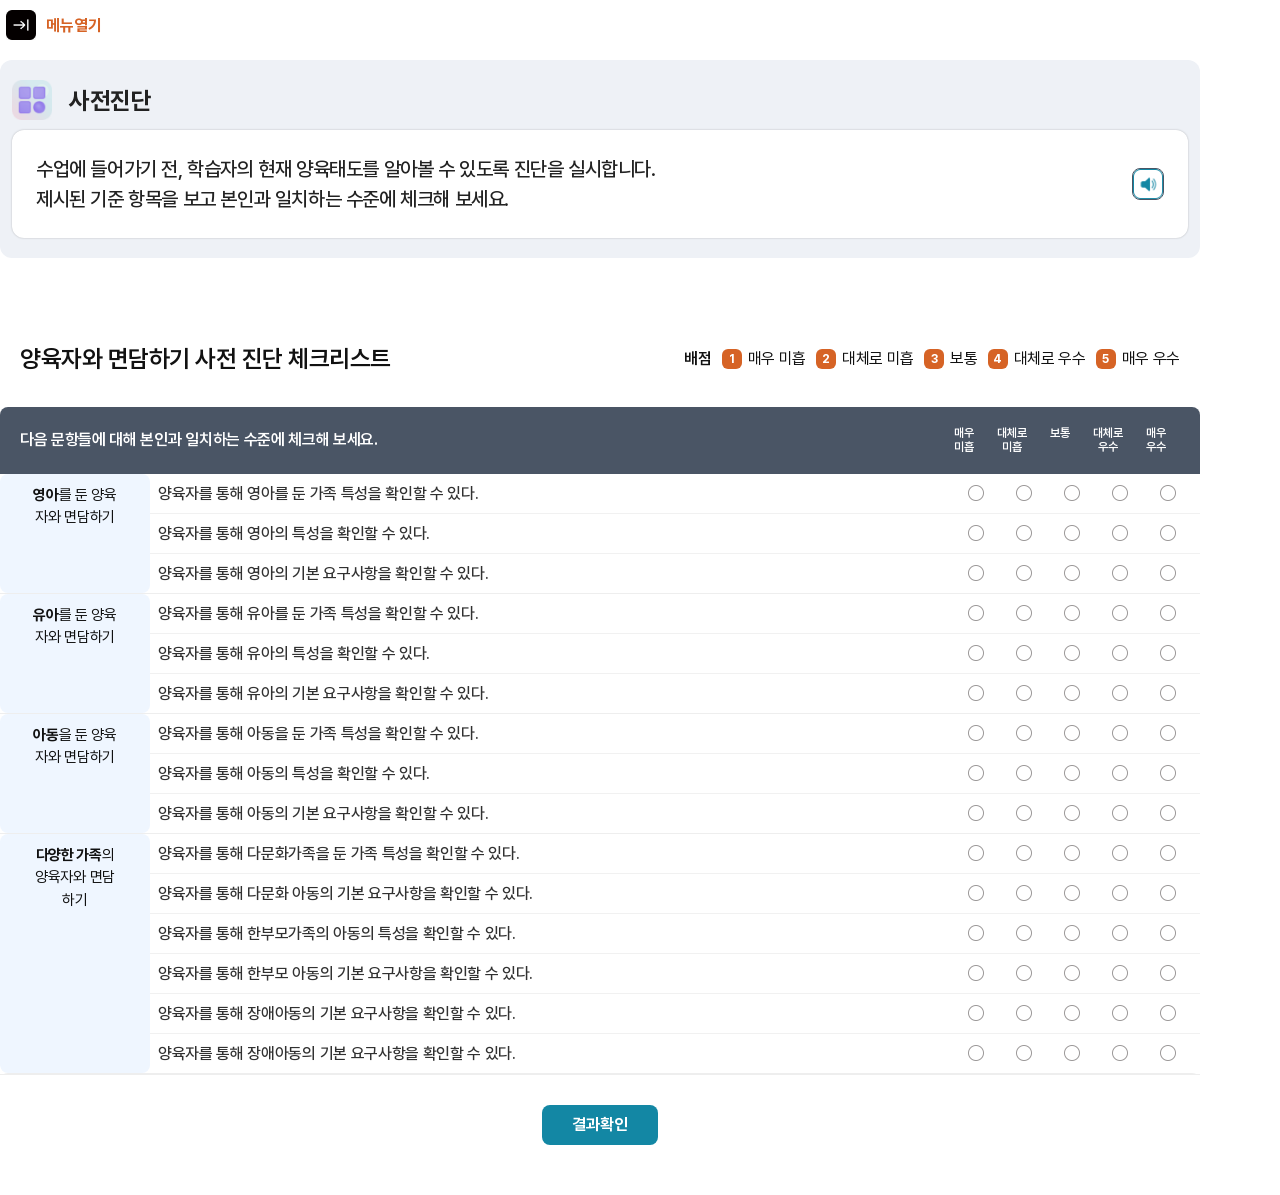
<file: html/index.html>
﻿<!DOCTYPE html>
<html lang="ko">

<head>
	<meta charset="UTF-8" />
	<meta name="viewport" content="width=device-width, initial-scale=1.0" />
	<title>사전진단 - 양육자와 면담하기</title>
	<link rel="stylesheet" href="../css/app.css" />
</head>

<body class="page-0001">

	<div class="bdu-container">
		<div class="bdu-content-head">
			<button type="button" class="bdu-button bdu-button--lnb-open" aria-controls="lnb" aria-expanded="false"
				aria-label="학습 메뉴 열기">
				<span class="bdu-icon bdu-icon--btn-lnb-off" aria-hidden="true"></span>
				<span class="bdu-button__label">메뉴열기</span>
			</button>
		</div>

		<div class="bdu-lnb-overlay" hidden></div>

		<nav id="lnb" class="bdu-lnb bdu-lnb--panel" aria-label="학습 메뉴">
			<div class="bdu-lnb-header">
				<button type="button" class="bdu-button bdu-button--lnb-close" aria-controls="lnb" aria-expanded="false"
					aria-label="학습 메뉴 닫기">
					<span class="bdu-icon bdu-icon--btn-lnb-on" aria-hidden="true"></span>
				</button>
			</div>
			<ul class="bdu-menu-list bdu-menu-list--panel">
				<li class="bdu-menu-item bdu-menu-item--panel bdu-is-active">
					<a href="#page-0001" data-bdu-page="page-0001">
						<span class="bdu-icon bdu-icon--menu1 bdu-icon--menu" aria-hidden="true"></span>
						<span class="bdu-menu-item__label">사전진단</span>
						<span class="bdu-menu-item__arrow" aria-hidden="true"></span>
					</a>
				</li>
				<li class="bdu-menu-item bdu-menu-item--panel">
					<a href="#page-0002" data-bdu-page="page-0002">
						<span class="bdu-icon bdu-icon--menu2 bdu-icon--menu" aria-hidden="true"></span>
						<span class="bdu-menu-item__label">마음열기</span>
						<span class="bdu-menu-item__arrow" aria-hidden="true"></span>
					</a>
				</li>
				<li class="bdu-menu-item bdu-menu-item--panel">
					<a href="#page-0003" data-bdu-page="page-0003">
						<span class="bdu-icon bdu-icon--menu3 bdu-icon--menu" aria-hidden="true"></span>
						<span class="bdu-menu-item__label">학습내용 및 목표</span>
						<span class="bdu-menu-item__arrow" aria-hidden="true"></span>
					</a>
				</li>
				<li class="bdu-menu-item bdu-menu-item--panel">
					<a href="#page-0004" data-bdu-page="page-0004">
						<span class="bdu-icon bdu-icon--menu4 bdu-icon--menu" aria-hidden="true"></span>
						<span class="bdu-menu-item__label">보조영상</span>
						<span class="bdu-menu-item__arrow" aria-hidden="true"></span>
					</a>
				</li>
				<li class="bdu-menu-item bdu-menu-item--panel">
					<a href="#page-0005" data-bdu-page="page-0005">
						<span class="bdu-icon bdu-icon--menu5 bdu-icon--menu" aria-hidden="true"></span>
						<span class="bdu-menu-item__label">기타자료</span>
						<span class="bdu-menu-item__arrow" aria-hidden="true"></span>
					</a>
				</li>
				<li class="bdu-menu-item bdu-menu-item--panel">
					<a href="#page-0006" data-bdu-page="page-0006">
						<span class="bdu-icon bdu-icon--menu6 bdu-icon--menu" aria-hidden="true"></span>
						<span class="bdu-menu-item__label">본학습</span>
					</a>
				</li>
				<li class="bdu-menu-item bdu-menu-item--panel">
					<a href="#page-0007" data-bdu-page="page-0007">
						<span class="bdu-icon bdu-icon--menu7 bdu-icon--menu" aria-hidden="true"></span>
						<span class="bdu-menu-item__label">생각해보기 · 적용하기</span>
					</a>
				</li>
				<li class="bdu-menu-item bdu-menu-item--panel">
					<a href="#page-0008" data-bdu-page="page-0008">
						<span class="bdu-icon bdu-icon--menu8 bdu-icon--menu" aria-hidden="true"></span>
						<span class="bdu-menu-item__label">평가하기</span>
					</a>
				</li>
				<li class="bdu-menu-item bdu-menu-item--panel">
					<a href="#page-0009" data-bdu-page="page-0009">
						<span class="bdu-icon bdu-icon--menu9 bdu-icon--menu" aria-hidden="true"></span>
						<span class="bdu-menu-item__label">학습정리</span>
					</a>
				</li>
				<li class="bdu-menu-item bdu-menu-item--panel">
					<a href="#page-0010" data-bdu-page="page-0010">
						<span class="bdu-icon bdu-icon--menu10 bdu-icon--menu" aria-hidden="true"></span>
						<span class="bdu-menu-item__label">용어사전</span>
					</a>
				</li>
				<li class="bdu-menu-item bdu-menu-item--panel">
					<a href="#page-0011" data-bdu-page="page-0011">
						<span class="bdu-icon bdu-icon--menu11 bdu-icon--menu" aria-hidden="true"></span>
						<span class="bdu-menu-item__label">연관학위논문</span>
					</a>
				</li>
			</ul>
		</nav>

		<main class="bdu-page">
			<!-- 사전진단 -->
			<section class="bdu-section page-0001 bdu-is-active" aria-labelledby="page0001-title">
				<header class="bdu-page-head">
					<div class="bdu-page-head__title-row">
						<span class="bdu-icon bdu-icon--pre-assessment bdu-icon--page-head" aria-hidden="true"></span>
						<h1 id="page0001-title" class="bdu-page-head__title">사전진단</h1>
					</div>
					<div class="bdu-page-head__intro-card">
						<p class="bdu-page-head__intro">
							수업에 들어가기 전, 학습자의 현재 양육태도를 알아볼 수 있도록 진단을 실시합니다.<br>
							제시된 기준 항목을 보고 본인과 일치하는 수준에 체크해 보세요.
						</p>
						<button type="button" class="bdu-button bdu-button--sound-boxed"
							data-bdu-sound="../media/mp3/page-01-06.mp3" aria-pressed="false" aria-label="본문 내용 음성으로 듣기"></button>
					</div>
				</header>

				<div class="bdu-diagnosis">
					<div class="bdu-diagnosis__head">
						<h2 class="bdu-diagnosis__title">양육자와 면담하기 사전 진단 체크리스트</h2>
						<div class="bdu-diagnosis__legend" aria-label="배점 안내">
							<span class="bdu-diagnosis__legend-label">배점</span>
							<ul class="bdu-diagnosis__legend-list">
								<li class="bdu-diagnosis__legend-item"><span class="bdu-diagnosis__legend-num">1</span> 매우 미흡</li>
								<li class="bdu-diagnosis__legend-item"><span class="bdu-diagnosis__legend-num">2</span> 대체로 미흡</li>
								<li class="bdu-diagnosis__legend-item"><span class="bdu-diagnosis__legend-num">3</span> 보통</li>
								<li class="bdu-diagnosis__legend-item"><span class="bdu-diagnosis__legend-num">4</span> 대체로 우수</li>
								<li class="bdu-diagnosis__legend-item"><span class="bdu-diagnosis__legend-num">5</span> 매우 우수</li>
							</ul>
						</div>
					</div>

					<form class="bdu-diagnosis__form" action="#" method="post">
						<div class="bdu-diagnosis__list" aria-describedby="page0001-diagnosis-desc">
							<div class="bdu-diagnosis__head" aria-hidden="true">
								<div>
									<p id="page0001-diagnosis-desc" class="bdu-diagnosis__list-lead">다음 문항들에 대해 본인과 일치하는 수준에 체크해 보세요.</p>
								</div>
								<div>
									<span class="bdu-diagnosis__cols-item"><em>1</em>매우<br>미흡</span>
									<span class="bdu-diagnosis__cols-item"><em>2</em>대체로<br>미흡</span>
									<span class="bdu-diagnosis__cols-item"><em>3</em>보통</span>
									<span class="bdu-diagnosis__cols-item"><em>4</em>대체로<br>우수</span>
									<span class="bdu-diagnosis__cols-item"><em>5</em>매우<br>우수</span>
								</div>
							</div>
							<div class="bdu-diagnosis__group">
								<h3 class="bdu-diagnosis__group-title"><strong>영아</strong>를 둔 양육자와 면담하기</h3>
								<div class="bdu-diagnosis__group-body">
									<fieldset class="bdu-diagnosis__row">
										<div class="bdu-diagnosis__row-text">양육자를 통해 영아를 둔 가족 특성을 확인할 수 있다.</div>
										<div class="bdu-diagnosis__row-options">
											<label class="bdu-diagnosis__option">
												<input type="radio" name="diagnosis-q01" value="1" class="bdu-diagnosis__option-input" aria-label="1점, 매우 미흡" />
												<span class="bdu-diagnosis__option-text" aria-hidden="true"><em>1</em>매우<br>미흡</span>
											</label>
											<label class="bdu-diagnosis__option">
												<input type="radio" name="diagnosis-q01" value="2" class="bdu-diagnosis__option-input" aria-label="2점, 대체로 미흡" />
												<span class="bdu-diagnosis__option-text" aria-hidden="true"><em>2</em>대체로<br>미흡</span>
											</label>
											<label class="bdu-diagnosis__option">
												<input type="radio" name="diagnosis-q01" value="3" class="bdu-diagnosis__option-input" aria-label="3점, 보통" />
												<span class="bdu-diagnosis__option-text" aria-hidden="true"><em>3</em>보통</span>
											</label>
											<label class="bdu-diagnosis__option">
												<input type="radio" name="diagnosis-q01" value="4" class="bdu-diagnosis__option-input" aria-label="4점, 대체로 우수" />
												<span class="bdu-diagnosis__option-text" aria-hidden="true"><em>4</em>대체로<br>우수</span>
											</label>
											<label class="bdu-diagnosis__option">
												<input type="radio" name="diagnosis-q01" value="5" class="bdu-diagnosis__option-input" aria-label="5점, 매우 우수" />
												<span class="bdu-diagnosis__option-text" aria-hidden="true"><em>5</em>매우<br>우수</span>
											</label>
										</div>
									</fieldset>
									<fieldset class="bdu-diagnosis__row">
										<div class="bdu-diagnosis__row-text">양육자를 통해 영아의 특성을 확인할 수 있다.</div>
										<div class="bdu-diagnosis__row-options">
											<label class="bdu-diagnosis__option">
												<input type="radio" name="diagnosis-q02" value="1" class="bdu-diagnosis__option-input" aria-label="1점, 매우 미흡" />
												<span class="bdu-diagnosis__option-text" aria-hidden="true"><em>1</em>매우<br>미흡</span>
											</label>
											<label class="bdu-diagnosis__option">
												<input type="radio" name="diagnosis-q02" value="2" class="bdu-diagnosis__option-input" aria-label="2점, 대체로 미흡" />
												<span class="bdu-diagnosis__option-text" aria-hidden="true"><em>2</em>대체로<br>미흡</span>
											</label>
											<label class="bdu-diagnosis__option">
												<input type="radio" name="diagnosis-q02" value="3" class="bdu-diagnosis__option-input" aria-label="3점, 보통" />
												<span class="bdu-diagnosis__option-text" aria-hidden="true"><em>3</em>보통</span>
											</label>
											<label class="bdu-diagnosis__option">
												<input type="radio" name="diagnosis-q02" value="4" class="bdu-diagnosis__option-input" aria-label="4점, 대체로 우수" />
												<span class="bdu-diagnosis__option-text" aria-hidden="true"><em>4</em>대체로<br>우수</span>
											</label>
											<label class="bdu-diagnosis__option">
												<input type="radio" name="diagnosis-q02" value="5" class="bdu-diagnosis__option-input" aria-label="5점, 매우 우수" />
												<span class="bdu-diagnosis__option-text" aria-hidden="true"><em>5</em>매우<br>우수</span>
											</label>
										</div>
									</fieldset>
									<fieldset class="bdu-diagnosis__row">
										<div class="bdu-diagnosis__row-text">양육자를 통해 영아의 기본 요구사항을 확인할 수 있다.</div>
										<div class="bdu-diagnosis__row-options">
											<label class="bdu-diagnosis__option">
												<input type="radio" name="diagnosis-q03" value="1" class="bdu-diagnosis__option-input" aria-label="1점, 매우 미흡" />
												<span class="bdu-diagnosis__option-text" aria-hidden="true"><em>1</em>매우<br>미흡</span>
											</label>
											<label class="bdu-diagnosis__option">
												<input type="radio" name="diagnosis-q03" value="2" class="bdu-diagnosis__option-input" aria-label="2점, 대체로 미흡" />
												<span class="bdu-diagnosis__option-text" aria-hidden="true"><em>2</em>대체로<br>미흡</span>
											</label>
											<label class="bdu-diagnosis__option">
												<input type="radio" name="diagnosis-q03" value="3" class="bdu-diagnosis__option-input" aria-label="3점, 보통" />
												<span class="bdu-diagnosis__option-text" aria-hidden="true"><em>3</em>보통</span>
											</label>
											<label class="bdu-diagnosis__option">
												<input type="radio" name="diagnosis-q03" value="4" class="bdu-diagnosis__option-input" aria-label="4점, 대체로 우수" />
												<span class="bdu-diagnosis__option-text" aria-hidden="true"><em>4</em>대체로<br>우수</span>
											</label>
											<label class="bdu-diagnosis__option">
												<input type="radio" name="diagnosis-q03" value="5" class="bdu-diagnosis__option-input" aria-label="5점, 매우 우수" />
												<span class="bdu-diagnosis__option-text" aria-hidden="true"><em>5</em>매우<br>우수</span>
											</label>
										</div>
									</fieldset>
								</div>
							</div>
							<div class="bdu-diagnosis__group">
								<h3 class="bdu-diagnosis__group-title"><strong>유아</strong>를 둔 양육자와 면담하기</h3>
								<div class="bdu-diagnosis__group-body">
									<fieldset class="bdu-diagnosis__row">
										<div class="bdu-diagnosis__row-text">양육자를 통해 유아를 둔 가족 특성을 확인할 수 있다.</div>
										<div class="bdu-diagnosis__row-options">
											<label class="bdu-diagnosis__option">
												<input type="radio" name="diagnosis-q04" value="1" class="bdu-diagnosis__option-input" aria-label="1점, 매우 미흡" />
												<span class="bdu-diagnosis__option-text" aria-hidden="true"><em>1</em>매우<br>미흡</span>
											</label>
											<label class="bdu-diagnosis__option">
												<input type="radio" name="diagnosis-q04" value="2" class="bdu-diagnosis__option-input" aria-label="2점, 대체로 미흡" />
												<span class="bdu-diagnosis__option-text" aria-hidden="true"><em>2</em>대체로<br>미흡</span>
											</label>
											<label class="bdu-diagnosis__option">
												<input type="radio" name="diagnosis-q04" value="3" class="bdu-diagnosis__option-input" aria-label="3점, 보통" />
												<span class="bdu-diagnosis__option-text" aria-hidden="true"><em>3</em>보통</span>
											</label>
											<label class="bdu-diagnosis__option">
												<input type="radio" name="diagnosis-q04" value="4" class="bdu-diagnosis__option-input" aria-label="4점, 대체로 우수" />
												<span class="bdu-diagnosis__option-text" aria-hidden="true"><em>4</em>대체로<br>우수</span>
											</label>
											<label class="bdu-diagnosis__option">
												<input type="radio" name="diagnosis-q04" value="5" class="bdu-diagnosis__option-input" aria-label="5점, 매우 우수" />
												<span class="bdu-diagnosis__option-text" aria-hidden="true"><em>5</em>매우<br>우수</span>
											</label>
										</div>
									</fieldset>
									<fieldset class="bdu-diagnosis__row">
										<div class="bdu-diagnosis__row-text">양육자를 통해 유아의 특성을 확인할 수 있다.</div>
										<div class="bdu-diagnosis__row-options">
											<label class="bdu-diagnosis__option">
												<input type="radio" name="diagnosis-q05" value="1" class="bdu-diagnosis__option-input" aria-label="1점, 매우 미흡" />
												<span class="bdu-diagnosis__option-text" aria-hidden="true"><em>1</em>매우<br>미흡</span>
											</label>
											<label class="bdu-diagnosis__option">
												<input type="radio" name="diagnosis-q05" value="2" class="bdu-diagnosis__option-input" aria-label="2점, 대체로 미흡" />
												<span class="bdu-diagnosis__option-text" aria-hidden="true"><em>2</em>대체로<br>미흡</span>
											</label>
											<label class="bdu-diagnosis__option">
												<input type="radio" name="diagnosis-q05" value="3" class="bdu-diagnosis__option-input" aria-label="3점, 보통" />
												<span class="bdu-diagnosis__option-text" aria-hidden="true"><em>3</em>보통</span>
											</label>
											<label class="bdu-diagnosis__option">
												<input type="radio" name="diagnosis-q05" value="4" class="bdu-diagnosis__option-input" aria-label="4점, 대체로 우수" />
												<span class="bdu-diagnosis__option-text" aria-hidden="true"><em>4</em>대체로<br>우수</span>
											</label>
											<label class="bdu-diagnosis__option">
												<input type="radio" name="diagnosis-q05" value="5" class="bdu-diagnosis__option-input" aria-label="5점, 매우 우수" />
												<span class="bdu-diagnosis__option-text" aria-hidden="true"><em>5</em>매우<br>우수</span>
											</label>
										</div>
									</fieldset>
									<fieldset class="bdu-diagnosis__row">
										<div class="bdu-diagnosis__row-text">양육자를 통해 유아의 기본 요구사항을 확인할 수 있다.</div>
										<div class="bdu-diagnosis__row-options">
											<label class="bdu-diagnosis__option">
												<input type="radio" name="diagnosis-q06" value="1" class="bdu-diagnosis__option-input" aria-label="1점, 매우 미흡" />
												<span class="bdu-diagnosis__option-text" aria-hidden="true"><em>1</em>매우<br>미흡</span>
											</label>
											<label class="bdu-diagnosis__option">
												<input type="radio" name="diagnosis-q06" value="2" class="bdu-diagnosis__option-input" aria-label="2점, 대체로 미흡" />
												<span class="bdu-diagnosis__option-text" aria-hidden="true"><em>2</em>대체로<br>미흡</span>
											</label>
											<label class="bdu-diagnosis__option">
												<input type="radio" name="diagnosis-q06" value="3" class="bdu-diagnosis__option-input" aria-label="3점, 보통" />
												<span class="bdu-diagnosis__option-text" aria-hidden="true"><em>3</em>보통</span>
											</label>
											<label class="bdu-diagnosis__option">
												<input type="radio" name="diagnosis-q06" value="4" class="bdu-diagnosis__option-input" aria-label="4점, 대체로 우수" />
												<span class="bdu-diagnosis__option-text" aria-hidden="true"><em>4</em>대체로<br>우수</span>
											</label>
											<label class="bdu-diagnosis__option">
												<input type="radio" name="diagnosis-q06" value="5" class="bdu-diagnosis__option-input" aria-label="5점, 매우 우수" />
												<span class="bdu-diagnosis__option-text" aria-hidden="true"><em>5</em>매우<br>우수</span>
											</label>
										</div>
									</fieldset>
								</div>
							</div>
							<div class="bdu-diagnosis__group">
								<h3 class="bdu-diagnosis__group-title"><strong>아동</strong>을 둔 양육자와 면담하기</h3>
								<div class="bdu-diagnosis__group-body">
									<fieldset class="bdu-diagnosis__row">
										<div class="bdu-diagnosis__row-text">양육자를 통해 아동을 둔 가족 특성을 확인할 수 있다.</div>
										<div class="bdu-diagnosis__row-options">
											<label class="bdu-diagnosis__option">
												<input type="radio" name="diagnosis-q07" value="1" class="bdu-diagnosis__option-input" aria-label="1점, 매우 미흡" />
												<span class="bdu-diagnosis__option-text" aria-hidden="true"><em>1</em>매우<br>미흡</span>
											</label>
											<label class="bdu-diagnosis__option">
												<input type="radio" name="diagnosis-q07" value="2" class="bdu-diagnosis__option-input" aria-label="2점, 대체로 미흡" />
												<span class="bdu-diagnosis__option-text" aria-hidden="true"><em>2</em>대체로<br>미흡</span>
											</label>
											<label class="bdu-diagnosis__option">
												<input type="radio" name="diagnosis-q07" value="3" class="bdu-diagnosis__option-input" aria-label="3점, 보통" />
												<span class="bdu-diagnosis__option-text" aria-hidden="true"><em>3</em>보통</span>
											</label>
											<label class="bdu-diagnosis__option">
												<input type="radio" name="diagnosis-q07" value="4" class="bdu-diagnosis__option-input" aria-label="4점, 대체로 우수" />
												<span class="bdu-diagnosis__option-text" aria-hidden="true"><em>4</em>대체로<br>우수</span>
											</label>
											<label class="bdu-diagnosis__option">
												<input type="radio" name="diagnosis-q07" value="5" class="bdu-diagnosis__option-input" aria-label="5점, 매우 우수" />
												<span class="bdu-diagnosis__option-text" aria-hidden="true"><em>5</em>매우<br>우수</span>
											</label>
										</div>
									</fieldset>
									<fieldset class="bdu-diagnosis__row">
										<div class="bdu-diagnosis__row-text">양육자를 통해 아동의 특성을 확인할 수 있다.</div>
										<div class="bdu-diagnosis__row-options">
											<label class="bdu-diagnosis__option">
												<input type="radio" name="diagnosis-q08" value="1" class="bdu-diagnosis__option-input" aria-label="1점, 매우 미흡" />
												<span class="bdu-diagnosis__option-text" aria-hidden="true"><em>1</em>매우<br>미흡</span>
											</label>
											<label class="bdu-diagnosis__option">
												<input type="radio" name="diagnosis-q08" value="2" class="bdu-diagnosis__option-input" aria-label="2점, 대체로 미흡" />
												<span class="bdu-diagnosis__option-text" aria-hidden="true"><em>2</em>대체로<br>미흡</span>
											</label>
											<label class="bdu-diagnosis__option">
												<input type="radio" name="diagnosis-q08" value="3" class="bdu-diagnosis__option-input" aria-label="3점, 보통" />
												<span class="bdu-diagnosis__option-text" aria-hidden="true"><em>3</em>보통</span>
											</label>
											<label class="bdu-diagnosis__option">
												<input type="radio" name="diagnosis-q08" value="4" class="bdu-diagnosis__option-input" aria-label="4점, 대체로 우수" />
												<span class="bdu-diagnosis__option-text" aria-hidden="true"><em>4</em>대체로<br>우수</span>
											</label>
											<label class="bdu-diagnosis__option">
												<input type="radio" name="diagnosis-q08" value="5" class="bdu-diagnosis__option-input" aria-label="5점, 매우 우수" />
												<span class="bdu-diagnosis__option-text" aria-hidden="true"><em>5</em>매우<br>우수</span>
											</label>
										</div>
									</fieldset>
									<fieldset class="bdu-diagnosis__row">
										<div class="bdu-diagnosis__row-text">양육자를 통해 아동의 기본 요구사항을 확인할 수 있다.</div>
										<div class="bdu-diagnosis__row-options">
											<label class="bdu-diagnosis__option">
												<input type="radio" name="diagnosis-q09" value="1" class="bdu-diagnosis__option-input" aria-label="1점, 매우 미흡" />
												<span class="bdu-diagnosis__option-text" aria-hidden="true"><em>1</em>매우<br>미흡</span>
											</label>
											<label class="bdu-diagnosis__option">
												<input type="radio" name="diagnosis-q09" value="2" class="bdu-diagnosis__option-input" aria-label="2점, 대체로 미흡" />
												<span class="bdu-diagnosis__option-text" aria-hidden="true"><em>2</em>대체로<br>미흡</span>
											</label>
											<label class="bdu-diagnosis__option">
												<input type="radio" name="diagnosis-q09" value="3" class="bdu-diagnosis__option-input" aria-label="3점, 보통" />
												<span class="bdu-diagnosis__option-text" aria-hidden="true"><em>3</em>보통</span>
											</label>
											<label class="bdu-diagnosis__option">
												<input type="radio" name="diagnosis-q09" value="4" class="bdu-diagnosis__option-input" aria-label="4점, 대체로 우수" />
												<span class="bdu-diagnosis__option-text" aria-hidden="true"><em>4</em>대체로<br>우수</span>
											</label>
											<label class="bdu-diagnosis__option">
												<input type="radio" name="diagnosis-q09" value="5" class="bdu-diagnosis__option-input" aria-label="5점, 매우 우수" />
												<span class="bdu-diagnosis__option-text" aria-hidden="true"><em>5</em>매우<br>우수</span>
											</label>
										</div>
									</fieldset>
								</div>
							</div>
							<div class="bdu-diagnosis__group">
								<h3 class="bdu-diagnosis__group-title"><strong>다양한 가족</strong>의 양육자와 면담하기</h3>
								<div class="bdu-diagnosis__group-body">
									<fieldset class="bdu-diagnosis__row">
										<div class="bdu-diagnosis__row-text">양육자를 통해 다문화가족을 둔 가족 특성을 확인할 수 있다.</div>
										<div class="bdu-diagnosis__row-options">
											<label class="bdu-diagnosis__option">
												<input type="radio" name="diagnosis-q10" value="1" class="bdu-diagnosis__option-input" aria-label="1점, 매우 미흡" />
												<span class="bdu-diagnosis__option-text" aria-hidden="true"><em>1</em>매우<br>미흡</span>
											</label>
											<label class="bdu-diagnosis__option">
												<input type="radio" name="diagnosis-q10" value="2" class="bdu-diagnosis__option-input" aria-label="2점, 대체로 미흡" />
												<span class="bdu-diagnosis__option-text" aria-hidden="true"><em>2</em>대체로<br>미흡</span>
											</label>
											<label class="bdu-diagnosis__option">
												<input type="radio" name="diagnosis-q10" value="3" class="bdu-diagnosis__option-input" aria-label="3점, 보통" />
												<span class="bdu-diagnosis__option-text" aria-hidden="true"><em>3</em>보통</span>
											</label>
											<label class="bdu-diagnosis__option">
												<input type="radio" name="diagnosis-q10" value="4" class="bdu-diagnosis__option-input" aria-label="4점, 대체로 우수" />
												<span class="bdu-diagnosis__option-text" aria-hidden="true"><em>4</em>대체로<br>우수</span>
											</label>
											<label class="bdu-diagnosis__option">
												<input type="radio" name="diagnosis-q10" value="5" class="bdu-diagnosis__option-input" aria-label="5점, 매우 우수" />
												<span class="bdu-diagnosis__option-text" aria-hidden="true"><em>5</em>매우<br>우수</span>
											</label>
										</div>
									</fieldset>
									<fieldset class="bdu-diagnosis__row">
										<div class="bdu-diagnosis__row-text">양육자를 통해 다문화 아동의 기본 요구사항을 확인할 수 있다.</div>
										<div class="bdu-diagnosis__row-options">
											<label class="bdu-diagnosis__option">
												<input type="radio" name="diagnosis-q11" value="1" class="bdu-diagnosis__option-input" aria-label="1점, 매우 미흡" />
												<span class="bdu-diagnosis__option-text" aria-hidden="true"><em>1</em>매우<br>미흡</span>
											</label>
											<label class="bdu-diagnosis__option">
												<input type="radio" name="diagnosis-q11" value="2" class="bdu-diagnosis__option-input" aria-label="2점, 대체로 미흡" />
												<span class="bdu-diagnosis__option-text" aria-hidden="true"><em>2</em>대체로<br>미흡</span>
											</label>
											<label class="bdu-diagnosis__option">
												<input type="radio" name="diagnosis-q11" value="3" class="bdu-diagnosis__option-input" aria-label="3점, 보통" />
												<span class="bdu-diagnosis__option-text" aria-hidden="true"><em>3</em>보통</span>
											</label>
											<label class="bdu-diagnosis__option">
												<input type="radio" name="diagnosis-q11" value="4" class="bdu-diagnosis__option-input" aria-label="4점, 대체로 우수" />
												<span class="bdu-diagnosis__option-text" aria-hidden="true"><em>4</em>대체로<br>우수</span>
											</label>
											<label class="bdu-diagnosis__option">
												<input type="radio" name="diagnosis-q11" value="5" class="bdu-diagnosis__option-input" aria-label="5점, 매우 우수" />
												<span class="bdu-diagnosis__option-text" aria-hidden="true"><em>5</em>매우<br>우수</span>
											</label>
										</div>
									</fieldset>
									<fieldset class="bdu-diagnosis__row">
										<div class="bdu-diagnosis__row-text">양육자를 통해 한부모가족의 아동의 특성을 확인할 수 있다.</div>
										<div class="bdu-diagnosis__row-options">
											<label class="bdu-diagnosis__option">
												<input type="radio" name="diagnosis-q12" value="1" class="bdu-diagnosis__option-input" aria-label="1점, 매우 미흡" />
												<span class="bdu-diagnosis__option-text" aria-hidden="true"><em>1</em>매우<br>미흡</span>
											</label>
											<label class="bdu-diagnosis__option">
												<input type="radio" name="diagnosis-q12" value="2" class="bdu-diagnosis__option-input" aria-label="2점, 대체로 미흡" />
												<span class="bdu-diagnosis__option-text" aria-hidden="true"><em>2</em>대체로<br>미흡</span>
											</label>
											<label class="bdu-diagnosis__option">
												<input type="radio" name="diagnosis-q12" value="3" class="bdu-diagnosis__option-input" aria-label="3점, 보통" />
												<span class="bdu-diagnosis__option-text" aria-hidden="true"><em>3</em>보통</span>
											</label>
											<label class="bdu-diagnosis__option">
												<input type="radio" name="diagnosis-q12" value="4" class="bdu-diagnosis__option-input" aria-label="4점, 대체로 우수" />
												<span class="bdu-diagnosis__option-text" aria-hidden="true"><em>4</em>대체로<br>우수</span>
											</label>
											<label class="bdu-diagnosis__option">
												<input type="radio" name="diagnosis-q12" value="5" class="bdu-diagnosis__option-input" aria-label="5점, 매우 우수" />
												<span class="bdu-diagnosis__option-text" aria-hidden="true"><em>5</em>매우<br>우수</span>
											</label>
										</div>
									</fieldset>
									<fieldset class="bdu-diagnosis__row">
										<div class="bdu-diagnosis__row-text">양육자를 통해 한부모 아동의 기본 요구사항을 확인할 수 있다.</div>
										<div class="bdu-diagnosis__row-options">
											<label class="bdu-diagnosis__option">
												<input type="radio" name="diagnosis-q13" value="1" class="bdu-diagnosis__option-input" aria-label="1점, 매우 미흡" />
												<span class="bdu-diagnosis__option-text" aria-hidden="true"><em>1</em>매우<br>미흡</span>
											</label>
											<label class="bdu-diagnosis__option">
												<input type="radio" name="diagnosis-q13" value="2" class="bdu-diagnosis__option-input" aria-label="2점, 대체로 미흡" />
												<span class="bdu-diagnosis__option-text" aria-hidden="true"><em>2</em>대체로<br>미흡</span>
											</label>
											<label class="bdu-diagnosis__option">
												<input type="radio" name="diagnosis-q13" value="3" class="bdu-diagnosis__option-input" aria-label="3점, 보통" />
												<span class="bdu-diagnosis__option-text" aria-hidden="true"><em>3</em>보통</span>
											</label>
											<label class="bdu-diagnosis__option">
												<input type="radio" name="diagnosis-q13" value="4" class="bdu-diagnosis__option-input" aria-label="4점, 대체로 우수" />
												<span class="bdu-diagnosis__option-text" aria-hidden="true"><em>4</em>대체로<br>우수</span>
											</label>
											<label class="bdu-diagnosis__option">
												<input type="radio" name="diagnosis-q13" value="5" class="bdu-diagnosis__option-input" aria-label="5점, 매우 우수" />
												<span class="bdu-diagnosis__option-text" aria-hidden="true"><em>5</em>매우<br>우수</span>
											</label>
										</div>
									</fieldset>
									<fieldset class="bdu-diagnosis__row">
										<div class="bdu-diagnosis__row-text">양육자를 통해 장애아동의 기본 요구사항을 확인할 수 있다.</div>
										<div class="bdu-diagnosis__row-options">
											<label class="bdu-diagnosis__option">
												<input type="radio" name="diagnosis-q14" value="1" class="bdu-diagnosis__option-input" aria-label="1점, 매우 미흡" />
												<span class="bdu-diagnosis__option-text" aria-hidden="true"><em>1</em>매우<br>미흡</span>
											</label>
											<label class="bdu-diagnosis__option">
												<input type="radio" name="diagnosis-q14" value="2" class="bdu-diagnosis__option-input" aria-label="2점, 대체로 미흡" />
												<span class="bdu-diagnosis__option-text" aria-hidden="true"><em>2</em>대체로<br>미흡</span>
											</label>
											<label class="bdu-diagnosis__option">
												<input type="radio" name="diagnosis-q14" value="3" class="bdu-diagnosis__option-input" aria-label="3점, 보통" />
												<span class="bdu-diagnosis__option-text" aria-hidden="true"><em>3</em>보통</span>
											</label>
											<label class="bdu-diagnosis__option">
												<input type="radio" name="diagnosis-q14" value="4" class="bdu-diagnosis__option-input" aria-label="4점, 대체로 우수" />
												<span class="bdu-diagnosis__option-text" aria-hidden="true"><em>4</em>대체로<br>우수</span>
											</label>
											<label class="bdu-diagnosis__option">
												<input type="radio" name="diagnosis-q14" value="5" class="bdu-diagnosis__option-input" aria-label="5점, 매우 우수" />
												<span class="bdu-diagnosis__option-text" aria-hidden="true"><em>5</em>매우<br>우수</span>
											</label>
										</div>
									</fieldset>
									<fieldset class="bdu-diagnosis__row">
										<div class="bdu-diagnosis__row-text">양육자를 통해 장애아동의 기본 요구사항을 확인할 수 있다.</div>
										<div class="bdu-diagnosis__row-options">
											<label class="bdu-diagnosis__option">
												<input type="radio" name="diagnosis-q15" value="1" class="bdu-diagnosis__option-input" aria-label="1점, 매우 미흡" />
												<span class="bdu-diagnosis__option-text" aria-hidden="true"><em>1</em>매우<br>미흡</span>
											</label>
											<label class="bdu-diagnosis__option">
												<input type="radio" name="diagnosis-q15" value="2" class="bdu-diagnosis__option-input" aria-label="2점, 대체로 미흡" />
												<span class="bdu-diagnosis__option-text" aria-hidden="true"><em>2</em>대체로<br>미흡</span>
											</label>
											<label class="bdu-diagnosis__option">
												<input type="radio" name="diagnosis-q15" value="3" class="bdu-diagnosis__option-input" aria-label="3점, 보통" />
												<span class="bdu-diagnosis__option-text" aria-hidden="true"><em>3</em>보통</span>
											</label>
											<label class="bdu-diagnosis__option">
												<input type="radio" name="diagnosis-q15" value="4" class="bdu-diagnosis__option-input" aria-label="4점, 대체로 우수" />
												<span class="bdu-diagnosis__option-text" aria-hidden="true"><em>4</em>대체로<br>우수</span>
											</label>
											<label class="bdu-diagnosis__option">
												<input type="radio" name="diagnosis-q15" value="5" class="bdu-diagnosis__option-input" aria-label="5점, 매우 우수" />
												<span class="bdu-diagnosis__option-text" aria-hidden="true"><em>5</em>매우<br>우수</span>
											</label>
										</div>
									</fieldset>
								</div>
							</div>
						</div>

						<div class="bdu-diagnosis__actions">
							<button type="button" class="bdu-button bdu-button--result">결과확인</button>
						</div>
					</form>

					<div class="bdu-diagnosis-result" hidden aria-live="polite">
						<h2 class="bdu-diagnosis-result__header">사전 진단 결과</h2>
						<div class="bdu-diagnosis-result__body">
							<p class="bdu-diagnosis-result__score-line">
								<strong class="bdu-diagnosis-mark">양육태도</strong>에 대한 진단 결과 점수는
								<strong class="bdu-diagnosis-result__score">0</strong>점 입니다.
							</p>
							<p class="bdu-diagnosis-result__desc">
								애정점수가 높으면 애정적인 양육태도를 가졌음을 의미합니다. 점수가 낮은 항목에 대해서는 더 노력하실 필요가 있습니다.<br>
								8주 1강에서 사후 점검이 있을 예정입니다. 사전 진단과 사후 점검을 나중에 비교해 보세요.
							</p>
						</div>
					</div>
				</div>
			</section>

			<!-- 마음열기 -->
			<section class="bdu-section page-0002 bdu-is-active" aria-labelledby="page0002-title">
				<header class="bdu-page-head">
					<div class="bdu-page-head__title-row">
						<span class="bdu-icon bdu-icon--warm-up bdu-icon--page-head" aria-hidden="true"></span>
						<h1 id="page0002-title" class="bdu-page-head__title">마음열기</h1>
					</div>
					<div class="bdu-page-head__intro-card">
						<p class="bdu-page-head__intro">
							학습에 들어가기 전, 다음 내용에 대해 생각해 봅시다.
						</p>
						<button type="button" class="bdu-button bdu-button--sound-boxed"
							data-bdu-sound="../media/mp3/page-01-01.mp3" aria-pressed="false" aria-label="본문 내용 음성으로 듣기"></button>
					</div>
				</header>

				<div class="bdu-warmup">
					<ul class="bdu-warmup__list">
						<li class="bdu-warmup__item">
							<span class="bdu-warmup__icon bdu-icon bdu-icon--container" aria-hidden="true"></span>
							<p class="bdu-warmup__text"><strong class="bdu-warmup__num">Q1.</strong> 여러분이 생각하는 건강한 상태란?</p>
						</li>
						<li class="bdu-warmup__item">
							<span class="bdu-warmup__icon bdu-icon bdu-icon--container-1" aria-hidden="true"></span>
							<p class="bdu-warmup__text"><strong class="bdu-warmup__num">Q2.</strong> 신체 및 정신적으로 편안하고 문제가 없는 상태인지 한번 체크를 해보시기 바랍니다.</p>
						</li>
						<li class="bdu-warmup__item">
							<span class="bdu-warmup__icon bdu-icon bdu-icon--container-2" aria-hidden="true"></span>
							<p class="bdu-warmup__text"><strong class="bdu-warmup__num">Q3.</strong> 학습자분들이 생각하는 우리아이의 건강상태는?</p>
						</li>
					</ul>
				</div>
			</section>
			
			<!-- 학습내용 및 목표 -->
			<section class="bdu-section page-0003 bdu-is-active" aria-labelledby="page0003-title">
				<header class="bdu-page-head">
					<div class="bdu-page-head__title-row">
						<span class="bdu-icon bdu-icon--learning-objectives bdu-icon--page-head" aria-hidden="true"></span>
						<h1 id="page0003-title" class="bdu-page-head__title">학습내용 및 목표</h1>
					</div>
					<div class="bdu-page-head__intro-card">
						<p class="bdu-page-head__intro">
							이번 시간의 학습내용과 목표를 살펴본 후, 학습을 시작하시기 바랍니다.
						</p>
						<button type="button" class="bdu-button bdu-button--sound-boxed"
							data-bdu-sound="../media/mp3/page-01-02.mp3" aria-pressed="false" aria-label="본문 내용 음성으로 듣기"></button>
					</div>
				</header>

				<div class="bdu-overview">
					<article class="bdu-overview__card">
						<div class="bdu-overview__head">
							<span class="bdu-overview__icon bdu-icon bdu-icon--tit-note" aria-hidden="true"></span>
							<p class="bdu-overview__head-label">학습내용</p>
						</div>
						<ul class="bdu-overview__list" aria-label="학습내용 목록">
							<li class="bdu-overview__item">
								<span class="bdu-overview__item-icon bdu-overview__item-icon--video bdu-icon bdu-icon--list-video"
									aria-hidden="true"></span>
								<p class="bdu-overview__text">건강의 개념</p>
							</li>
							<li class="bdu-overview__item">
								<span class="bdu-overview__item-icon bdu-overview__item-icon--video bdu-icon bdu-icon--list-video"
									aria-hidden="true"></span>
								<p class="bdu-overview__text">유아건강의 중요성</p>
							</li>
							<li class="bdu-overview__item">
								<span class="bdu-overview__item-icon bdu-overview__item-icon--video bdu-icon bdu-icon--list-video"
									aria-hidden="true"></span>
								<p class="bdu-overview__text">유아건강 교육에 대한 교사의 역할</p>
							</li>
						</ul>
					</article>

					<article class="bdu-overview__card">
						<div class="bdu-overview__head">
							<span class="bdu-overview__icon bdu-icon bdu-icon--tit-goal" aria-hidden="true"></span>
							<p class="bdu-overview__head-label">학습목표</p>
						</div>
						<ul class="bdu-overview__list" aria-label="학습목표 목록">
							<li class="bdu-overview__item">
								<span class="bdu-overview__item-icon bdu-overview__item-icon--goal bdu-icon bdu-icon--square-check"
									aria-hidden="true"></span>
								<p class="bdu-overview__text">건강의 개념 및 유아기 건강의 중요성에 대해 설명할 수 있다.</p>
							</li>
							<li class="bdu-overview__item">
								<span class="bdu-overview__item-icon bdu-overview__item-icon--goal bdu-icon bdu-icon--square-check"
									aria-hidden="true"></span>
								<p class="bdu-overview__text">유아건강교육에 대한 교사자의 역할에 대해 작성할 수 있다.</p>
							</li>
						</ul>
					</article>
				</div>
			</section>

			<!-- 보조영상 -->
			<section class="bdu-section page-0004 bdu-is-active" aria-labelledby="page0004-title">
				<header class="bdu-page-head">
					<div class="bdu-page-head__title-row">
						<span class="bdu-icon bdu-icon--supplementary-video bdu-icon--page-head" aria-hidden="true"></span>
						<h1 id="page0004-title" class="bdu-page-head__title">보조영상</h1>
					</div>
					<div class="bdu-page-head__intro-card">
						<p class="bdu-page-head__intro">
							수업에 들어가기 전, 학습자의 현재 양육태도를 알아볼 수 있도록 진단을 실시합니다.<br>
							제시된 기준 항목을 보고 본인과 일치하는 수준에 체크해 보세요.
						</p>
						<button type="button" class="bdu-button bdu-button--sound-boxed"
							data-bdu-sound="../media/mp3/page-01-06.mp3" aria-pressed="false" aria-label="본문 내용 음성으로 듣기"></button>
					</div>
				</header>

				<div class="bdu-sup-video">
					<h2 class="bdu-sup-video__heading">
						<span class="bdu-sup-video__heading-icon bdu-icon bdu-icon--tit-video" aria-hidden="true"></span>
						신중년의 품격, 세상을 더 풍요롭고 가치있게
					</h2>

					<figure class="bdu-sup-video__player">
						<div class="bdu-sup-video__embed">
							<iframe
								src="https://www.youtube.com/embed/fIcAEQGrVQk?si=3g-mFxghEGip4G0X"
								title="신중년의 품격, 세상을 더 풍요롭고 가치있게"
								allow="accelerometer; autoplay; clipboard-write; encrypted-media; gyroscope; picture-in-picture; web-share"
								referrerpolicy="strict-origin-when-cross-origin"
								allowfullscreen></iframe>
						</div>
						<figcaption class="bdu-sup-video__source">
							<span class="bdu-sup-video__source-badge">출처</span>
							<span class="bdu-sup-video__source-text">학술연구정보서비스</span>
						</figcaption>
					</figure>
				</div>
			</section>
			
			<!-- 기타자료 -->
			<section class="bdu-section page-0005 bdu-is-active" aria-labelledby="page0005-title">
				<header class="bdu-page-head">
					<div class="bdu-page-head__title-row">
						<span class="bdu-icon bdu-icon--additional-resources bdu-icon--page-head" aria-hidden="true"></span>
						<h1 id="page0005-title" class="bdu-page-head__title">기타자료</h1>
					</div>
					<div class="bdu-page-head__intro-card">
						<p class="bdu-page-head__intro">
							학습과 관련된 기타 자료를 확인해 봅시다.
						</p>
						<button type="button" class="bdu-button bdu-button--sound-boxed"
							data-bdu-sound="../media/mp3/page-01-06.mp3" aria-pressed="false" aria-label="본문 내용 음성으로 듣기"></button>
					</div>
				</header>

				<article class="bdu-board">
					<header class="bdu-board__head">
						<h2 class="bdu-board__title">
							&ldquo;유보통합 과정서 어린이집 현실·전문성 훼손돼선 안 된다&rdquo;
						</h2>
						<p class="bdu-board__source">
							<span class="bdu-board__source-badge">출처</span>
							<span class="bdu-board__source-text">베이비 뉴스 기자</span>
						</p>
					</header>

					<div class="bdu-board__body">
						<p>
							텍스트 기사내용 텍스트 기사내용 텍스트 기사내용 텍스트 기사내용 텍스트 기사내용 텍스트 기사내용 텍스트 기사내용 텍스트
							기사내용 텍스트 기사내용 텍스트 기사내용 텍스트 기사내용 텍스트 기사내용 텍스트 기사내용 텍스트 기사내용 텍스트
						</p>
						<p>
							기사내용 텍스트 기사내용 텍스트 기사내용 텍스트 기사내용 텍스트 기사내용 텍스트 기사내용 텍스트 기사내용 텍스트
							기사내용 텍스트 기사내용 텍스트 기사내용 텍스트 기사내용 텍스트 기사내용 텍스트 기사내용 텍스트
						</p>
					</div>
				</article>
			</section>

			<!-- 본학습 -->
			<section class="bdu-section page-0006 bdu-is-active" aria-labelledby="page0006-title">

				<header class="bdu-page-head">
					<div class="bdu-page-head__title-row">
						<span class="bdu-icon bdu-icon--additional-resources bdu-icon--page-head" aria-hidden="true"></span>
						<h1 id="page0005-title" class="bdu-page-head__title">본학습</h1>
					</div>
				</header>

				<figure class="bdu-lecture">
					<div class="bdu-lecture__frame">
						<video id="bdu-lecture-video" class="video-js vjs-big-play-centered" controls preload="metadata"
							playsinline
							title="본학습 강의 영상: 서울디지털대학교 부동산학과 최숙경"
							poster="">
							<source
								src="../media/mp4/Saturn_rings_rotate_shooting_stars_349e018d13%20(1).mp4"
								type="video/mp4" />
							<p class="vjs-no-js">
								동영상을 재생하려면 JavaScript를 활성화하고
								<a href="https://videojs.com/html5-video-support/" target="_blank" rel="noopener noreferrer">HTML5
									동영상을 지원하는 브라우저</a>를 사용해 주세요.
							</p>
						</video>
					</div>
					<figcaption class="bdu-lecture__caption">
						서울디지털대학교 부동산학과 최숙경 입니다. 신중년의 품격, 세상을 더 풍요롭고
					</figcaption>
				</figure>
			</section>

			<!-- 적용하기 -->
			<section class="bdu-section page-0007 bdu-is-active" aria-labelledby="page0007-title">
				<header class="bdu-page-head">
					<div class="bdu-page-head__title-row">
						<span class="bdu-icon bdu-icon--apply bdu-icon--page-head" aria-hidden="true"></span>
						<h1 id="page0006-title" class="bdu-page-head__title">적용하기</h1>
					</div>
					<div class="bdu-page-head__intro-card">
						<p class="bdu-page-head__intro">
							학습한 내용을 바탕으로 생활에 적용해 봅시다.
						</p>
						<button type="button" class="bdu-button bdu-button--sound-boxed"
							data-bdu-sound="../media/mp3/page-01-06.mp3" aria-pressed="false" aria-label="본문 내용 음성으로 듣기"></button>
					</div>
				</header>

				<div class="bdu-apply">
					<p class="bdu-apply__prompt">
						영아기의 여러 가지 행동이 운동능력의 세부항목 중<br>
						어디에 속하는지 작성해 봅시다.
					</p>

					<form class="bdu-apply__form" action="#" method="post">
						<label for="page0006-answer" class="bdu-visually-hidden">답변 작성</label>
						<textarea id="page0006-answer" class="bdu-apply__textarea" name="answer" rows="8"
							placeholder="글을 작성해 보세요"></textarea>

						<div class="bdu-apply__actions">
							<button type="submit" class="bdu-button bdu-apply__submit">저장하기</button>
						</div>
					</form>
				</div>
			</section>

			<!-- 평가하기 -->
			<section class="bdu-section page-0008 bdu-is-active" aria-labelledby="page0008-title">
				<header class="bdu-page-head">
					<div class="bdu-page-head__title-row">
						<span class="bdu-icon bdu-icon--evaluation bdu-icon--page-head" aria-hidden="true"></span>
						<h1 id="page0008-title" class="bdu-page-head__title">평가하기</h1>
					</div>
					<div class="bdu-page-head__intro-card">
						<p class="bdu-page-head__intro">
							학습한 내용을 바탕으로 생활에 적용해 봅시다.
						</p>
						<button type="button" class="bdu-button bdu-button--sound-boxed"
							data-bdu-sound="../media/mp3/page-01-06.mp3" aria-pressed="false" aria-label="본문 내용 음성으로 듣기"></button>
					</div>
				</header>

				<div class="bdu-quiz-tabs" role="tablist" aria-label="문제 번호">
					<button type="button" class="bdu-quiz-tabs__btn bdu-is-active" role="tab" id="quiz-tab-1"
						aria-selected="true" aria-controls="quiz-panel-1" tabindex="0">1</button>
					<button type="button" class="bdu-quiz-tabs__btn" role="tab" id="quiz-tab-2"
						aria-selected="false" aria-controls="quiz-panel-2" tabindex="-1">2</button>
					<button type="button" class="bdu-quiz-tabs__btn" role="tab" id="quiz-tab-3"
						aria-selected="false" aria-controls="quiz-panel-3" tabindex="-1">3</button>
					<button type="button" class="bdu-quiz-tabs__btn" role="tab" id="quiz-tab-4"
						aria-selected="false" aria-controls="quiz-panel-4" tabindex="-1">4</button>
					<button type="button" class="bdu-quiz-tabs__btn" role="tab" id="quiz-tab-5"
						aria-selected="false" aria-controls="quiz-panel-5" tabindex="-1">5</button>
				</div>

				<div class="bdu-quiz">
					<div id="quiz-panel-1" class="bdu-quiz-panel bdu-is-active" role="tabpanel"
						aria-labelledby="quiz-tab-1"
						data-quiz-answer="x"
						data-quiz-explain="영아교사는 양육자로서 역할이 강조되며 유아교사는 영아교사에 비해 더 전문적인 역할을 필요로 합니다.">
						<p class="bdu-quiz-panel__question">
							대체로 영아교사는 유아교사에 비해 더 전문적인 역할을 필요로 한다.
						</p>
						<fieldset class="bdu-quiz-ox">
							<legend class="bdu-visually-hidden">Q1 정답 선택</legend>
							<ul class="bdu-quiz-ox__list">
								<li>
									<label class="bdu-quiz-ox__label">
										<input type="radio" name="quiz-q1" value="o" />
										<span class="bdu-visually-hidden">O (맞음)</span>
										<img src="../images/common/img_o_off.svg" alt="" class="bdu-quiz-ox__img bdu-quiz-ox__img--off" />
										<img src="../images/common/img_o_on.svg" alt="" class="bdu-quiz-ox__img bdu-quiz-ox__img--on" />
									</label>
								</li>
								<li>
									<label class="bdu-quiz-ox__label">
										<input type="radio" name="quiz-q1" value="x" />
										<span class="bdu-visually-hidden">X (틀림)</span>
										<img src="../images/common/img_x_off.svg" alt="" class="bdu-quiz-ox__img bdu-quiz-ox__img--off" />
										<img src="../images/common/img_x_on.svg" alt="" class="bdu-quiz-ox__img bdu-quiz-ox__img--on" />
									</label>
								</li>
							</ul>
						</fieldset>
						<div class="bdu-quiz-panel__actions">
							<button type="button" class="bdu-button bdu-button--check">정답확인</button>
						</div>
						<div class="bdu-quiz-modal" hidden>
							<div class="bdu-quiz-modal__overlay" data-quiz-modal-close></div>
							<div class="bdu-quiz-modal__box" role="dialog" aria-modal="true"
								aria-labelledby="quiz-modal-title-1">
								<div class="bdu-quiz-modal__header">
									<h2 id="quiz-modal-title-1" class="bdu-quiz-modal__title">정답 확인</h2>
									<button type="button" class="bdu-quiz-modal__close" data-quiz-modal-close
										aria-label="정답 확인 닫기">×</button>
								</div>
								<div class="bdu-quiz-modal__body">
									<p class="bdu-quiz-modal__answer">
										<span class="bdu-quiz-modal__label">정답</span>
										<span class="bdu-quiz-modal__answer-value"></span>
									</p>
									<div class="bdu-quiz-modal__explain">
										<p class="bdu-quiz-modal__explain-title">해설</p>
										<p class="bdu-quiz-modal__explain-text"></p>
									</div>
								</div>
								<div class="bdu-quiz-modal__footer">
									<button type="button" class="bdu-button bdu-button--modal-close" data-quiz-modal-close>닫기</button>
								</div>
							</div>
						</div>
					</div>

					<div id="quiz-panel-2" class="bdu-quiz-panel bdu-quiz-panel--choice" role="tabpanel"
						aria-labelledby="quiz-tab-2" hidden
						data-quiz-answer="4"
						data-quiz-explain="아이돌보미는 보호자의 육아방침과 영양 기준에 따라 식사·간식을 제공해야 합니다. 아이의 입맛만 맞추어 조리·제공하는 것은 공식 역할에 맞지 않습니다.">
						<p class="bdu-quiz-panel__question">
							아이돌보미의 역할은 공식적으로 규정한 것입니다. 다음 중 올바르지 않은 것은 무엇일까요?
						</p>
						<fieldset class="bdu-quiz-choice">
							<legend class="bdu-visually-hidden">Q2 정답 선택</legend>

							<ul class="bdu-quiz-choice__list">
								<li class="bdu-quiz-choice__item">
									<label class="bdu-quiz-choice__label">
										<input type="radio" name="quiz-q2" value="1" class="bdu-quiz-choice__radio" />
										<span class="bdu-quiz-choice__badge">1</span>
										<span class="bdu-quiz-choice__text">아동의 안전한 보호 및 돌봄 업무를 수행한다.</span>
									</label>
								</li>
								<li class="bdu-quiz-choice__item">
									<label class="bdu-quiz-choice__label">
										<input type="radio" name="quiz-q2" value="2" class="bdu-quiz-choice__radio" />
										<span class="bdu-quiz-choice__badge">2</span>
										<span class="bdu-quiz-choice__text">아동의 건강관리 및 응급조치 등 안전배려를 한다.</span>
									</label>
								</li>
								<li class="bdu-quiz-choice__item">
									<label class="bdu-quiz-choice__label">
										<input type="radio" name="quiz-q2" value="3" class="bdu-quiz-choice__radio" />
										<span class="bdu-quiz-choice__badge">3</span>
										<span class="bdu-quiz-choice__text">서비스 대상 보호자의 육아방침을 존중한다.</span>
									</label>
								</li>
								<li class="bdu-quiz-choice__item">
									<label class="bdu-quiz-choice__label">
										<input type="radio" name="quiz-q2" value="4" class="bdu-quiz-choice__radio" />
										<span class="bdu-quiz-choice__badge">4</span>
										<span class="bdu-quiz-choice__text">식사와 간식은 아이의 입맛에 맞게 조리하여 제공한다.</span>
									</label>
								</li>
							</ul>
						</fieldset>
						<div class="bdu-quiz-panel__actions">
							<button type="button" class="bdu-button bdu-button--check">정답확인</button>
						</div>
						<div class="bdu-quiz-modal" hidden>
							<div class="bdu-quiz-modal__overlay" data-quiz-modal-close></div>
							<div class="bdu-quiz-modal__box" role="dialog" aria-modal="true"
								aria-labelledby="quiz-modal-title-2">
								<div class="bdu-quiz-modal__header">
									<h2 id="quiz-modal-title-2" class="bdu-quiz-modal__title">정답 확인</h2>
									<button type="button" class="bdu-quiz-modal__close" data-quiz-modal-close
										aria-label="정답 확인 닫기">×</button>
								</div>
								<div class="bdu-quiz-modal__body">
									<p class="bdu-quiz-modal__answer">
										<span class="bdu-quiz-modal__label">정답</span>
										<span class="bdu-quiz-modal__answer-value"></span>
									</p>
									<div class="bdu-quiz-modal__explain">
										<p class="bdu-quiz-modal__explain-title">해설</p>
										<p class="bdu-quiz-modal__explain-text"></p>
									</div>
								</div>
								<div class="bdu-quiz-modal__footer">
									<button type="button" class="bdu-button bdu-button--modal-close" data-quiz-modal-close>닫기</button>
								</div>
							</div>
						</div>
					</div>

					<div id="quiz-panel-3" class="bdu-quiz-panel bdu-quiz-panel--blank" role="tabpanel"
						aria-labelledby="quiz-tab-3" hidden
						data-quiz-answer="놀이"
						data-quiz-explain="듀이(Dewey)는 놀이를 유아의 신체·정서·인지·사회 발달을 도모하는 중요한 수단으로 보았습니다. 놀이를 통해 유아는 경험하고 탐색하며 전인적으로 성장합니다.">
						<p class="bdu-quiz-panel__question">
							다음의 빈칸에 들어갈 알맞은 단어를 작성해보세요.
						</p>
						<div class="bdu-quiz-blank__sentence">
							<p>
								Dewey는 (
								<span class="bdu-quiz-blank__gap" aria-hidden="true">?</span>
								)를 유아의 신체, 정서, 인지, 사회 발달을 도모하는 수단으로 간주하였다.
							</p>
						</div>
						<div class="bdu-quiz-blank__input-wrap">
							<label for="quiz-q3-input" class="bdu-visually-hidden">Q3 정답 입력</label>
							<input type="text" id="quiz-q3-input" class="bdu-quiz-blank__input" name="quiz-q3"
								placeholder="정답을 입력하세요." autocomplete="off" />
						</div>
						<div class="bdu-quiz-panel__actions">
							<button type="button" class="bdu-button bdu-button--check">정답확인</button>
						</div>
						<div class="bdu-quiz-modal" hidden>
							<div class="bdu-quiz-modal__overlay" data-quiz-modal-close></div>
							<div class="bdu-quiz-modal__box" role="dialog" aria-modal="true"
								aria-labelledby="quiz-modal-title-3">
								<div class="bdu-quiz-modal__header">
									<h2 id="quiz-modal-title-3" class="bdu-quiz-modal__title">정답 확인</h2>
									<button type="button" class="bdu-quiz-modal__close" data-quiz-modal-close
										aria-label="정답 확인 닫기">×</button>
								</div>
								<div class="bdu-quiz-modal__body">
									<p class="bdu-quiz-modal__answer">
										<span class="bdu-quiz-modal__label">정답</span>
										<span class="bdu-quiz-modal__answer-value"></span>
									</p>
									<div class="bdu-quiz-modal__explain">
										<p class="bdu-quiz-modal__explain-title">해설</p>
										<p class="bdu-quiz-modal__explain-text"></p>
									</div>
								</div>
								<div class="bdu-quiz-modal__footer">
									<button type="button" class="bdu-button bdu-button--modal-close" data-quiz-modal-close>닫기</button>
								</div>
							</div>
						</div>
					</div>

					<div id="quiz-panel-4" class="bdu-quiz-panel bdu-quiz-panel--subjective" role="tabpanel"
						aria-labelledby="quiz-tab-4" hidden
						data-quiz-answer="모범 답안"
						data-quiz-explain="① 가스 밸브를 즉시 잠근다. ② 감전·폭발 위험이 있으므로 전기 스위치는 누르지 않고 화재 확산을 막는다. ③ 초기 소화가 가능하면 습한 담요 등으로 불을 끈다. ④ 119에 신고하고, 연기를 피해 낮은 자세로 안전하게 대피한다. ⑤ 유아를 포함한 가족의 안전을 최우선으로 보호한다.">
						<p class="bdu-quiz-panel__question">
							가정에서 가스로 인한 “화재가 발생하였을 때 대처방안”에 대해 기술해보세요.
						</p>
						<div class="bdu-quiz-subjective">
							<label for="quiz-q4-input" class="bdu-visually-hidden">Q4 서술형 답안 입력</label>
							<textarea id="quiz-q4-input" class="bdu-quiz-subjective__textarea" name="quiz-q4"
								rows="12" placeholder="정답을 입력하세요."></textarea>
						</div>
						<div class="bdu-quiz-panel__actions">
							<button type="button" class="bdu-button bdu-button--check">정답확인</button>
						</div>
						<div class="bdu-quiz-modal" hidden>
							<div class="bdu-quiz-modal__overlay" data-quiz-modal-close></div>
							<div class="bdu-quiz-modal__box" role="dialog" aria-modal="true"
								aria-labelledby="quiz-modal-title-4">
								<div class="bdu-quiz-modal__header">
									<h2 id="quiz-modal-title-4" class="bdu-quiz-modal__title">정답 확인</h2>
									<button type="button" class="bdu-quiz-modal__close" data-quiz-modal-close
										aria-label="정답 확인 닫기">×</button>
								</div>
								<div class="bdu-quiz-modal__body">
									<p class="bdu-quiz-modal__answer">
										<span class="bdu-quiz-modal__label">정답</span>
										<span class="bdu-quiz-modal__answer-value"></span>
									</p>
									<div class="bdu-quiz-modal__explain">
										<p class="bdu-quiz-modal__explain-title">해설</p>
										<p class="bdu-quiz-modal__explain-text"></p>
									</div>
								</div>
								<div class="bdu-quiz-modal__footer">
									<button type="button" class="bdu-button bdu-button--modal-close" data-quiz-modal-close>닫기</button>
								</div>
							</div>
						</div>
					</div>

					<div id="quiz-panel-5" class="bdu-quiz-panel bdu-quiz-panel--match" role="tabpanel"
						aria-labelledby="quiz-tab-5" hidden
						data-quiz-explain="1. 전화 — C. 알렉산더 그레이엄 벨 / 2. 전구 — B. 토머스 에디슨 / 3. 비행기 — A. 라이트 형제">
						<div class="bdu-quiz-panel__question">
							<p class="bdu-quiz-panel__question-text">
								다음 보기에서 서로 연관된 항목끼리 올바르게 짝지어 보세요.
							</p>
							<p class="bdu-quiz-match__hint">왼쪽 연결점에서 드래그하여 오른쪽 연결점까지 선을 그어 주세요.</p>
						</div>
						<div class="bdu-quiz-match">
							<div class="bdu-quiz-match__board">
								<ul class="bdu-quiz-match__col bdu-quiz-match__col--left">
									<li class="bdu-quiz-match__row">
										<span class="bdu-quiz-match__badge">
											<span class="bdu-quiz-match__num">1.</span>
											<span class="bdu-quiz-match__text">전화</span>
										</span>
										<button type="button" class="bdu-quiz-match__node" data-match-side="left"
											data-match-id="1" aria-label="1번 항목 연결점"></button>
									</li>
									<li class="bdu-quiz-match__row">
										<span class="bdu-quiz-match__badge">
											<span class="bdu-quiz-match__num">2.</span>
											<span class="bdu-quiz-match__text">전구</span>
										</span>
										<button type="button" class="bdu-quiz-match__node" data-match-side="left"
											data-match-id="2" aria-label="2번 항목 연결점"></button>
									</li>
									<li class="bdu-quiz-match__row">
										<span class="bdu-quiz-match__badge">
											<span class="bdu-quiz-match__num">3.</span>
											<span class="bdu-quiz-match__text">비행기</span>
										</span>
										<button type="button" class="bdu-quiz-match__node" data-match-side="left"
											data-match-id="3" aria-label="3번 항목 연결점"></button>
									</li>
								</ul>
								<canvas class="bdu-quiz-match__canvas" aria-hidden="true"></canvas>
								<ul class="bdu-quiz-match__col bdu-quiz-match__col--right">
									<li class="bdu-quiz-match__row">
										<button type="button" class="bdu-quiz-match__node" data-match-side="right"
											data-match-id="a" aria-label="A 항목 연결점"></button>
										<span class="bdu-quiz-match__badge">
											<span class="bdu-quiz-match__num">A.</span>
											<span class="bdu-quiz-match__text">라이트 형제</span>
										</span>
									</li>
									<li class="bdu-quiz-match__row">
										<button type="button" class="bdu-quiz-match__node" data-match-side="right"
											data-match-id="b" aria-label="B 항목 연결점"></button>
										<span class="bdu-quiz-match__badge">
											<span class="bdu-quiz-match__num">B.</span>
											<span class="bdu-quiz-match__text">토머스 에디슨</span>
										</span>
									</li>
									<li class="bdu-quiz-match__row">
										<button type="button" class="bdu-quiz-match__node" data-match-side="right"
											data-match-id="c" aria-label="C 항목 연결점"></button>
										<span class="bdu-quiz-match__badge">
											<span class="bdu-quiz-match__num">C.</span>
											<span class="bdu-quiz-match__text">알렉산더 그레이엄 벨</span>
										</span>
									</li>
								</ul>
							</div>
						</div>
						<div class="bdu-quiz-panel__actions">
							<button type="button" class="bdu-button bdu-button--reset" data-quiz-match-reset>다시선택</button>
							<button type="button" class="bdu-button bdu-button--check">정답확인</button>
						</div>
						<div class="bdu-quiz-modal" hidden>
							<div class="bdu-quiz-modal__overlay" data-quiz-modal-close></div>
							<div class="bdu-quiz-modal__box" role="dialog" aria-modal="true"
								aria-labelledby="quiz-modal-title-5">
								<div class="bdu-quiz-modal__header">
									<h2 id="quiz-modal-title-5" class="bdu-quiz-modal__title">정답 확인</h2>
									<button type="button" class="bdu-quiz-modal__close" data-quiz-modal-close
										aria-label="정답 확인 닫기">×</button>
								</div>
								<div class="bdu-quiz-modal__body">
									<p class="bdu-quiz-modal__answer">
										<span class="bdu-quiz-modal__label">정답</span>
										<span class="bdu-quiz-modal__answer-value"></span>
									</p>
									<div class="bdu-quiz-modal__explain">
										<p class="bdu-quiz-modal__explain-title">해설</p>
										<p class="bdu-quiz-modal__explain-text"></p>
									</div>
								</div>
								<div class="bdu-quiz-modal__footer">
									<button type="button" class="bdu-button bdu-button--modal-close" data-quiz-modal-close>닫기</button>
								</div>
							</div>
						</div>
					</div>
				</div>

				<div class="bdu-notice-modal" hidden>
					<div class="bdu-notice-modal__overlay" data-notice-modal-close></div>
					<div class="bdu-notice-modal__box" role="alertdialog" aria-modal="true"
						aria-labelledby="quiz-notice-title">
						<div class="bdu-notice-modal__header">
							<h2 id="quiz-notice-title" class="bdu-notice-modal__title">안내</h2>
							<button type="button" class="bdu-notice-modal__close" data-notice-modal-close
								aria-label="안내 닫기">×</button>
						</div>
						<div class="bdu-notice-modal__body">
							<p class="bdu-notice-modal__message"></p>
						</div>
						<div class="bdu-notice-modal__footer">
							<button type="button" class="bdu-button bdu-button--modal-close" data-notice-modal-close>확인</button>
						</div>
					</div>
				</div>
			</section>

			<!-- 학습정리 -->
			<section class="bdu-section page-0009 bdu-is-active" aria-labelledby="page0009-title">
				<header class="bdu-page-head">
					<div class="bdu-page-head__title-row">
						<span class="bdu-icon bdu-icon--learning-summary bdu-icon--page-head" aria-hidden="true"></span>
						<h1 id="page0009-title" class="bdu-page-head__title">학습정리</h1>
					</div>
					<div class="bdu-page-head__intro-card">
						<p class="bdu-page-head__intro">
							학습한 내용을 키워드로 정리해 봅시다.
						</p>
						<button type="button" class="bdu-button bdu-button--sound-boxed"
							data-bdu-sound="../media/mp3/page-01-06.mp3" aria-pressed="false" aria-label="본문 내용 음성으로 듣기"></button>
					</div>
				</header>

				<div class="bdu-summary">
					<section class="bdu-summary__section" aria-labelledby="summary-heading-1">
						<h2 id="summary-heading-1" class="bdu-summary__heading">
							<span class="bdu-summary__badge" aria-hidden="true">1</span>
							아이돌보미, 나는 누구인가?
						</h2>
						<ul class="bdu-summary__list">
							<li class="bdu-summary__item">부모의 빈자리를 채우는 따뜻한 부모역할</li>
							<li class="bdu-summary__item">육아경험의 노하우 전수와 새로운 양육방식을 실천하는 육아 전문가</li>
						</ul>
					</section>
					<section class="bdu-summary__section" aria-labelledby="summary-heading-2">
						<h2 id="summary-heading-2" class="bdu-summary__heading">
							<span class="bdu-summary__badge" aria-hidden="true">2</span>
							아이돌보미, 나는 어떤 역할을 수행하는가?
						</h2>
						<ul class="bdu-summary__list">
							<li class="bdu-summary__item">아동의 안전한 보호 및 돌봄 업무 수행</li>
							<li class="bdu-summary__item">아동의 건강관리 및 응급조치 등 안전배려</li>
						</ul>
					</section>
				</div>

				<div class="bdu-summary-actions">
					<button type="button" class="bdu-button bdu-button--summary-actions">다음 강의 주제는?</button>
				</div> 

				<div id="next-topic-modal" class="bdu-modal" hidden>
					<div class="bdu-modal__overlay" data-notice-modal-close></div>
					<div class="bdu-modal__box" role="alertdialog" aria-modal="true"
						aria-labelledby="next-topic-title">
						<div class="bdu-modal__header">
							<h2 id="next-topic-title" class="bdu-modal__title">다음강의 주제는?</h2>
							<button type="button" class="bdu-modal__close" data-modal-close
								aria-label="안내 닫기">×</button>
						</div>
						<div class="bdu-modal__body">
							<p class="bdu-modal__message">
								<strong>$1-2 아이 부모들의 이야기$</strong>
								<span>입니다.</span>
							</p>
						</div>
						<div class="bdu-modal__footer">
							<button type="button" class="bdu-button bdu-button--modal-close" data-modal-close>확인</button>
						</div>
					</div>
				</div>
			</section>

			<!-- 용어사전 -->
			<section class="bdu-section page-0010 bdu-is-active" aria-labelledby="page0010-title">
				<header class="bdu-page-head">
					<div class="bdu-page-head__title-row">
						<span class="bdu-icon bdu-icon--glossary bdu-icon--page-head" aria-hidden="true"></span>
						<h1 id="page0010-title" class="bdu-page-head__title">용어사전</h1>
					</div>
					<div class="bdu-page-head__intro-card">
						<p class="bdu-page-head__intro">
							학술 관련 용어를 초성별로 확인할 수 있어요.
						</p>
						<button type="button" class="bdu-button bdu-button--sound-boxed"
							data-bdu-sound="../media/mp3/page-01-06.mp3" aria-pressed="false" aria-label="본문 내용 음성으로 듣기"></button>
					</div>
				</header>

				<div class="bdu-glossary">
					<div class="bdu-glossary__keywords">
						<div class="bdu-glossary__key-row" role="group" aria-label="한글 초성 검색">
							<button type="button" class="bdu-glossary__key bdu-is-active" aria-pressed="true">ㄱ</button>
							<button type="button" class="bdu-glossary__key" aria-pressed="false">ㄴ</button>
							<button type="button" class="bdu-glossary__key" aria-pressed="false">ㄷ</button>
							<button type="button" class="bdu-glossary__key" aria-pressed="false">ㄹ</button>
							<button type="button" class="bdu-glossary__key" aria-pressed="false">ㅁ</button>
							<button type="button" class="bdu-glossary__key" aria-pressed="false">ㅂ</button>
							<button type="button" class="bdu-glossary__key" aria-pressed="false">ㅅ</button>
							<button type="button" class="bdu-glossary__key" aria-pressed="false">ㅇ</button>
							<button type="button" class="bdu-glossary__key" aria-pressed="false">ㅈ</button>
							<button type="button" class="bdu-glossary__key" aria-pressed="false">ㅊ</button>
							<button type="button" class="bdu-glossary__key" aria-pressed="false">ㅋ</button>
							<button type="button" class="bdu-glossary__key" aria-pressed="false">ㅌ</button>
							<button type="button" class="bdu-glossary__key" aria-pressed="false">ㅍ</button>
							<button type="button" class="bdu-glossary__key" aria-pressed="false">ㅎ</button>
						</div>
						<div class="bdu-glossary__key-row" role="group" aria-label="영문 검색">
							<button type="button" class="bdu-glossary__key" aria-pressed="false">A</button>
							<button type="button" class="bdu-glossary__key" aria-pressed="false">B</button>
							<button type="button" class="bdu-glossary__key" aria-pressed="false">C</button>
							<button type="button" class="bdu-glossary__key" aria-pressed="false">D</button>
							<button type="button" class="bdu-glossary__key" aria-pressed="false">E</button>
							<button type="button" class="bdu-glossary__key" aria-pressed="false">F</button>
							<button type="button" class="bdu-glossary__key" aria-pressed="false">G</button>
							<button type="button" class="bdu-glossary__key" aria-pressed="false">H</button>
							<button type="button" class="bdu-glossary__key" aria-pressed="false">I</button>
							<button type="button" class="bdu-glossary__key" aria-pressed="false">J</button>
							<button type="button" class="bdu-glossary__key" aria-pressed="false">K</button>
							<button type="button" class="bdu-glossary__key" aria-pressed="false">L</button>
							<button type="button" class="bdu-glossary__key" aria-pressed="false">M</button>
							<button type="button" class="bdu-glossary__key" aria-pressed="false">N</button>
							<button type="button" class="bdu-glossary__key" aria-pressed="false">O</button>
							<button type="button" class="bdu-glossary__key" aria-pressed="false">P</button>
							<button type="button" class="bdu-glossary__key" aria-pressed="false">Q</button>
							<button type="button" class="bdu-glossary__key" aria-pressed="false">R</button>
							<button type="button" class="bdu-glossary__key" aria-pressed="false">S</button>
							<button type="button" class="bdu-glossary__key" aria-pressed="false">T</button>
							<button type="button" class="bdu-glossary__key" aria-pressed="false">U</button>
							<button type="button" class="bdu-glossary__key" aria-pressed="false">V</button>
							<button type="button" class="bdu-glossary__key" aria-pressed="false">W</button>
							<button type="button" class="bdu-glossary__key" aria-pressed="false">X</button>
							<button type="button" class="bdu-glossary__key" aria-pressed="false">Y</button>
							<button type="button" class="bdu-glossary__key" aria-pressed="false">Z</button>
						</div>
					</div>

					<dl class="bdu-glossary__list">
						<div class="bdu-glossary__item">
							<dt class="bdu-glossary__term">가격가변제[variable pricing]</dt>
							<dd class="bdu-glossary__desc">동일 상품을 고객별 상활별로 각기 다른 가격에 판매하는 마케팅 전략</dd>
						</div>
						<div class="bdu-glossary__item">
							<dt class="bdu-glossary__term">가격가변제[variable pricing]</dt>
							<dd class="bdu-glossary__desc">동일 상품을 고객별 상활별로 각기 다른 가격에 판매하는 마케팅 전략 동일 상품을 고객별 상활별로 각기 다른 가격에 판매하는 마케팅 전략 동일 상품을 고객별 상활별로 각기 다른 가격에 판매하는 마케팅 전략 동일 상품을 고객별 상활별로 각기 다른 가격에 판매하는 마케팅 전략동일 상품을 고객별 상활별로 각기 다른 가격에 판매하는 마케팅 전략 동일 상품을 고객별 상활별로 각기 다른 가격에 판매하는 마케팅 전략동일 상품을 고객별 상활별로 각기 다른 가격에 판매하는 마케팅 전략 동일 상품을 고객별 상활별로 각기 다른 가격에 판매하는 마케팅 전략</dd>
						</div>
						<div class="bdu-glossary__item">
							<dt class="bdu-glossary__term">가격가변제[variable pricing]</dt>
							<dd class="bdu-glossary__desc">동일 상품을 고객별 상활별로 각기 다른 가격에 판매하는 마케팅 전략 동일 상품을 고객별 상활별로 각기 다른 가격에 판매하는 마케팅 전략 동일 상품을 고객별 상활별로 각기 다른 가격에 판매하는 마케팅 전략 동일 상품을 고객별 상활별로 각기 다른 가격에 판매하는 마케팅 전략동일 상품을 고객별 상활별로 각기 다른 가격에 판매하는 마케팅 전략 동일 상품을 고객별 상활별로 각기 다른 가격에 판매하는 마케팅 전략동일 상품을 고객별 상활별로 각기 다른 가격에 판매하는 마케팅 전략 동일 상품을 고객별 상활별로 각기 다른 가격에 판매하는 마케팅 전략</dd>
						</div>
					</dl>
				</div>
			</section>

			<!-- 연관학위논문 -->
			<section class="bdu-section page-0011 bdu-is-active" aria-labelledby="page0011-title">
				<header class="bdu-page-head">
					<div class="bdu-page-head__title-row">
						<span class="bdu-icon bdu-icon--related-thesis bdu-icon--page-head" aria-hidden="true"></span>
						<h1 id="page0011-title" class="bdu-page-head__title">연관학위논문</h1>
					</div>
					<div class="bdu-page-head__intro-card">
						<p class="bdu-page-head__intro">
							학습과 관련된 논문을 살펴봅시다.
						</p>
						<button type="button" class="bdu-button bdu-button--sound-boxed"
							data-bdu-sound="../media/mp3/page-01-06.mp3" aria-pressed="false" aria-label="본문 내용 음성으로 듣기"></button>
					</div>
				</header>

				<ul class="bdu-thesis-list">
					<li class="bdu-thesis-list__item">
						<p class="bdu-thesis-list__title">
							어린이집 종사자의 자아존중감과 책임감에 영향을 미치는 요인 연구어린이집 종사자의 자아존중감과 책임감에 영향을 미치는 요인 연구요인 연구 어린이집 종사자의 자아존중감과 책임감에 영향을 미치는 요인 연구어린이집 종사자의 자아존중감과 책임감에 영향을 미치는 요인 연구요인 연구
						</p>
						<a class="bdu-thesis-list__link" href="#" target="_blank" rel="noopener noreferrer"
							aria-label="새 창에서 논문 바로가기: 어린이집 종사자의 자아존중감과 책임감에 영향을 미치는 요인 연구">
							<span class="bdu-thesis-list__link-text">논문 바로가기</span>
							<span class="bdu-icon bdu-icon--link-outer-sm" aria-hidden="true"></span>
						</a>
					</li>
					<li class="bdu-thesis-list__item">
						<p class="bdu-thesis-list__title">
							어린이집 종사자의 자아존중감과 책임감에 영향을 미치는 요인 연구
						</p>
						<a class="bdu-thesis-list__link" href="#" target="_blank" rel="noopener noreferrer"
							aria-label="새 창에서 논문 바로가기: 어린이집 종사자의 자아존중감과 책임감에 영향을 미치는 요인 연구">
							<span class="bdu-thesis-list__link-text">논문 바로가기</span>
							<span class="bdu-icon bdu-icon--link-outer-sm" aria-hidden="true"></span>
						</a>
					</li>
					<li class="bdu-thesis-list__item">
						<p class="bdu-thesis-list__title">
							어린이집 종사자의 자아존중감과 책임감에 영향
						</p>
						<a class="bdu-thesis-list__link" href="#" target="_blank" rel="noopener noreferrer"
							aria-label="새 창에서 논문 바로가기: 어린이집 종사자의 자아존중감과 책임감에 영향">
							<span class="bdu-thesis-list__link-text">논문 바로가기</span>
							<span class="bdu-icon bdu-icon--link-outer-sm" aria-hidden="true"></span>
						</a>
					</li>
				</ul>
			</section>
		</main>
	</div>

	<script src="../js/main.js"></script>
	<script src="../libs/videojs/video.min.js"></script>
	<script>
		videojs('bdu-lecture-video', {
			fluid: false,
			fill: true,
			responsive: true,
			playbackRates: [0.5, 0.75, 1, 1.25, 1.5],
		});
	</script>
</body>

</html>
</file>
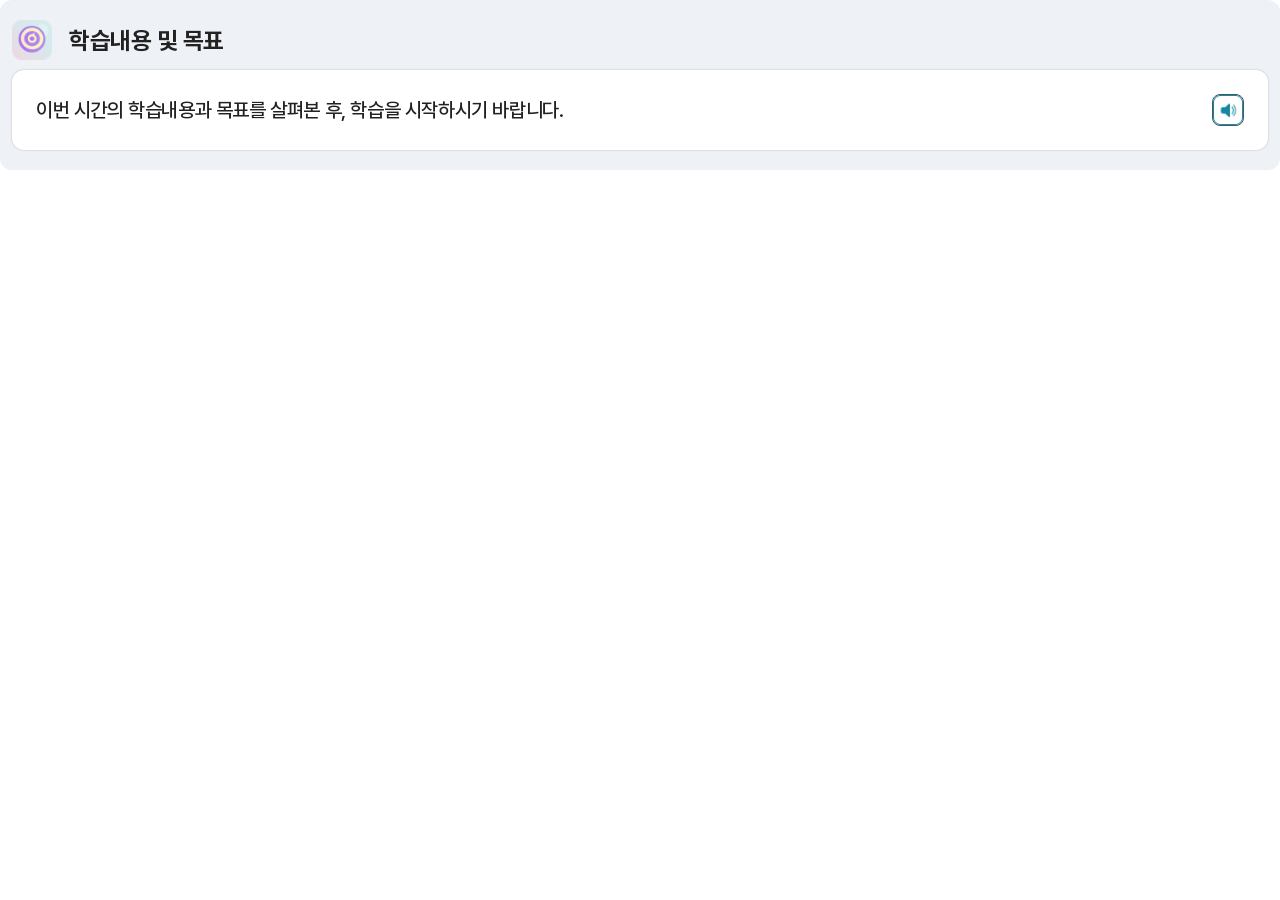
<file: html/components.html>
﻿<!DOCTYPE html>
<html lang="ko">

<head>
	<meta charset="UTF-8" />
	<meta name="viewport" content="width=device-width, initial-scale=1.0" />
	<title>컴포넌트 리스트</title>
	<link rel="stylesheet" href="../css/app.css" />
</head>

<body>
	<div class="bdu-container">
        <section class="bdu-component">
            <header class="bdu-page-head">
                <div class="bdu-page-head__title-row">
                    <span class="bdu-icon bdu-icon--learning-objectives bdu-icon--page-head" aria-hidden="true"></span>
                    <h1 class="bdu-page-head__title">학습내용 및 목표</h1>
                </div>
                <div class="bdu-page-head__intro-card">
                    <p class="bdu-page-head__intro">
                        이번 시간의 학습내용과 목표를 살펴본 후, 학습을 시작하시기 바랍니다.
                    </p>
                    <button type="button" class="bdu-button bdu-button--sound-boxed"
                        data-bdu-sound="../media/mp3/page-01-06.mp3" aria-pressed="false" aria-label="본문 내용 음성으로 듣기"></button>
                </div>
            </header>
        </section>
	</div>

    <script src="../js/main.js"></script>
</body>
</html>
</file>
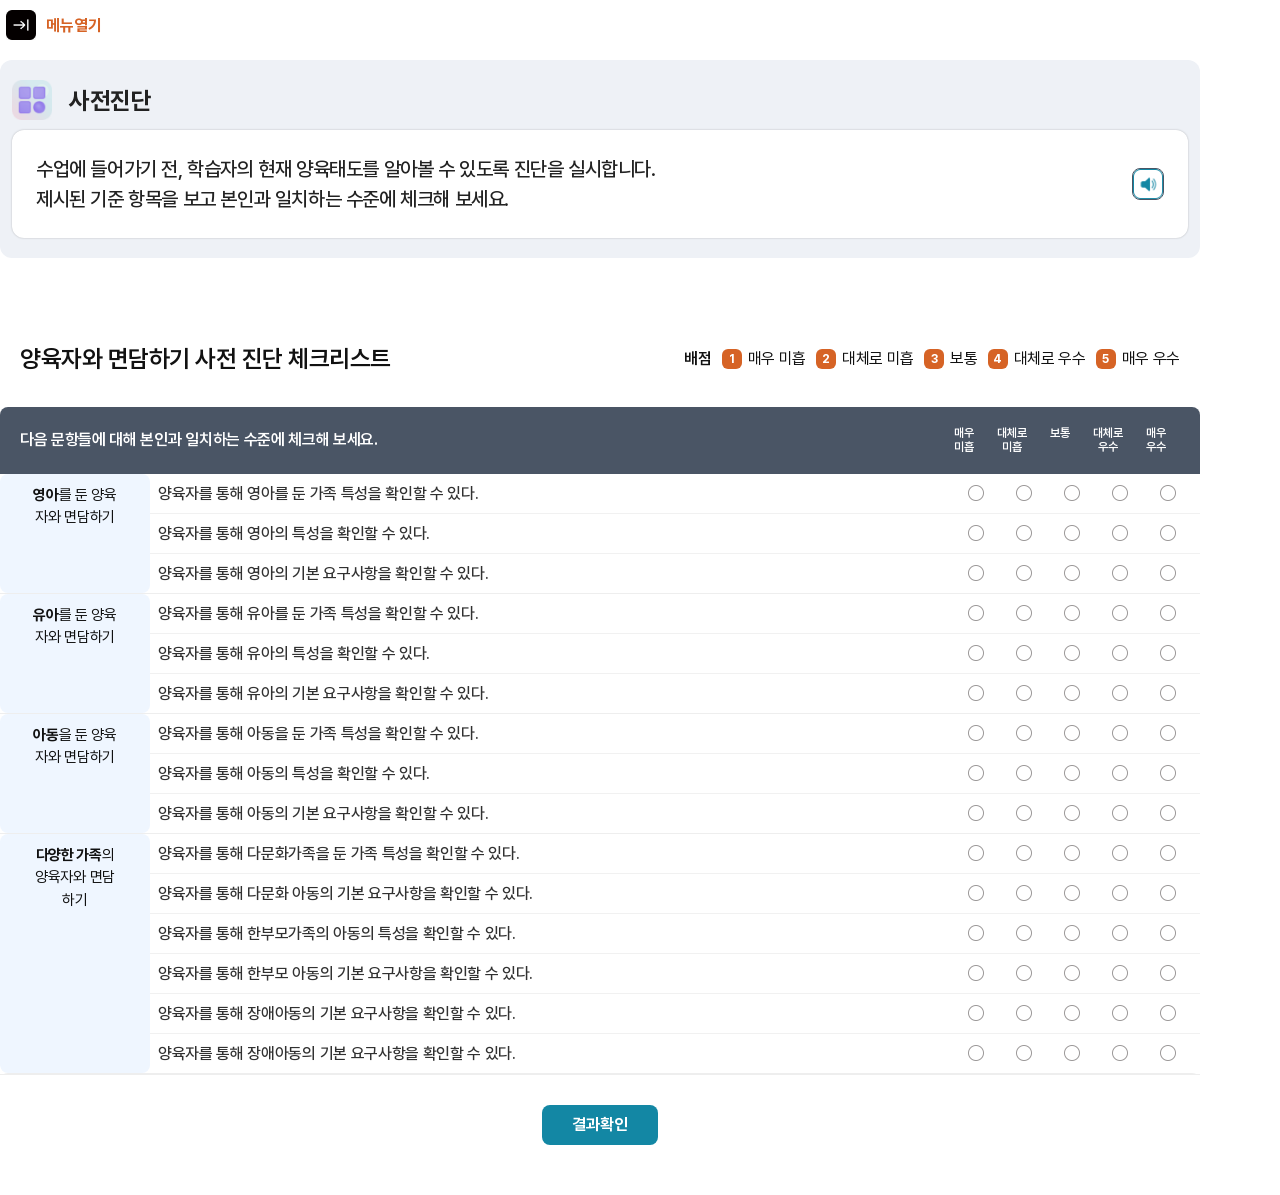
<file: html/page0001.html>
﻿<!DOCTYPE html>
<html lang="ko">

<head>
	<meta charset="UTF-8" />
	<meta name="viewport" content="width=device-width, initial-scale=1.0" />
	<title>사전진단 - 양육자와 면담하기</title>
	<link rel="stylesheet" href="../css/app.css" />
</head>

<body class="page-0001">

	<div class="bdu-container">
		<div class="bdu-content-head">
			<button type="button" class="bdu-button bdu-button--lnb-open" aria-controls="lnb" aria-expanded="false"
				aria-label="학습 메뉴 열기">
				<span class="bdu-icon bdu-icon--btn-lnb-off" aria-hidden="true"></span>
				<span class="bdu-button__label">메뉴열기</span>
			</button>
		</div>

		<div class="bdu-lnb-overlay" hidden></div>

		<nav id="lnb" class="bdu-lnb bdu-lnb--panel" aria-label="학습 메뉴">
			<div class="bdu-lnb-header">
				<button type="button" class="bdu-button bdu-button--lnb-close" aria-controls="lnb" aria-expanded="false"
					aria-label="학습 메뉴 닫기">
					<span class="bdu-icon bdu-icon--btn-lnb-on" aria-hidden="true"></span>
				</button>
			</div>
			<ul class="bdu-menu-list bdu-menu-list--panel">
				<li class="bdu-menu-item bdu-menu-item--panel bdu-is-active">
					<a href="page0001.html">
						<span class="bdu-icon bdu-icon--menu1 bdu-icon--menu" aria-hidden="true"></span>
						<span class="bdu-menu-item__label">사전진단</span>
						<span class="bdu-menu-item__arrow" aria-hidden="true"></span>
					</a>
				</li>
				<li class="bdu-menu-item bdu-menu-item--panel">
					<a href="page0002.html">
						<span class="bdu-icon bdu-icon--menu2 bdu-icon--menu" aria-hidden="true"></span>
						<span class="bdu-menu-item__label">마음열기</span>
						<span class="bdu-menu-item__arrow" aria-hidden="true"></span>
					</a>
				</li>
				<li class="bdu-menu-item bdu-menu-item--panel">
					<a href="page0004.html">
						<span class="bdu-icon bdu-icon--menu3 bdu-icon--menu" aria-hidden="true"></span>
						<span class="bdu-menu-item__label">학습내용 및 목표</span>
						<span class="bdu-menu-item__arrow" aria-hidden="true"></span>
					</a>
				</li>
				<li class="bdu-menu-item bdu-menu-item--panel bdu-menu-item--highlight">
					<a href="index.html">
						<span class="bdu-icon bdu-icon--menu4 bdu-icon--menu" aria-hidden="true"></span>
						<span class="bdu-menu-item__label">본학습</span>
						<span class="bdu-menu-item__arrow" aria-hidden="true"></span>
					</a>
				</li>
				<li class="bdu-menu-item bdu-menu-item--panel">
					<a href="index.html">
						<span class="bdu-icon bdu-icon--menu5 bdu-icon--menu" aria-hidden="true"></span>
						<span class="bdu-menu-item__label">생각해보기 · 적용하기</span>
						<span class="bdu-menu-item__arrow" aria-hidden="true"></span>
					</a>
				</li>
				<li class="bdu-menu-item bdu-menu-item--panel">
					<a href="index.html">
						<span class="bdu-icon bdu-icon--menu6 bdu-icon--menu" aria-hidden="true"></span>
						<span class="bdu-menu-item__label">평가하기</span>
					</a>
				</li>
				<li class="bdu-menu-item bdu-menu-item--panel">
					<a href="index.html">
						<span class="bdu-icon bdu-icon--menu7 bdu-icon--menu" aria-hidden="true"></span>
						<span class="bdu-menu-item__label">학습정리</span>
					</a>
				</li>
				<li class="bdu-menu-item bdu-menu-item--panel">
					<a href="#">
						<span class="bdu-icon bdu-icon--menu8 bdu-icon--menu" aria-hidden="true"></span>
						<span class="bdu-menu-item__label">다음강의 주체</span>
					</a>
				</li>
			</ul>
		</nav>

		<main class="bdu-page">
			<section class="bdu-section page-0001 bdu-is-active" aria-labelledby="page0001-title">
				<header class="bdu-page-head">
					<div class="bdu-page-head__title-row">
						<span class="bdu-icon bdu-icon--pre-assessment bdu-icon--page-head" aria-hidden="true"></span>
						<h1 id="page0001-title" class="bdu-page-head__title">사전진단</h1>
					</div>
					<div class="bdu-page-head__intro-card">
						<p class="bdu-page-head__intro">
							수업에 들어가기 전, 학습자의 현재 양육태도를 알아볼 수 있도록 진단을 실시합니다.<br>
							제시된 기준 항목을 보고 본인과 일치하는 수준에 체크해 보세요.
						</p>
						<button type="button" class="bdu-button bdu-button--sound-boxed"
							data-bdu-sound="../media/mp3/page-01-06.mp3" aria-pressed="false" aria-label="본문 내용 음성으로 듣기"></button>
					</div>
				</header>

				<div class="bdu-diagnosis">
					<div class="bdu-diagnosis__head">
						<h2 class="bdu-diagnosis__title">양육자와 면담하기 사전 진단 체크리스트</h2>
						<div class="bdu-diagnosis__legend" aria-label="배점 안내">
							<span class="bdu-diagnosis__legend-label">배점</span>
							<ul class="bdu-diagnosis__legend-list">
								<li class="bdu-diagnosis__legend-item"><span class="bdu-diagnosis__legend-num">1</span> 매우 미흡</li>
								<li class="bdu-diagnosis__legend-item"><span class="bdu-diagnosis__legend-num">2</span> 대체로 미흡</li>
								<li class="bdu-diagnosis__legend-item"><span class="bdu-diagnosis__legend-num">3</span> 보통</li>
								<li class="bdu-diagnosis__legend-item"><span class="bdu-diagnosis__legend-num">4</span> 대체로 우수</li>
								<li class="bdu-diagnosis__legend-item"><span class="bdu-diagnosis__legend-num">5</span> 매우 우수</li>
							</ul>
						</div>
					</div>

					<form class="bdu-diagnosis__form" action="#" method="post">
						<div class="bdu-diagnosis__list" aria-describedby="page0001-diagnosis-desc">
							<div class="bdu-diagnosis__head" aria-hidden="true">
								<div>
									<p id="page0001-diagnosis-desc" class="bdu-diagnosis__list-lead">다음 문항들에 대해 본인과 일치하는 수준에 체크해 보세요.</p>
								</div>
								<div>
									<span class="bdu-diagnosis__cols-item"><em>1</em>매우<br>미흡</span>
									<span class="bdu-diagnosis__cols-item"><em>2</em>대체로<br>미흡</span>
									<span class="bdu-diagnosis__cols-item"><em>3</em>보통</span>
									<span class="bdu-diagnosis__cols-item"><em>4</em>대체로<br>우수</span>
									<span class="bdu-diagnosis__cols-item"><em>5</em>매우<br>우수</span>
								</div>
							</div>
							<div class="bdu-diagnosis__group">
								<h3 class="bdu-diagnosis__group-title"><strong>영아</strong>를 둔 양육자와 면담하기</h3>
								<div class="bdu-diagnosis__group-body">
									<fieldset class="bdu-diagnosis__row">
										<div class="bdu-diagnosis__row-text">양육자를 통해 영아를 둔 가족 특성을 확인할 수 있다.</div>
										<div class="bdu-diagnosis__row-options">
											<label class="bdu-diagnosis__option">
												<input type="radio" name="diagnosis-q01" value="1" class="bdu-diagnosis__option-input" aria-label="1점, 매우 미흡" />
												<span class="bdu-diagnosis__option-text" aria-hidden="true"><em>1</em>매우<br>미흡</span>
											</label>
											<label class="bdu-diagnosis__option">
												<input type="radio" name="diagnosis-q01" value="2" class="bdu-diagnosis__option-input" aria-label="2점, 대체로 미흡" />
												<span class="bdu-diagnosis__option-text" aria-hidden="true"><em>2</em>대체로<br>미흡</span>
											</label>
											<label class="bdu-diagnosis__option">
												<input type="radio" name="diagnosis-q01" value="3" class="bdu-diagnosis__option-input" aria-label="3점, 보통" />
												<span class="bdu-diagnosis__option-text" aria-hidden="true"><em>3</em>보통</span>
											</label>
											<label class="bdu-diagnosis__option">
												<input type="radio" name="diagnosis-q01" value="4" class="bdu-diagnosis__option-input" aria-label="4점, 대체로 우수" />
												<span class="bdu-diagnosis__option-text" aria-hidden="true"><em>4</em>대체로<br>우수</span>
											</label>
											<label class="bdu-diagnosis__option">
												<input type="radio" name="diagnosis-q01" value="5" class="bdu-diagnosis__option-input" aria-label="5점, 매우 우수" />
												<span class="bdu-diagnosis__option-text" aria-hidden="true"><em>5</em>매우<br>우수</span>
											</label>
										</div>
									</fieldset>
									<fieldset class="bdu-diagnosis__row">
										<div class="bdu-diagnosis__row-text">양육자를 통해 영아의 특성을 확인할 수 있다.</div>
										<div class="bdu-diagnosis__row-options">
											<label class="bdu-diagnosis__option">
												<input type="radio" name="diagnosis-q02" value="1" class="bdu-diagnosis__option-input" aria-label="1점, 매우 미흡" />
												<span class="bdu-diagnosis__option-text" aria-hidden="true"><em>1</em>매우<br>미흡</span>
											</label>
											<label class="bdu-diagnosis__option">
												<input type="radio" name="diagnosis-q02" value="2" class="bdu-diagnosis__option-input" aria-label="2점, 대체로 미흡" />
												<span class="bdu-diagnosis__option-text" aria-hidden="true"><em>2</em>대체로<br>미흡</span>
											</label>
											<label class="bdu-diagnosis__option">
												<input type="radio" name="diagnosis-q02" value="3" class="bdu-diagnosis__option-input" aria-label="3점, 보통" />
												<span class="bdu-diagnosis__option-text" aria-hidden="true"><em>3</em>보통</span>
											</label>
											<label class="bdu-diagnosis__option">
												<input type="radio" name="diagnosis-q02" value="4" class="bdu-diagnosis__option-input" aria-label="4점, 대체로 우수" />
												<span class="bdu-diagnosis__option-text" aria-hidden="true"><em>4</em>대체로<br>우수</span>
											</label>
											<label class="bdu-diagnosis__option">
												<input type="radio" name="diagnosis-q02" value="5" class="bdu-diagnosis__option-input" aria-label="5점, 매우 우수" />
												<span class="bdu-diagnosis__option-text" aria-hidden="true"><em>5</em>매우<br>우수</span>
											</label>
										</div>
									</fieldset>
									<fieldset class="bdu-diagnosis__row">
										<div class="bdu-diagnosis__row-text">양육자를 통해 영아의 기본 요구사항을 확인할 수 있다.</div>
										<div class="bdu-diagnosis__row-options">
											<label class="bdu-diagnosis__option">
												<input type="radio" name="diagnosis-q03" value="1" class="bdu-diagnosis__option-input" aria-label="1점, 매우 미흡" />
												<span class="bdu-diagnosis__option-text" aria-hidden="true"><em>1</em>매우<br>미흡</span>
											</label>
											<label class="bdu-diagnosis__option">
												<input type="radio" name="diagnosis-q03" value="2" class="bdu-diagnosis__option-input" aria-label="2점, 대체로 미흡" />
												<span class="bdu-diagnosis__option-text" aria-hidden="true"><em>2</em>대체로<br>미흡</span>
											</label>
											<label class="bdu-diagnosis__option">
												<input type="radio" name="diagnosis-q03" value="3" class="bdu-diagnosis__option-input" aria-label="3점, 보통" />
												<span class="bdu-diagnosis__option-text" aria-hidden="true"><em>3</em>보통</span>
											</label>
											<label class="bdu-diagnosis__option">
												<input type="radio" name="diagnosis-q03" value="4" class="bdu-diagnosis__option-input" aria-label="4점, 대체로 우수" />
												<span class="bdu-diagnosis__option-text" aria-hidden="true"><em>4</em>대체로<br>우수</span>
											</label>
											<label class="bdu-diagnosis__option">
												<input type="radio" name="diagnosis-q03" value="5" class="bdu-diagnosis__option-input" aria-label="5점, 매우 우수" />
												<span class="bdu-diagnosis__option-text" aria-hidden="true"><em>5</em>매우<br>우수</span>
											</label>
										</div>
									</fieldset>
								</div>
							</div>
							<div class="bdu-diagnosis__group">
								<h3 class="bdu-diagnosis__group-title"><strong>유아</strong>를 둔 양육자와 면담하기</h3>
								<div class="bdu-diagnosis__group-body">
									<fieldset class="bdu-diagnosis__row">
										<div class="bdu-diagnosis__row-text">양육자를 통해 유아를 둔 가족 특성을 확인할 수 있다.</div>
										<div class="bdu-diagnosis__row-options">
											<label class="bdu-diagnosis__option">
												<input type="radio" name="diagnosis-q04" value="1" class="bdu-diagnosis__option-input" aria-label="1점, 매우 미흡" />
												<span class="bdu-diagnosis__option-text" aria-hidden="true"><em>1</em>매우<br>미흡</span>
											</label>
											<label class="bdu-diagnosis__option">
												<input type="radio" name="diagnosis-q04" value="2" class="bdu-diagnosis__option-input" aria-label="2점, 대체로 미흡" />
												<span class="bdu-diagnosis__option-text" aria-hidden="true"><em>2</em>대체로<br>미흡</span>
											</label>
											<label class="bdu-diagnosis__option">
												<input type="radio" name="diagnosis-q04" value="3" class="bdu-diagnosis__option-input" aria-label="3점, 보통" />
												<span class="bdu-diagnosis__option-text" aria-hidden="true"><em>3</em>보통</span>
											</label>
											<label class="bdu-diagnosis__option">
												<input type="radio" name="diagnosis-q04" value="4" class="bdu-diagnosis__option-input" aria-label="4점, 대체로 우수" />
												<span class="bdu-diagnosis__option-text" aria-hidden="true"><em>4</em>대체로<br>우수</span>
											</label>
											<label class="bdu-diagnosis__option">
												<input type="radio" name="diagnosis-q04" value="5" class="bdu-diagnosis__option-input" aria-label="5점, 매우 우수" />
												<span class="bdu-diagnosis__option-text" aria-hidden="true"><em>5</em>매우<br>우수</span>
											</label>
										</div>
									</fieldset>
									<fieldset class="bdu-diagnosis__row">
										<div class="bdu-diagnosis__row-text">양육자를 통해 유아의 특성을 확인할 수 있다.</div>
										<div class="bdu-diagnosis__row-options">
											<label class="bdu-diagnosis__option">
												<input type="radio" name="diagnosis-q05" value="1" class="bdu-diagnosis__option-input" aria-label="1점, 매우 미흡" />
												<span class="bdu-diagnosis__option-text" aria-hidden="true"><em>1</em>매우<br>미흡</span>
											</label>
											<label class="bdu-diagnosis__option">
												<input type="radio" name="diagnosis-q05" value="2" class="bdu-diagnosis__option-input" aria-label="2점, 대체로 미흡" />
												<span class="bdu-diagnosis__option-text" aria-hidden="true"><em>2</em>대체로<br>미흡</span>
											</label>
											<label class="bdu-diagnosis__option">
												<input type="radio" name="diagnosis-q05" value="3" class="bdu-diagnosis__option-input" aria-label="3점, 보통" />
												<span class="bdu-diagnosis__option-text" aria-hidden="true"><em>3</em>보통</span>
											</label>
											<label class="bdu-diagnosis__option">
												<input type="radio" name="diagnosis-q05" value="4" class="bdu-diagnosis__option-input" aria-label="4점, 대체로 우수" />
												<span class="bdu-diagnosis__option-text" aria-hidden="true"><em>4</em>대체로<br>우수</span>
											</label>
											<label class="bdu-diagnosis__option">
												<input type="radio" name="diagnosis-q05" value="5" class="bdu-diagnosis__option-input" aria-label="5점, 매우 우수" />
												<span class="bdu-diagnosis__option-text" aria-hidden="true"><em>5</em>매우<br>우수</span>
											</label>
										</div>
									</fieldset>
									<fieldset class="bdu-diagnosis__row">
										<div class="bdu-diagnosis__row-text">양육자를 통해 유아의 기본 요구사항을 확인할 수 있다.</div>
										<div class="bdu-diagnosis__row-options">
											<label class="bdu-diagnosis__option">
												<input type="radio" name="diagnosis-q06" value="1" class="bdu-diagnosis__option-input" aria-label="1점, 매우 미흡" />
												<span class="bdu-diagnosis__option-text" aria-hidden="true"><em>1</em>매우<br>미흡</span>
											</label>
											<label class="bdu-diagnosis__option">
												<input type="radio" name="diagnosis-q06" value="2" class="bdu-diagnosis__option-input" aria-label="2점, 대체로 미흡" />
												<span class="bdu-diagnosis__option-text" aria-hidden="true"><em>2</em>대체로<br>미흡</span>
											</label>
											<label class="bdu-diagnosis__option">
												<input type="radio" name="diagnosis-q06" value="3" class="bdu-diagnosis__option-input" aria-label="3점, 보통" />
												<span class="bdu-diagnosis__option-text" aria-hidden="true"><em>3</em>보통</span>
											</label>
											<label class="bdu-diagnosis__option">
												<input type="radio" name="diagnosis-q06" value="4" class="bdu-diagnosis__option-input" aria-label="4점, 대체로 우수" />
												<span class="bdu-diagnosis__option-text" aria-hidden="true"><em>4</em>대체로<br>우수</span>
											</label>
											<label class="bdu-diagnosis__option">
												<input type="radio" name="diagnosis-q06" value="5" class="bdu-diagnosis__option-input" aria-label="5점, 매우 우수" />
												<span class="bdu-diagnosis__option-text" aria-hidden="true"><em>5</em>매우<br>우수</span>
											</label>
										</div>
									</fieldset>
								</div>
							</div>
							<div class="bdu-diagnosis__group">
								<h3 class="bdu-diagnosis__group-title"><strong>아동</strong>을 둔 양육자와 면담하기</h3>
								<div class="bdu-diagnosis__group-body">
									<fieldset class="bdu-diagnosis__row">
										<div class="bdu-diagnosis__row-text">양육자를 통해 아동을 둔 가족 특성을 확인할 수 있다.</div>
										<div class="bdu-diagnosis__row-options">
											<label class="bdu-diagnosis__option">
												<input type="radio" name="diagnosis-q07" value="1" class="bdu-diagnosis__option-input" aria-label="1점, 매우 미흡" />
												<span class="bdu-diagnosis__option-text" aria-hidden="true"><em>1</em>매우<br>미흡</span>
											</label>
											<label class="bdu-diagnosis__option">
												<input type="radio" name="diagnosis-q07" value="2" class="bdu-diagnosis__option-input" aria-label="2점, 대체로 미흡" />
												<span class="bdu-diagnosis__option-text" aria-hidden="true"><em>2</em>대체로<br>미흡</span>
											</label>
											<label class="bdu-diagnosis__option">
												<input type="radio" name="diagnosis-q07" value="3" class="bdu-diagnosis__option-input" aria-label="3점, 보통" />
												<span class="bdu-diagnosis__option-text" aria-hidden="true"><em>3</em>보통</span>
											</label>
											<label class="bdu-diagnosis__option">
												<input type="radio" name="diagnosis-q07" value="4" class="bdu-diagnosis__option-input" aria-label="4점, 대체로 우수" />
												<span class="bdu-diagnosis__option-text" aria-hidden="true"><em>4</em>대체로<br>우수</span>
											</label>
											<label class="bdu-diagnosis__option">
												<input type="radio" name="diagnosis-q07" value="5" class="bdu-diagnosis__option-input" aria-label="5점, 매우 우수" />
												<span class="bdu-diagnosis__option-text" aria-hidden="true"><em>5</em>매우<br>우수</span>
											</label>
										</div>
									</fieldset>
									<fieldset class="bdu-diagnosis__row">
										<div class="bdu-diagnosis__row-text">양육자를 통해 아동의 특성을 확인할 수 있다.</div>
										<div class="bdu-diagnosis__row-options">
											<label class="bdu-diagnosis__option">
												<input type="radio" name="diagnosis-q08" value="1" class="bdu-diagnosis__option-input" aria-label="1점, 매우 미흡" />
												<span class="bdu-diagnosis__option-text" aria-hidden="true"><em>1</em>매우<br>미흡</span>
											</label>
											<label class="bdu-diagnosis__option">
												<input type="radio" name="diagnosis-q08" value="2" class="bdu-diagnosis__option-input" aria-label="2점, 대체로 미흡" />
												<span class="bdu-diagnosis__option-text" aria-hidden="true"><em>2</em>대체로<br>미흡</span>
											</label>
											<label class="bdu-diagnosis__option">
												<input type="radio" name="diagnosis-q08" value="3" class="bdu-diagnosis__option-input" aria-label="3점, 보통" />
												<span class="bdu-diagnosis__option-text" aria-hidden="true"><em>3</em>보통</span>
											</label>
											<label class="bdu-diagnosis__option">
												<input type="radio" name="diagnosis-q08" value="4" class="bdu-diagnosis__option-input" aria-label="4점, 대체로 우수" />
												<span class="bdu-diagnosis__option-text" aria-hidden="true"><em>4</em>대체로<br>우수</span>
											</label>
											<label class="bdu-diagnosis__option">
												<input type="radio" name="diagnosis-q08" value="5" class="bdu-diagnosis__option-input" aria-label="5점, 매우 우수" />
												<span class="bdu-diagnosis__option-text" aria-hidden="true"><em>5</em>매우<br>우수</span>
											</label>
										</div>
									</fieldset>
									<fieldset class="bdu-diagnosis__row">
										<div class="bdu-diagnosis__row-text">양육자를 통해 아동의 기본 요구사항을 확인할 수 있다.</div>
										<div class="bdu-diagnosis__row-options">
											<label class="bdu-diagnosis__option">
												<input type="radio" name="diagnosis-q09" value="1" class="bdu-diagnosis__option-input" aria-label="1점, 매우 미흡" />
												<span class="bdu-diagnosis__option-text" aria-hidden="true"><em>1</em>매우<br>미흡</span>
											</label>
											<label class="bdu-diagnosis__option">
												<input type="radio" name="diagnosis-q09" value="2" class="bdu-diagnosis__option-input" aria-label="2점, 대체로 미흡" />
												<span class="bdu-diagnosis__option-text" aria-hidden="true"><em>2</em>대체로<br>미흡</span>
											</label>
											<label class="bdu-diagnosis__option">
												<input type="radio" name="diagnosis-q09" value="3" class="bdu-diagnosis__option-input" aria-label="3점, 보통" />
												<span class="bdu-diagnosis__option-text" aria-hidden="true"><em>3</em>보통</span>
											</label>
											<label class="bdu-diagnosis__option">
												<input type="radio" name="diagnosis-q09" value="4" class="bdu-diagnosis__option-input" aria-label="4점, 대체로 우수" />
												<span class="bdu-diagnosis__option-text" aria-hidden="true"><em>4</em>대체로<br>우수</span>
											</label>
											<label class="bdu-diagnosis__option">
												<input type="radio" name="diagnosis-q09" value="5" class="bdu-diagnosis__option-input" aria-label="5점, 매우 우수" />
												<span class="bdu-diagnosis__option-text" aria-hidden="true"><em>5</em>매우<br>우수</span>
											</label>
										</div>
									</fieldset>
								</div>
							</div>
							<div class="bdu-diagnosis__group">
								<h3 class="bdu-diagnosis__group-title"><strong>다양한 가족</strong>의 양육자와 면담하기</h3>
								<div class="bdu-diagnosis__group-body">
									<fieldset class="bdu-diagnosis__row">
										<div class="bdu-diagnosis__row-text">양육자를 통해 다문화가족을 둔 가족 특성을 확인할 수 있다.</div>
										<div class="bdu-diagnosis__row-options">
											<label class="bdu-diagnosis__option">
												<input type="radio" name="diagnosis-q10" value="1" class="bdu-diagnosis__option-input" aria-label="1점, 매우 미흡" />
												<span class="bdu-diagnosis__option-text" aria-hidden="true"><em>1</em>매우<br>미흡</span>
											</label>
											<label class="bdu-diagnosis__option">
												<input type="radio" name="diagnosis-q10" value="2" class="bdu-diagnosis__option-input" aria-label="2점, 대체로 미흡" />
												<span class="bdu-diagnosis__option-text" aria-hidden="true"><em>2</em>대체로<br>미흡</span>
											</label>
											<label class="bdu-diagnosis__option">
												<input type="radio" name="diagnosis-q10" value="3" class="bdu-diagnosis__option-input" aria-label="3점, 보통" />
												<span class="bdu-diagnosis__option-text" aria-hidden="true"><em>3</em>보통</span>
											</label>
											<label class="bdu-diagnosis__option">
												<input type="radio" name="diagnosis-q10" value="4" class="bdu-diagnosis__option-input" aria-label="4점, 대체로 우수" />
												<span class="bdu-diagnosis__option-text" aria-hidden="true"><em>4</em>대체로<br>우수</span>
											</label>
											<label class="bdu-diagnosis__option">
												<input type="radio" name="diagnosis-q10" value="5" class="bdu-diagnosis__option-input" aria-label="5점, 매우 우수" />
												<span class="bdu-diagnosis__option-text" aria-hidden="true"><em>5</em>매우<br>우수</span>
											</label>
										</div>
									</fieldset>
									<fieldset class="bdu-diagnosis__row">
										<div class="bdu-diagnosis__row-text">양육자를 통해 다문화 아동의 기본 요구사항을 확인할 수 있다.</div>
										<div class="bdu-diagnosis__row-options">
											<label class="bdu-diagnosis__option">
												<input type="radio" name="diagnosis-q11" value="1" class="bdu-diagnosis__option-input" aria-label="1점, 매우 미흡" />
												<span class="bdu-diagnosis__option-text" aria-hidden="true"><em>1</em>매우<br>미흡</span>
											</label>
											<label class="bdu-diagnosis__option">
												<input type="radio" name="diagnosis-q11" value="2" class="bdu-diagnosis__option-input" aria-label="2점, 대체로 미흡" />
												<span class="bdu-diagnosis__option-text" aria-hidden="true"><em>2</em>대체로<br>미흡</span>
											</label>
											<label class="bdu-diagnosis__option">
												<input type="radio" name="diagnosis-q11" value="3" class="bdu-diagnosis__option-input" aria-label="3점, 보통" />
												<span class="bdu-diagnosis__option-text" aria-hidden="true"><em>3</em>보통</span>
											</label>
											<label class="bdu-diagnosis__option">
												<input type="radio" name="diagnosis-q11" value="4" class="bdu-diagnosis__option-input" aria-label="4점, 대체로 우수" />
												<span class="bdu-diagnosis__option-text" aria-hidden="true"><em>4</em>대체로<br>우수</span>
											</label>
											<label class="bdu-diagnosis__option">
												<input type="radio" name="diagnosis-q11" value="5" class="bdu-diagnosis__option-input" aria-label="5점, 매우 우수" />
												<span class="bdu-diagnosis__option-text" aria-hidden="true"><em>5</em>매우<br>우수</span>
											</label>
										</div>
									</fieldset>
									<fieldset class="bdu-diagnosis__row">
										<div class="bdu-diagnosis__row-text">양육자를 통해 한부모가족의 아동의 특성을 확인할 수 있다.</div>
										<div class="bdu-diagnosis__row-options">
											<label class="bdu-diagnosis__option">
												<input type="radio" name="diagnosis-q12" value="1" class="bdu-diagnosis__option-input" aria-label="1점, 매우 미흡" />
												<span class="bdu-diagnosis__option-text" aria-hidden="true"><em>1</em>매우<br>미흡</span>
											</label>
											<label class="bdu-diagnosis__option">
												<input type="radio" name="diagnosis-q12" value="2" class="bdu-diagnosis__option-input" aria-label="2점, 대체로 미흡" />
												<span class="bdu-diagnosis__option-text" aria-hidden="true"><em>2</em>대체로<br>미흡</span>
											</label>
											<label class="bdu-diagnosis__option">
												<input type="radio" name="diagnosis-q12" value="3" class="bdu-diagnosis__option-input" aria-label="3점, 보통" />
												<span class="bdu-diagnosis__option-text" aria-hidden="true"><em>3</em>보통</span>
											</label>
											<label class="bdu-diagnosis__option">
												<input type="radio" name="diagnosis-q12" value="4" class="bdu-diagnosis__option-input" aria-label="4점, 대체로 우수" />
												<span class="bdu-diagnosis__option-text" aria-hidden="true"><em>4</em>대체로<br>우수</span>
											</label>
											<label class="bdu-diagnosis__option">
												<input type="radio" name="diagnosis-q12" value="5" class="bdu-diagnosis__option-input" aria-label="5점, 매우 우수" />
												<span class="bdu-diagnosis__option-text" aria-hidden="true"><em>5</em>매우<br>우수</span>
											</label>
										</div>
									</fieldset>
									<fieldset class="bdu-diagnosis__row">
										<div class="bdu-diagnosis__row-text">양육자를 통해 한부모 아동의 기본 요구사항을 확인할 수 있다.</div>
										<div class="bdu-diagnosis__row-options">
											<label class="bdu-diagnosis__option">
												<input type="radio" name="diagnosis-q13" value="1" class="bdu-diagnosis__option-input" aria-label="1점, 매우 미흡" />
												<span class="bdu-diagnosis__option-text" aria-hidden="true"><em>1</em>매우<br>미흡</span>
											</label>
											<label class="bdu-diagnosis__option">
												<input type="radio" name="diagnosis-q13" value="2" class="bdu-diagnosis__option-input" aria-label="2점, 대체로 미흡" />
												<span class="bdu-diagnosis__option-text" aria-hidden="true"><em>2</em>대체로<br>미흡</span>
											</label>
											<label class="bdu-diagnosis__option">
												<input type="radio" name="diagnosis-q13" value="3" class="bdu-diagnosis__option-input" aria-label="3점, 보통" />
												<span class="bdu-diagnosis__option-text" aria-hidden="true"><em>3</em>보통</span>
											</label>
											<label class="bdu-diagnosis__option">
												<input type="radio" name="diagnosis-q13" value="4" class="bdu-diagnosis__option-input" aria-label="4점, 대체로 우수" />
												<span class="bdu-diagnosis__option-text" aria-hidden="true"><em>4</em>대체로<br>우수</span>
											</label>
											<label class="bdu-diagnosis__option">
												<input type="radio" name="diagnosis-q13" value="5" class="bdu-diagnosis__option-input" aria-label="5점, 매우 우수" />
												<span class="bdu-diagnosis__option-text" aria-hidden="true"><em>5</em>매우<br>우수</span>
											</label>
										</div>
									</fieldset>
									<fieldset class="bdu-diagnosis__row">
										<div class="bdu-diagnosis__row-text">양육자를 통해 장애아동의 기본 요구사항을 확인할 수 있다.</div>
										<div class="bdu-diagnosis__row-options">
											<label class="bdu-diagnosis__option">
												<input type="radio" name="diagnosis-q14" value="1" class="bdu-diagnosis__option-input" aria-label="1점, 매우 미흡" />
												<span class="bdu-diagnosis__option-text" aria-hidden="true"><em>1</em>매우<br>미흡</span>
											</label>
											<label class="bdu-diagnosis__option">
												<input type="radio" name="diagnosis-q14" value="2" class="bdu-diagnosis__option-input" aria-label="2점, 대체로 미흡" />
												<span class="bdu-diagnosis__option-text" aria-hidden="true"><em>2</em>대체로<br>미흡</span>
											</label>
											<label class="bdu-diagnosis__option">
												<input type="radio" name="diagnosis-q14" value="3" class="bdu-diagnosis__option-input" aria-label="3점, 보통" />
												<span class="bdu-diagnosis__option-text" aria-hidden="true"><em>3</em>보통</span>
											</label>
											<label class="bdu-diagnosis__option">
												<input type="radio" name="diagnosis-q14" value="4" class="bdu-diagnosis__option-input" aria-label="4점, 대체로 우수" />
												<span class="bdu-diagnosis__option-text" aria-hidden="true"><em>4</em>대체로<br>우수</span>
											</label>
											<label class="bdu-diagnosis__option">
												<input type="radio" name="diagnosis-q14" value="5" class="bdu-diagnosis__option-input" aria-label="5점, 매우 우수" />
												<span class="bdu-diagnosis__option-text" aria-hidden="true"><em>5</em>매우<br>우수</span>
											</label>
										</div>
									</fieldset>
									<fieldset class="bdu-diagnosis__row">
										<div class="bdu-diagnosis__row-text">양육자를 통해 장애아동의 기본 요구사항을 확인할 수 있다.</div>
										<div class="bdu-diagnosis__row-options">
											<label class="bdu-diagnosis__option">
												<input type="radio" name="diagnosis-q15" value="1" class="bdu-diagnosis__option-input" aria-label="1점, 매우 미흡" />
												<span class="bdu-diagnosis__option-text" aria-hidden="true"><em>1</em>매우<br>미흡</span>
											</label>
											<label class="bdu-diagnosis__option">
												<input type="radio" name="diagnosis-q15" value="2" class="bdu-diagnosis__option-input" aria-label="2점, 대체로 미흡" />
												<span class="bdu-diagnosis__option-text" aria-hidden="true"><em>2</em>대체로<br>미흡</span>
											</label>
											<label class="bdu-diagnosis__option">
												<input type="radio" name="diagnosis-q15" value="3" class="bdu-diagnosis__option-input" aria-label="3점, 보통" />
												<span class="bdu-diagnosis__option-text" aria-hidden="true"><em>3</em>보통</span>
											</label>
											<label class="bdu-diagnosis__option">
												<input type="radio" name="diagnosis-q15" value="4" class="bdu-diagnosis__option-input" aria-label="4점, 대체로 우수" />
												<span class="bdu-diagnosis__option-text" aria-hidden="true"><em>4</em>대체로<br>우수</span>
											</label>
											<label class="bdu-diagnosis__option">
												<input type="radio" name="diagnosis-q15" value="5" class="bdu-diagnosis__option-input" aria-label="5점, 매우 우수" />
												<span class="bdu-diagnosis__option-text" aria-hidden="true"><em>5</em>매우<br>우수</span>
											</label>
										</div>
									</fieldset>
								</div>
							</div>
						</div>

						<div class="bdu-diagnosis__actions">
							<button type="button" class="bdu-button bdu-button--result">결과확인</button>
						</div>
					</form>

					<div class="bdu-diagnosis-result" hidden aria-live="polite">
						<h2 class="bdu-diagnosis-result__header">사전 진단 결과</h2>
						<div class="bdu-diagnosis-result__body">
							<p class="bdu-diagnosis-result__score-line">
								<strong class="bdu-diagnosis-mark">양육태도</strong>에 대한 진단 결과 점수는
								<strong class="bdu-diagnosis-result__score">0</strong>점 입니다.
							</p>
							<p class="bdu-diagnosis-result__desc">
								애정점수가 높으면 애정적인 양육태도를 가졌음을 의미합니다. 점수가 낮은 항목에 대해서는 더 노력하실 필요가 있습니다.<br>
								8주 1강에서 사후 점검이 있을 예정입니다. 사전 진단과 사후 점검을 나중에 비교해 보세요.
							</p>
						</div>
					</div>
				</div>
			</section>
		</main>
	</div>

	<script src="../js/main.js"></script>
</body>

</html>
</file>
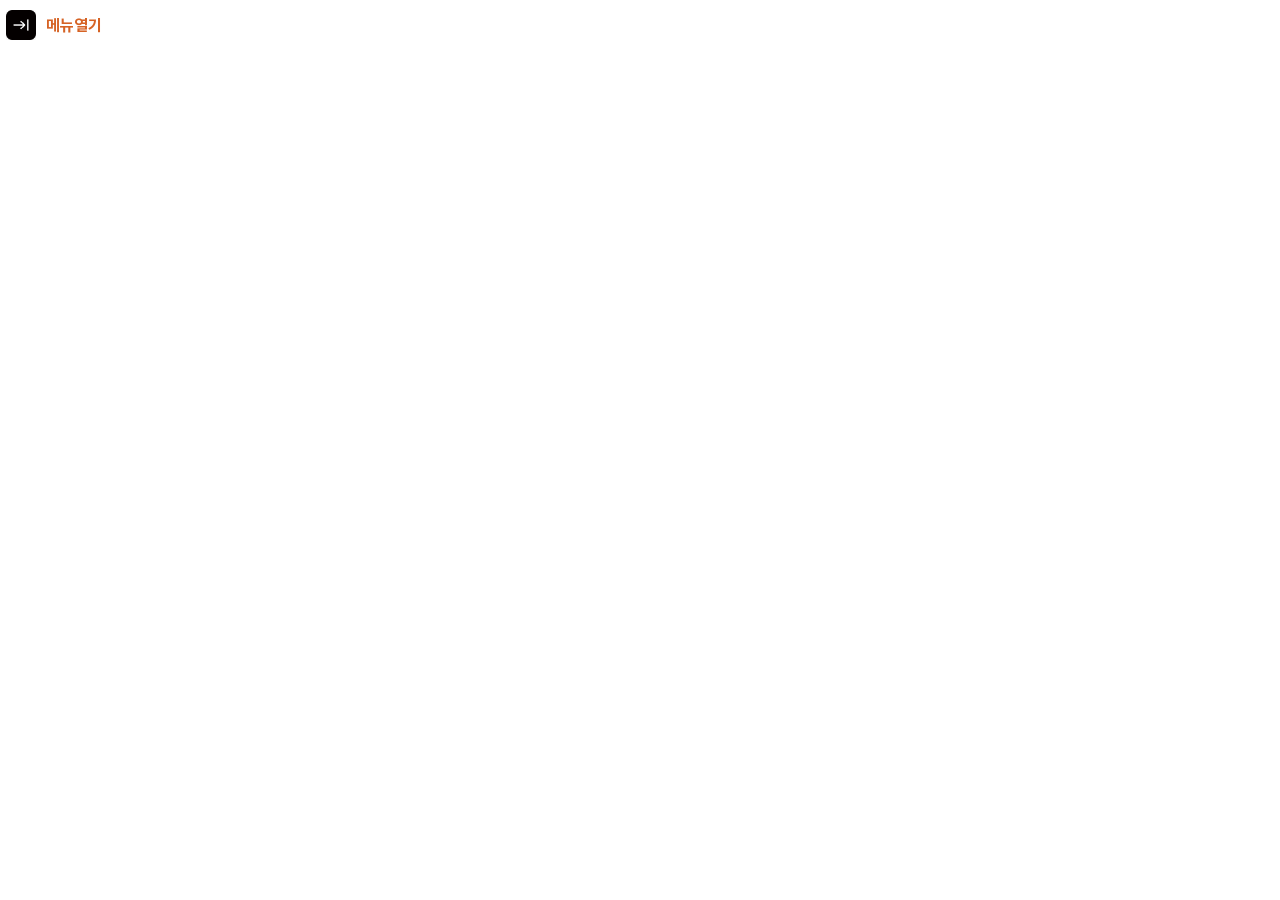
<file: html/page0002.html>
﻿<!DOCTYPE html>
<html lang="ko">

<head>
	<meta charset="UTF-8" />
	<meta name="viewport" content="width=device-width, initial-scale=1.0" />
	<title>마음열기 - 양육자와 면담하기</title>
	<link rel="stylesheet" href="../css/app.css" />
</head>

<body class="page-0002">

	<div class="bdu-container">
		<div class="bdu-content-head">
			<button type="button" class="bdu-button bdu-button--lnb-open" aria-controls="lnb" aria-expanded="false"
				aria-label="학습 메뉴 열기">
				<span class="bdu-icon bdu-icon--btn-lnb-off" aria-hidden="true"></span>
				<span class="bdu-button__label">메뉴열기</span>
			</button>
		</div>

		<div class="bdu-lnb-overlay" hidden></div>

		<nav id="lnb" class="bdu-lnb bdu-lnb--panel" aria-label="학습 메뉴">
			<div class="bdu-lnb-header">
				<button type="button" class="bdu-button bdu-button--lnb-close" aria-controls="lnb" aria-expanded="false"
					aria-label="학습 메뉴 닫기">
					<span class="bdu-icon bdu-icon--btn-lnb-on" aria-hidden="true"></span>
				</button>
			</div>
			<ul class="bdu-menu-list bdu-menu-list--panel">
				<li class="bdu-menu-item bdu-menu-item--panel">
					<a href="page0001.html">
						<span class="bdu-icon bdu-icon--menu1 bdu-icon--menu" aria-hidden="true"></span>
						<span class="bdu-menu-item__label">사전진단</span>
						<span class="bdu-menu-item__arrow" aria-hidden="true"></span>
					</a>
				</li>
				<li class="bdu-menu-item bdu-menu-item--panel bdu-is-active">
					<a href="page0002.html">
						<span class="bdu-icon bdu-icon--menu2 bdu-icon--menu" aria-hidden="true"></span>
						<span class="bdu-menu-item__label">마음열기</span>
						<span class="bdu-menu-item__arrow" aria-hidden="true"></span>
					</a>
				</li>
				<li class="bdu-menu-item bdu-menu-item--panel">
					<a href="page0004.html">
						<span class="bdu-icon bdu-icon--menu3 bdu-icon--menu" aria-hidden="true"></span>
						<span class="bdu-menu-item__label">학습내용 및 목표</span>
						<span class="bdu-menu-item__arrow" aria-hidden="true"></span>
					</a>
				</li>
				<li class="bdu-menu-item bdu-menu-item--panel bdu-menu-item--highlight">
					<a href="index.html">
						<span class="bdu-icon bdu-icon--menu4 bdu-icon--menu" aria-hidden="true"></span>
						<span class="bdu-menu-item__label">본학습</span>
						<span class="bdu-menu-item__arrow" aria-hidden="true"></span>
					</a>
				</li>
				<li class="bdu-menu-item bdu-menu-item--panel">
					<a href="index.html">
						<span class="bdu-icon bdu-icon--menu5 bdu-icon--menu" aria-hidden="true"></span>
						<span class="bdu-menu-item__label">생각해보기 · 적용하기</span>
						<span class="bdu-menu-item__arrow" aria-hidden="true"></span>
					</a>
				</li>
				<li class="bdu-menu-item bdu-menu-item--panel">
					<a href="index.html">
						<span class="bdu-icon bdu-icon--menu6 bdu-icon--menu" aria-hidden="true"></span>
						<span class="bdu-menu-item__label">평가하기</span>
					</a>
				</li>
				<li class="bdu-menu-item bdu-menu-item--panel">
					<a href="index.html">
						<span class="bdu-icon bdu-icon--menu7 bdu-icon--menu" aria-hidden="true"></span>
						<span class="bdu-menu-item__label">학습정리</span>
					</a>
				</li>
				<li class="bdu-menu-item bdu-menu-item--panel">
					<a href="#">
						<span class="bdu-icon bdu-icon--menu8 bdu-icon--menu" aria-hidden="true"></span>
						<span class="bdu-menu-item__label">다음강의 주체</span>
					</a>
				</li>
			</ul>
		</nav>

		<main class="bdu-page">
			<section class="bdu-section page-0002 bdu-is-active" aria-labelledby="page0002-title">
				<header class="bdu-page-head">
					<div class="bdu-page-head__title-row">
						<span class="bdu-icon bdu-icon--warm-up bdu-icon--page-head" aria-hidden="true"></span>
						<h1 id="page0002-title" class="bdu-page-head__title">마음열기</h1>
					</div>
					<div class="bdu-page-head__intro-card">
						<p class="bdu-page-head__intro">
							학습에 들어가기 전, 다음 내용에 대해 생각해 봅시다.
						</p>
						<button type="button" class="bdu-button bdu-button--sound-boxed"
							data-bdu-sound="../media/mp3/page-01-01.mp3" aria-pressed="false" aria-label="본문 내용 음성으로 듣기"></button>
					</div>
				</header>

				<div class="bdu-warmup">
					<ul class="bdu-warmup__list">
						<li class="bdu-warmup__item">
							<span class="bdu-warmup__icon bdu-icon bdu-icon--container" aria-hidden="true"></span>
							<p class="bdu-warmup__text"><strong class="bdu-warmup__num">Q1.</strong> 여러분이 생각하는 건강한 상태란?</p>
						</li>
						<li class="bdu-warmup__item">
							<span class="bdu-warmup__icon bdu-icon bdu-icon--container-1" aria-hidden="true"></span>
							<p class="bdu-warmup__text"><strong class="bdu-warmup__num">Q2.</strong> 신체 및 정신적으로 편안하고 문제가 없는 상태인지 한번 체크를 해보시기 바랍니다.</p>
						</li>
						<li class="bdu-warmup__item">
							<span class="bdu-warmup__icon bdu-icon bdu-icon--container-2" aria-hidden="true"></span>
							<p class="bdu-warmup__text"><strong class="bdu-warmup__num">Q3.</strong> 학습자분들이 생각하는 우리아이의 건강상태는?</p>
						</li>
					</ul>
				</div>
			</section>
		</main>
	</div>

	<script src="../js/main.js"></script>
</body>

</html>
</file>
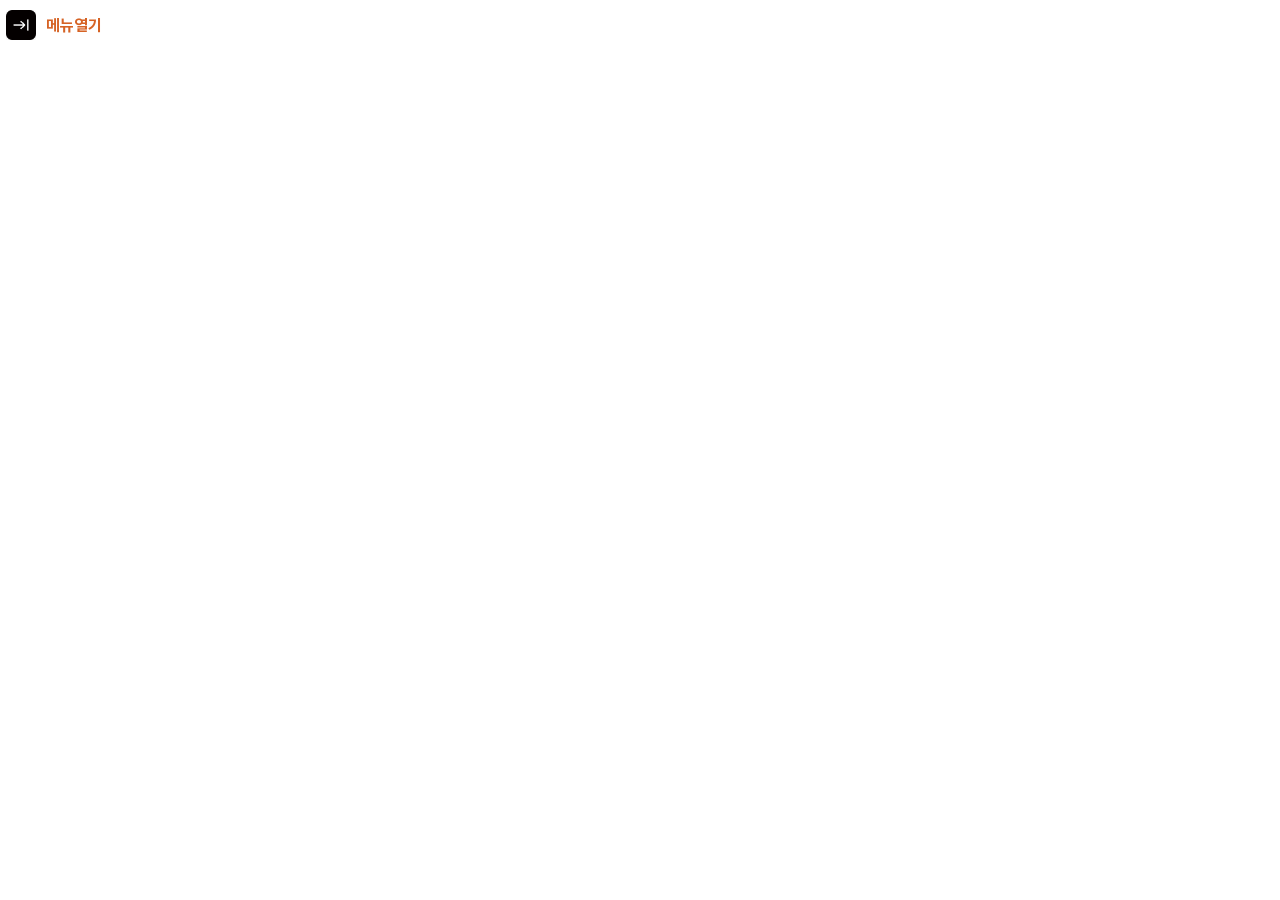
<file: html/page0003.html>
<!DOCTYPE html>
<html lang="ko">

<head>
	<meta charset="UTF-8" />
	<meta name="viewport" content="width=device-width, initial-scale=1.0" />
	<title>학습내용 및 목표 - 양육자와 면담하기</title>
	<link rel="stylesheet" href="../css/app.css" />
</head>

<body class="page-0003">

	<div class="bdu-container">
		<div class="bdu-content-head">
			<button type="button" class="bdu-button bdu-button--lnb-open" aria-controls="lnb" aria-expanded="false"
				aria-label="학습 메뉴 열기">
				<span class="bdu-icon bdu-icon--btn-lnb-off" aria-hidden="true"></span>
				<span class="bdu-button__label">메뉴열기</span>
			</button>
		</div>

		<div class="bdu-lnb-overlay" hidden></div>

		<nav id="lnb" class="bdu-lnb bdu-lnb--panel" aria-label="학습 메뉴">
			<div class="bdu-lnb-header">
				<button type="button" class="bdu-button bdu-button--lnb-close" aria-controls="lnb" aria-expanded="false"
					aria-label="학습 메뉴 닫기">
					<span class="bdu-icon bdu-icon--btn-lnb-on" aria-hidden="true"></span>
				</button>
			</div>
			<ul class="bdu-menu-list bdu-menu-list--panel">
				<li class="bdu-menu-item bdu-menu-item--panel">
					<a href="page0001.html">
						<span class="bdu-icon bdu-icon--menu1 bdu-icon--menu" aria-hidden="true"></span>
						<span class="bdu-menu-item__label">사전진단</span>
						<span class="bdu-menu-item__arrow" aria-hidden="true"></span>
					</a>
				</li>
				<li class="bdu-menu-item bdu-menu-item--panel">
					<a href="page0002.html">
						<span class="bdu-icon bdu-icon--menu2 bdu-icon--menu" aria-hidden="true"></span>
						<span class="bdu-menu-item__label">마음열기</span>
						<span class="bdu-menu-item__arrow" aria-hidden="true"></span>
					</a>
				</li>
				<li class="bdu-menu-item bdu-menu-item--panel bdu-is-active">
					<a href="page0003.html">
						<span class="bdu-icon bdu-icon--menu3 bdu-icon--menu" aria-hidden="true"></span>
						<span class="bdu-menu-item__label">학습내용 및 목표</span>
						<span class="bdu-menu-item__arrow" aria-hidden="true"></span>
					</a>
				</li>
				<li class="bdu-menu-item bdu-menu-item--panel bdu-menu-item--highlight">
					<a href="index.html">
						<span class="bdu-icon bdu-icon--menu4 bdu-icon--menu" aria-hidden="true"></span>
						<span class="bdu-menu-item__label">본학습</span>
						<span class="bdu-menu-item__arrow" aria-hidden="true"></span>
					</a>
				</li>
				<li class="bdu-menu-item bdu-menu-item--panel">
					<a href="index.html">
						<span class="bdu-icon bdu-icon--menu5 bdu-icon--menu" aria-hidden="true"></span>
						<span class="bdu-menu-item__label">생각해보기 · 적용하기</span>
						<span class="bdu-menu-item__arrow" aria-hidden="true"></span>
					</a>
				</li>
				<li class="bdu-menu-item bdu-menu-item--panel">
					<a href="index.html">
						<span class="bdu-icon bdu-icon--menu6 bdu-icon--menu" aria-hidden="true"></span>
						<span class="bdu-menu-item__label">평가하기</span>
					</a>
				</li>
				<li class="bdu-menu-item bdu-menu-item--panel">
					<a href="index.html">
						<span class="bdu-icon bdu-icon--menu7 bdu-icon--menu" aria-hidden="true"></span>
						<span class="bdu-menu-item__label">학습정리</span>
					</a>
				</li>
				<li class="bdu-menu-item bdu-menu-item--panel">
					<a href="#">
						<span class="bdu-icon bdu-icon--menu8 bdu-icon--menu" aria-hidden="true"></span>
						<span class="bdu-menu-item__label">다음강의 주체</span>
					</a>
				</li>
			</ul>
		</nav>

		<main class="bdu-page">
			<section class="bdu-section page-0003 bdu-is-active" aria-labelledby="page0003-title">
				<header class="bdu-page-head">
					<div class="bdu-page-head__title-row">
						<span class="bdu-icon bdu-icon--learning-objectives bdu-icon--page-head" aria-hidden="true"></span>
						<h1 id="page0003-title" class="bdu-page-head__title">학습내용 및 목표</h1>
					</div>
					<div class="bdu-page-head__intro-card">
						<p class="bdu-page-head__intro">
							이번 시간의 학습내용과 목표를 살펴본 후, 학습을 시작하시기 바랍니다.
						</p>
						<button type="button" class="bdu-button bdu-button--sound-boxed"
							data-bdu-sound="../media/mp3/page-01-02.mp3" aria-pressed="false" aria-label="본문 내용 음성으로 듣기"></button>
					</div>
				</header>

				<div class="bdu-overview">
					<article class="bdu-overview__card">
						<div class="bdu-overview__head">
							<span class="bdu-overview__icon bdu-icon bdu-icon--tit-note" aria-hidden="true"></span>
							<p class="bdu-overview__head-label">학습내용</p>
						</div>
						<ul class="bdu-overview__list" aria-label="학습내용 목록">
							<li class="bdu-overview__item">
								<span class="bdu-overview__item-icon bdu-overview__item-icon--video bdu-icon bdu-icon--list-video"
									aria-hidden="true"></span>
								<p class="bdu-overview__text">건강의 개념</p>
							</li>
							<li class="bdu-overview__item">
								<span class="bdu-overview__item-icon bdu-overview__item-icon--video bdu-icon bdu-icon--list-video"
									aria-hidden="true"></span>
								<p class="bdu-overview__text">유아건강의 중요성</p>
							</li>
							<li class="bdu-overview__item">
								<span class="bdu-overview__item-icon bdu-overview__item-icon--video bdu-icon bdu-icon--list-video"
									aria-hidden="true"></span>
								<p class="bdu-overview__text">유아건강 교육에 대한 교사의 역할</p>
							</li>
						</ul>
					</article>

					<article class="bdu-overview__card">
						<div class="bdu-overview__head">
							<span class="bdu-overview__icon bdu-icon bdu-icon--tit-goal" aria-hidden="true"></span>
							<p class="bdu-overview__head-label">학습목표</p>
						</div>
						<ul class="bdu-overview__list" aria-label="학습목표 목록">
							<li class="bdu-overview__item">
								<span class="bdu-overview__item-icon bdu-overview__item-icon--goal bdu-icon bdu-icon--square-check"
									aria-hidden="true"></span>
								<p class="bdu-overview__text">건강의 개념 및 유아기 건강의 중요성에 대해 설명할 수 있다.</p>
							</li>
							<li class="bdu-overview__item">
								<span class="bdu-overview__item-icon bdu-overview__item-icon--goal bdu-icon bdu-icon--square-check"
									aria-hidden="true"></span>
								<p class="bdu-overview__text">유아건강교육에 대한 교사자의 역할에 대해 작성할 수 있다.</p>
							</li>
						</ul>
					</article>
				</div>
			</section>
		</main>
	</div>

	<script src="../js/main.js"></script>
</body>

</html>
</file>
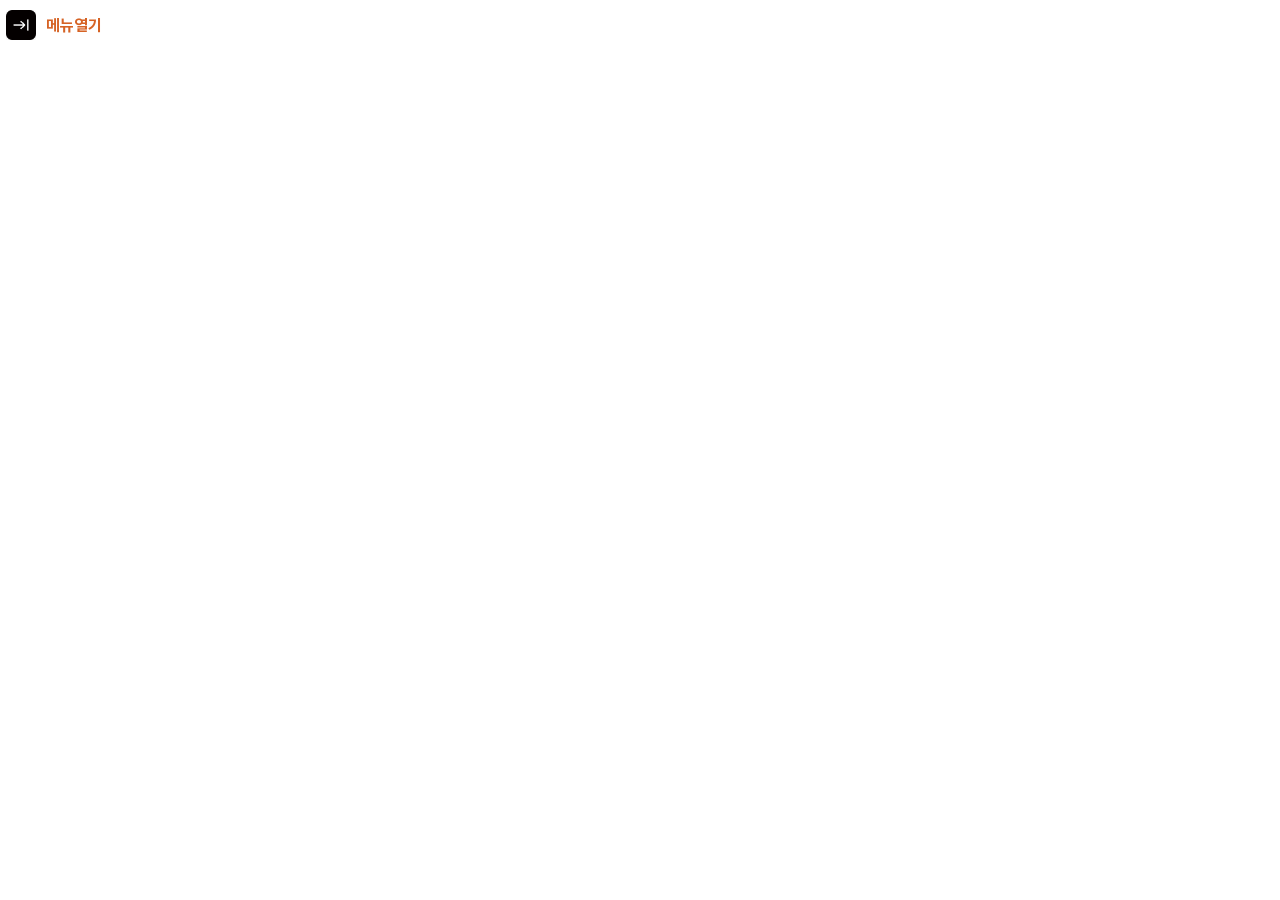
<file: html/page0004.html>
<!DOCTYPE html>
<html lang="ko">

<head>
	<meta charset="UTF-8" />
	<meta name="viewport" content="width=device-width, initial-scale=1.0" />
	<title>보조영상 - 양육자와 면담하기</title>
	<link rel="stylesheet" href="../css/app.css" />
</head>

<body class="page-0004">

	<div class="bdu-container">
		<div class="bdu-content-head">
			<button type="button" class="bdu-button bdu-button--lnb-open" aria-controls="lnb" aria-expanded="false"
				aria-label="학습 메뉴 열기">
				<span class="bdu-icon bdu-icon--btn-lnb-off" aria-hidden="true"></span>
				<span class="bdu-button__label">메뉴열기</span>
			</button>
		</div>

		<div class="bdu-lnb-overlay" hidden></div>

		<nav id="lnb" class="bdu-lnb bdu-lnb--panel" aria-label="학습 메뉴">
			<div class="bdu-lnb-header">
				<button type="button" class="bdu-button bdu-button--lnb-close" aria-controls="lnb" aria-expanded="false"
					aria-label="학습 메뉴 닫기">
					<span class="bdu-icon bdu-icon--btn-lnb-on" aria-hidden="true"></span>
				</button>
			</div>
			<ul class="bdu-menu-list bdu-menu-list--panel">
				<li class="bdu-menu-item bdu-menu-item--panel">
					<a href="page0001.html">
						<span class="bdu-icon bdu-icon--menu1 bdu-icon--menu" aria-hidden="true"></span>
						<span class="bdu-menu-item__label">사전진단</span>
						<span class="bdu-menu-item__arrow" aria-hidden="true"></span>
					</a>
				</li>
				<li class="bdu-menu-item bdu-menu-item--panel">
					<a href="page0002.html">
						<span class="bdu-icon bdu-icon--menu2 bdu-icon--menu" aria-hidden="true"></span>
						<span class="bdu-menu-item__label">마음열기</span>
						<span class="bdu-menu-item__arrow" aria-hidden="true"></span>
					</a>
				</li>
				<li class="bdu-menu-item bdu-menu-item--panel">
					<a href="page0003.html">
						<span class="bdu-icon bdu-icon--menu3 bdu-icon--menu" aria-hidden="true"></span>
						<span class="bdu-menu-item__label">학습내용 및 목표</span>
						<span class="bdu-menu-item__arrow" aria-hidden="true"></span>
					</a>
				</li>
				<li class="bdu-menu-item bdu-menu-item--panel bdu-menu-item--highlight bdu-is-active">
					<a href="page0004.html">
						<span class="bdu-icon bdu-icon--menu4 bdu-icon--menu" aria-hidden="true"></span>
						<span class="bdu-menu-item__label">본학습</span>
						<span class="bdu-menu-item__arrow" aria-hidden="true"></span>
					</a>
				</li>
				<li class="bdu-menu-item bdu-menu-item--panel">
					<a href="index.html">
						<span class="bdu-icon bdu-icon--menu5 bdu-icon--menu" aria-hidden="true"></span>
						<span class="bdu-menu-item__label">생각해보기 · 적용하기</span>
						<span class="bdu-menu-item__arrow" aria-hidden="true"></span>
					</a>
				</li>
				<li class="bdu-menu-item bdu-menu-item--panel">
					<a href="index.html">
						<span class="bdu-icon bdu-icon--menu6 bdu-icon--menu" aria-hidden="true"></span>
						<span class="bdu-menu-item__label">평가하기</span>
					</a>
				</li>
				<li class="bdu-menu-item bdu-menu-item--panel">
					<a href="index.html">
						<span class="bdu-icon bdu-icon--menu7 bdu-icon--menu" aria-hidden="true"></span>
						<span class="bdu-menu-item__label">학습정리</span>
					</a>
				</li>
				<li class="bdu-menu-item bdu-menu-item--panel">
					<a href="#">
						<span class="bdu-icon bdu-icon--menu8 bdu-icon--menu" aria-hidden="true"></span>
						<span class="bdu-menu-item__label">다음강의 주체</span>
					</a>
				</li>
			</ul>
		</nav>

		<main class="bdu-page">
			<section class="bdu-section page-0004 bdu-is-active" aria-labelledby="page0004-title">
				<header class="bdu-page-head">
					<div class="bdu-page-head__title-row">
						<span class="bdu-icon bdu-icon--supplementary-video bdu-icon--page-head" aria-hidden="true"></span>
						<h1 id="page0004-title" class="bdu-page-head__title">보조영상</h1>
					</div>
					<div class="bdu-page-head__intro-card">
						<p class="bdu-page-head__intro">
							수업에 들어가기 전, 학습자의 현재 양육태도를 알아볼 수 있도록 진단을 실시합니다.<br>
							제시된 기준 항목을 보고 본인과 일치하는 수준에 체크해 보세요.
						</p>
						<button type="button" class="bdu-button bdu-button--sound-boxed"
							data-bdu-sound="../media/mp3/page-01-06.mp3" aria-pressed="false" aria-label="본문 내용 음성으로 듣기"></button>
					</div>
				</header>

				<div class="bdu-sup-video">
					<h2 class="bdu-sup-video__heading">
						<span class="bdu-sup-video__heading-icon bdu-icon bdu-icon--tit-video" aria-hidden="true"></span>
						신중년의 품격, 세상을 더 풍요롭고 가치있게
					</h2>

					<figure class="bdu-sup-video__player">
						<div class="bdu-sup-video__embed">
							<iframe
								src="https://www.youtube.com/embed/fIcAEQGrVQk?si=3g-mFxghEGip4G0X"
								title="신중년의 품격, 세상을 더 풍요롭고 가치있게"
								allow="accelerometer; autoplay; clipboard-write; encrypted-media; gyroscope; picture-in-picture; web-share"
								referrerpolicy="strict-origin-when-cross-origin"
								allowfullscreen></iframe>
						</div>
						<figcaption class="bdu-sup-video__source">
							<span class="bdu-sup-video__source-badge">출처</span>
							<span class="bdu-sup-video__source-text">학술연구정보서비스</span>
						</figcaption>
					</figure>
				</div>
			</section>
		</main>
	</div>

	<script src="../js/main.js"></script>
</body>

</html>
</file>
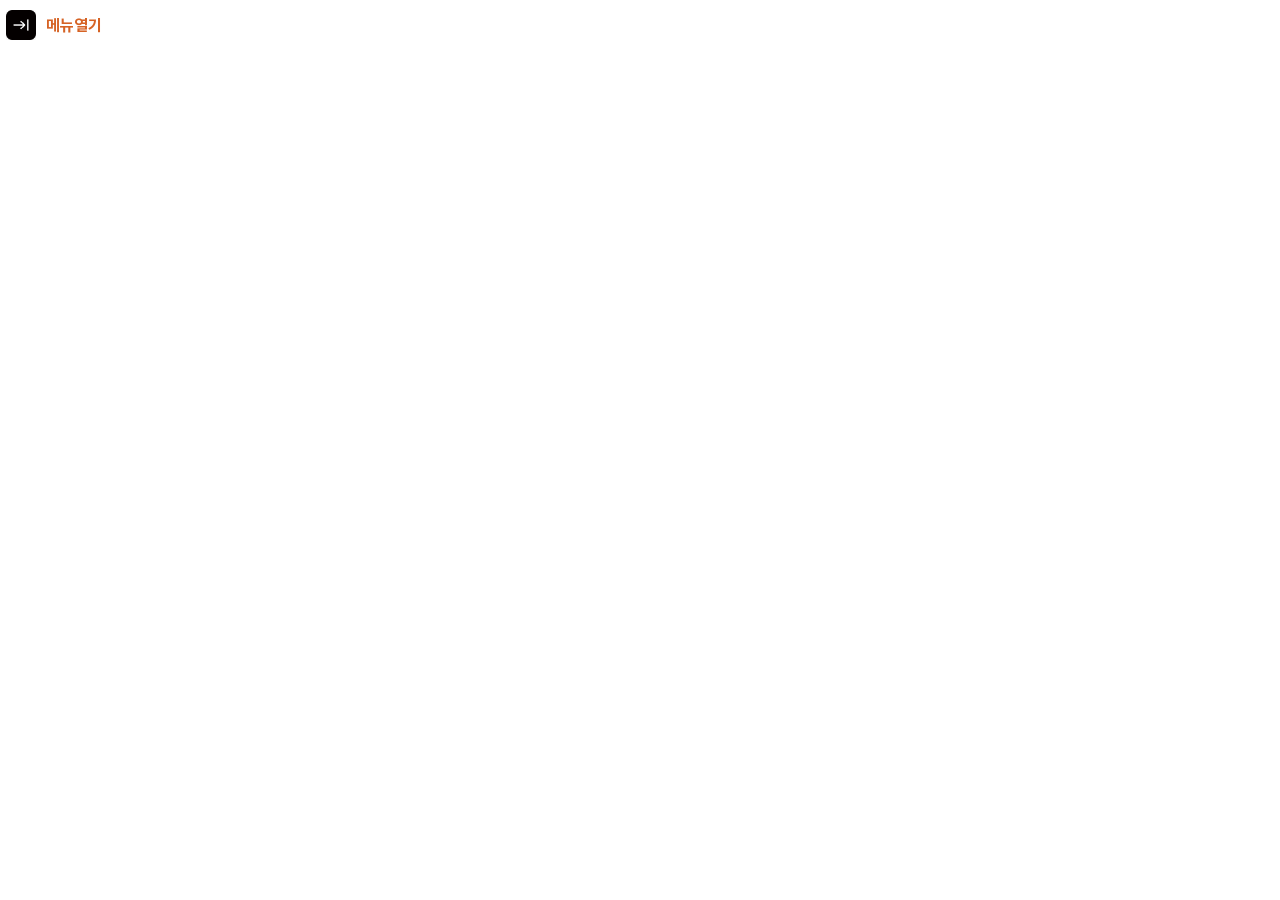
<file: html/page0005.html>
<!DOCTYPE html>
<html lang="ko">

<head>
	<meta charset="UTF-8" />
	<meta name="viewport" content="width=device-width, initial-scale=1.0" />
	<title>기타자료 - 양육자와 면담하기</title>
	<link rel="stylesheet" href="../css/app.css" />
</head>

<body class="page-0005">

	<div class="bdu-container">
		<div class="bdu-content-head">
			<button type="button" class="bdu-button bdu-button--lnb-open" aria-controls="lnb" aria-expanded="false"
				aria-label="학습 메뉴 열기">
				<span class="bdu-icon bdu-icon--btn-lnb-off" aria-hidden="true"></span>
				<span class="bdu-button__label">메뉴열기</span>
			</button>
		</div>

		<div class="bdu-lnb-overlay" hidden></div>

		<nav id="lnb" class="bdu-lnb bdu-lnb--panel" aria-label="학습 메뉴">
			<div class="bdu-lnb-header">
				<button type="button" class="bdu-button bdu-button--lnb-close" aria-controls="lnb" aria-expanded="false"
					aria-label="학습 메뉴 닫기">
					<span class="bdu-icon bdu-icon--btn-lnb-on" aria-hidden="true"></span>
				</button>
			</div>
			<ul class="bdu-menu-list bdu-menu-list--panel">
				<li class="bdu-menu-item bdu-menu-item--panel">
					<a href="page0001.html">
						<span class="bdu-icon bdu-icon--menu1 bdu-icon--menu" aria-hidden="true"></span>
						<span class="bdu-menu-item__label">사전진단</span>
						<span class="bdu-menu-item__arrow" aria-hidden="true"></span>
					</a>
				</li>
				<li class="bdu-menu-item bdu-menu-item--panel">
					<a href="page0002.html">
						<span class="bdu-icon bdu-icon--menu2 bdu-icon--menu" aria-hidden="true"></span>
						<span class="bdu-menu-item__label">마음열기</span>
						<span class="bdu-menu-item__arrow" aria-hidden="true"></span>
					</a>
				</li>
				<li class="bdu-menu-item bdu-menu-item--panel">
					<a href="page0003.html">
						<span class="bdu-icon bdu-icon--menu3 bdu-icon--menu" aria-hidden="true"></span>
						<span class="bdu-menu-item__label">학습내용 및 목표</span>
						<span class="bdu-menu-item__arrow" aria-hidden="true"></span>
					</a>
				</li>
				<li class="bdu-menu-item bdu-menu-item--panel bdu-menu-item--highlight bdu-is-active">
					<a href="page0005.html">
						<span class="bdu-icon bdu-icon--menu4 bdu-icon--menu" aria-hidden="true"></span>
						<span class="bdu-menu-item__label">본학습</span>
						<span class="bdu-menu-item__arrow" aria-hidden="true"></span>
					</a>
				</li>
				<li class="bdu-menu-item bdu-menu-item--panel">
					<a href="index.html">
						<span class="bdu-icon bdu-icon--menu5 bdu-icon--menu" aria-hidden="true"></span>
						<span class="bdu-menu-item__label">생각해보기 · 적용하기</span>
						<span class="bdu-menu-item__arrow" aria-hidden="true"></span>
					</a>
				</li>
				<li class="bdu-menu-item bdu-menu-item--panel">
					<a href="index.html">
						<span class="bdu-icon bdu-icon--menu6 bdu-icon--menu" aria-hidden="true"></span>
						<span class="bdu-menu-item__label">평가하기</span>
					</a>
				</li>
				<li class="bdu-menu-item bdu-menu-item--panel">
					<a href="index.html">
						<span class="bdu-icon bdu-icon--menu7 bdu-icon--menu" aria-hidden="true"></span>
						<span class="bdu-menu-item__label">학습정리</span>
					</a>
				</li>
				<li class="bdu-menu-item bdu-menu-item--panel">
					<a href="#">
						<span class="bdu-icon bdu-icon--menu8 bdu-icon--menu" aria-hidden="true"></span>
						<span class="bdu-menu-item__label">다음강의 주체</span>
					</a>
				</li>
			</ul>
		</nav>

		<main class="bdu-page">
			<section class="bdu-section page-0005 bdu-is-active" aria-labelledby="page0005-title">
				<header class="bdu-page-head">
					<div class="bdu-page-head__title-row">
						<span class="bdu-icon bdu-icon--additional-resources bdu-icon--page-head" aria-hidden="true"></span>
						<h1 id="page0005-title" class="bdu-page-head__title">기타자료</h1>
					</div>
					<div class="bdu-page-head__intro-card">
						<p class="bdu-page-head__intro">
							학습과 관련된 기타 자료를 확인해 봅시다.
						</p>
						<button type="button" class="bdu-button bdu-button--sound-boxed"
							data-bdu-sound="../media/mp3/page-01-06.mp3" aria-pressed="false" aria-label="본문 내용 음성으로 듣기"></button>
					</div>
				</header>

				<article class="bdu-board">
					<header class="bdu-board__head">
						<h2 class="bdu-board__title">
							&ldquo;유보통합 과정서 어린이집 현실·전문성 훼손돼선 안 된다&rdquo;
						</h2>
						<p class="bdu-board__source">
							<span class="bdu-board__source-badge">출처</span>
							<span class="bdu-board__source-text">베이비 뉴스 기자</span>
						</p>
					</header>

					<div class="bdu-board__body">
						<p>
							텍스트 기사내용 텍스트 기사내용 텍스트 기사내용 텍스트 기사내용 텍스트 기사내용 텍스트 기사내용 텍스트 기사내용 텍스트
							기사내용 텍스트 기사내용 텍스트 기사내용 텍스트 기사내용 텍스트 기사내용 텍스트 기사내용 텍스트 기사내용 텍스트
						</p>
						<p>
							기사내용 텍스트 기사내용 텍스트 기사내용 텍스트 기사내용 텍스트 기사내용 텍스트 기사내용 텍스트 기사내용 텍스트
							기사내용 텍스트 기사내용 텍스트 기사내용 텍스트 기사내용 텍스트 기사내용 텍스트 기사내용 텍스트
						</p>
					</div>
				</article>
			</section>
		</main>
	</div>

	<script src="../js/main.js"></script>
</body>

</html>
</file>
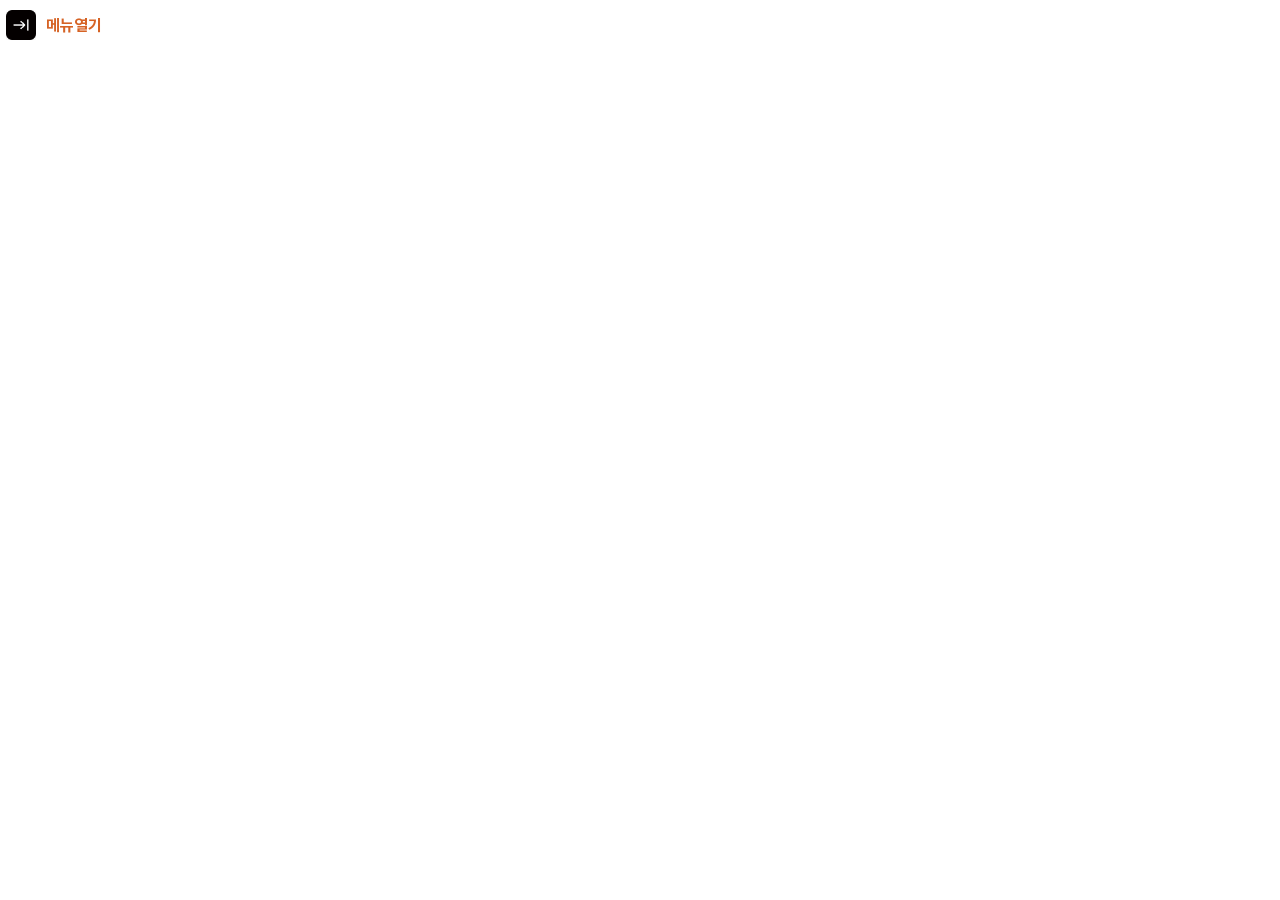
<file: html/page0007.html>
<!DOCTYPE html>
<html lang="ko">

<head>
	<meta charset="UTF-8" />
	<meta name="viewport" content="width=device-width, initial-scale=1.0" />
	<title>적용하기 - 양육자와 면담하기</title>
	<link rel="stylesheet" href="../css/app.css" />
</head>

<body class="page-0007">

	<div class="bdu-container">
		<div class="bdu-content-head">
			<button type="button" class="bdu-button bdu-button--lnb-open" aria-controls="lnb" aria-expanded="false"
				aria-label="학습 메뉴 열기">
				<span class="bdu-icon bdu-icon--btn-lnb-off" aria-hidden="true"></span>
				<span class="bdu-button__label">메뉴열기</span>
			</button>
		</div>

		<div class="bdu-lnb-overlay" hidden></div>

		<nav id="lnb" class="bdu-lnb bdu-lnb--panel" aria-label="학습 메뉴">
			<div class="bdu-lnb-header">
				<button type="button" class="bdu-button bdu-button--lnb-close" aria-controls="lnb" aria-expanded="false"
					aria-label="학습 메뉴 닫기">
					<span class="bdu-icon bdu-icon--btn-lnb-on" aria-hidden="true"></span>
				</button>
			</div>
			<ul class="bdu-menu-list bdu-menu-list--panel">
				<li class="bdu-menu-item bdu-menu-item--panel">
					<a href="page0001.html">
						<span class="bdu-icon bdu-icon--menu1 bdu-icon--menu" aria-hidden="true"></span>
						<span class="bdu-menu-item__label">사전진단</span>
						<span class="bdu-menu-item__arrow" aria-hidden="true"></span>
					</a>
				</li>
				<li class="bdu-menu-item bdu-menu-item--panel">
					<a href="page0002.html">
						<span class="bdu-icon bdu-icon--menu2 bdu-icon--menu" aria-hidden="true"></span>
						<span class="bdu-menu-item__label">마음열기</span>
						<span class="bdu-menu-item__arrow" aria-hidden="true"></span>
					</a>
				</li>
				<li class="bdu-menu-item bdu-menu-item--panel">
					<a href="page0003.html">
						<span class="bdu-icon bdu-icon--menu3 bdu-icon--menu" aria-hidden="true"></span>
						<span class="bdu-menu-item__label">학습내용 및 목표</span>
						<span class="bdu-menu-item__arrow" aria-hidden="true"></span>
					</a>
				</li>
				<li class="bdu-menu-item bdu-menu-item--panel bdu-menu-item--highlight">
					<a href="index.html">
						<span class="bdu-icon bdu-icon--menu4 bdu-icon--menu" aria-hidden="true"></span>
						<span class="bdu-menu-item__label">본학습</span>
						<span class="bdu-menu-item__arrow" aria-hidden="true"></span>
					</a>
				</li>
				<li class="bdu-menu-item bdu-menu-item--panel bdu-is-active">
					<a href="page0008.html">
						<span class="bdu-icon bdu-icon--menu5 bdu-icon--menu" aria-hidden="true"></span>
						<span class="bdu-menu-item__label">생각해보기 · 적용하기</span>
						<span class="bdu-menu-item__arrow" aria-hidden="true"></span>
					</a>
				</li>
				<li class="bdu-menu-item bdu-menu-item--panel">
					<a href="index.html">
						<span class="bdu-icon bdu-icon--menu6 bdu-icon--menu" aria-hidden="true"></span>
						<span class="bdu-menu-item__label">평가하기</span>
					</a>
				</li>
				<li class="bdu-menu-item bdu-menu-item--panel">
					<a href="index.html">
						<span class="bdu-icon bdu-icon--menu7 bdu-icon--menu" aria-hidden="true"></span>
						<span class="bdu-menu-item__label">학습정리</span>
					</a>
				</li>
				<li class="bdu-menu-item bdu-menu-item--panel">
					<a href="#">
						<span class="bdu-icon bdu-icon--menu8 bdu-icon--menu" aria-hidden="true"></span>
						<span class="bdu-menu-item__label">다음강의 주체</span>
					</a>
				</li>
			</ul>
		</nav>

		<main class="bdu-page">
			<section class="bdu-section page-0007 bdu-is-active" aria-labelledby="page0007-title">
				<header class="bdu-page-head">
					<div class="bdu-page-head__title-row">
						<span class="bdu-icon bdu-icon--apply bdu-icon--page-head" aria-hidden="true"></span>
						<h1 id="page0006-title" class="bdu-page-head__title">적용하기</h1>
					</div>
					<div class="bdu-page-head__intro-card">
						<p class="bdu-page-head__intro">
							학습한 내용을 바탕으로 생활에 적용해 봅시다.
						</p>
						<button type="button" class="bdu-button bdu-button--sound-boxed"
							data-bdu-sound="../media/mp3/page-01-06.mp3" aria-pressed="false" aria-label="본문 내용 음성으로 듣기"></button>
					</div>
				</header>

				<div class="bdu-apply">
					<p class="bdu-apply__prompt">
						영아기의 여러 가지 행동이 운동능력의 세부항목 중<br>
						어디에 속하는지 작성해 봅시다.
					</p>

					<form class="bdu-apply__form" action="#" method="post">
						<label for="page0006-answer" class="bdu-visually-hidden">답변 작성</label>
						<textarea id="page0006-answer" class="bdu-apply__textarea" name="answer" rows="8"
							placeholder="글을 작성해 보세요"></textarea>

						<div class="bdu-apply__actions">
							<button type="submit" class="bdu-button bdu-apply__submit">저장하기</button>
						</div>
					</form>
				</div>
			</section>
		</main>
	</div>

	<script src="../js/main.js"></script>
</body>

</html>
</file>
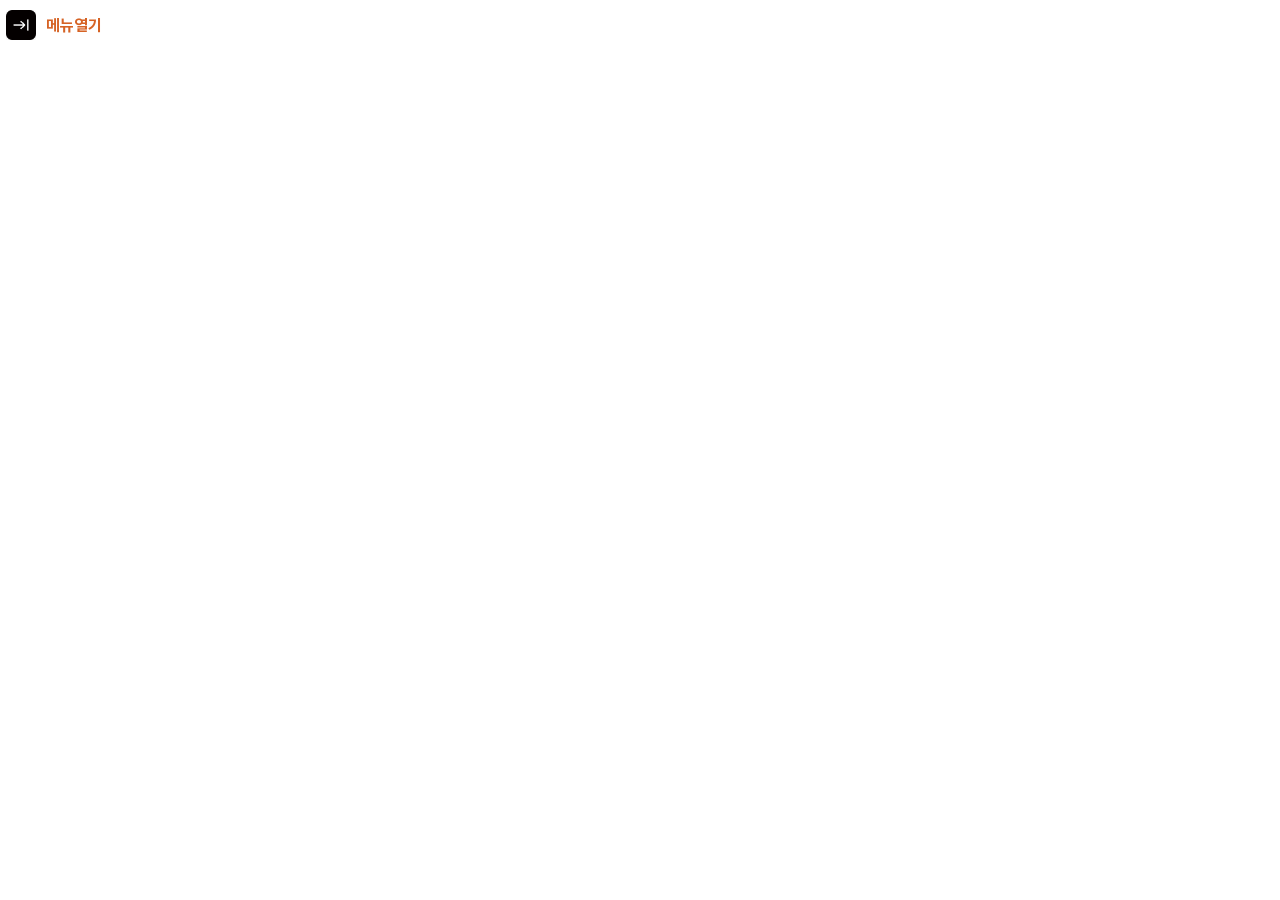
<file: html/page0008.html>
﻿<!DOCTYPE html>
<html lang="ko">

<head>
	<meta charset="UTF-8" />
	<meta name="viewport" content="width=device-width, initial-scale=1.0" />
	<title>평가하기 - 양육자와 면담하기</title>
	<link rel="stylesheet" href="../css/app.css" />
</head>

<body class="page-0008">

	<div class="bdu-container">
		<div class="bdu-content-head">
			<button type="button" class="bdu-button bdu-button--lnb-open" aria-controls="lnb" aria-expanded="false"
				aria-label="학습 메뉴 열기">
				<span class="bdu-icon bdu-icon--btn-lnb-off" aria-hidden="true"></span>
				<span class="bdu-button__label">메뉴열기</span>
			</button>
		</div>

		<div class="bdu-lnb-overlay" hidden></div>

		<nav id="lnb" class="bdu-lnb bdu-lnb--panel" aria-label="학습 메뉴">
			<div class="bdu-lnb-header">
				<button type="button" class="bdu-button bdu-button--lnb-close" aria-controls="lnb" aria-expanded="false"
					aria-label="학습 메뉴 닫기">
					<span class="bdu-icon bdu-icon--btn-lnb-on" aria-hidden="true"></span>
				</button>
			</div>
			<ul class="bdu-menu-list bdu-menu-list--panel">
				<li class="bdu-menu-item bdu-menu-item--panel">
					<a href="page0001.html">
						<span class="bdu-icon bdu-icon--menu1 bdu-icon--menu" aria-hidden="true"></span>
						<span class="bdu-menu-item__label">사전진단</span>
						<span class="bdu-menu-item__arrow" aria-hidden="true"></span>
					</a>
				</li>
				<li class="bdu-menu-item bdu-menu-item--panel">
					<a href="page0002.html">
						<span class="bdu-icon bdu-icon--menu2 bdu-icon--menu" aria-hidden="true"></span>
						<span class="bdu-menu-item__label">마음열기</span>
						<span class="bdu-menu-item__arrow" aria-hidden="true"></span>
					</a>
				</li>
				<li class="bdu-menu-item bdu-menu-item--panel">
					<a href="page0003.html">
						<span class="bdu-icon bdu-icon--menu3 bdu-icon--menu" aria-hidden="true"></span>
						<span class="bdu-menu-item__label">학습내용 및 목표</span>
						<span class="bdu-menu-item__arrow" aria-hidden="true"></span>
					</a>
				</li>
				<li class="bdu-menu-item bdu-menu-item--panel bdu-menu-item--highlight">
					<a href="index.html">
						<span class="bdu-icon bdu-icon--menu4 bdu-icon--menu" aria-hidden="true"></span>
						<span class="bdu-menu-item__label">본학습</span>
						<span class="bdu-menu-item__arrow" aria-hidden="true"></span>
					</a>
				</li>
				<li class="bdu-menu-item bdu-menu-item--panel">
					<a href="index.html">
						<span class="bdu-icon bdu-icon--menu5 bdu-icon--menu" aria-hidden="true"></span>
						<span class="bdu-menu-item__label">생각해보기 · 적용하기</span>
						<span class="bdu-menu-item__arrow" aria-hidden="true"></span>
					</a>
				</li>
				<li class="bdu-menu-item bdu-menu-item--panel bdu-is-active">
					<a href="page0008.html">
						<span class="bdu-icon bdu-icon--menu6 bdu-icon--menu" aria-hidden="true"></span>
						<span class="bdu-menu-item__label">평가하기</span>
					</a>
				</li>
				<li class="bdu-menu-item bdu-menu-item--panel">
					<a href="index.html">
						<span class="bdu-icon bdu-icon--menu7 bdu-icon--menu" aria-hidden="true"></span>
						<span class="bdu-menu-item__label">학습정리</span>
					</a>
				</li>
				<li class="bdu-menu-item bdu-menu-item--panel">
					<a href="#">
						<span class="bdu-icon bdu-icon--menu8 bdu-icon--menu" aria-hidden="true"></span>
						<span class="bdu-menu-item__label">다음강의 주체</span>
					</a>
				</li>
			</ul>
		</nav>

		<main class="bdu-page">
			<section class="bdu-section page-0008 bdu-is-active" aria-labelledby="page0008-title">
				<header class="bdu-page-head">
					<div class="bdu-page-head__title-row">
						<span class="bdu-icon bdu-icon--evaluation bdu-icon--page-head" aria-hidden="true"></span>
						<h1 id="page0008-title" class="bdu-page-head__title">평가하기</h1>
					</div>
					<div class="bdu-page-head__intro-card">
						<p class="bdu-page-head__intro">
							학습한 내용을 바탕으로 생활에 적용해 봅시다.
						</p>
						<button type="button" class="bdu-button bdu-button--sound-boxed"
							data-bdu-sound="../media/mp3/page-01-06.mp3" aria-pressed="false" aria-label="본문 내용 음성으로 듣기"></button>
					</div>
				</header>

				<div class="bdu-quiz-tabs" role="tablist" aria-label="문제 번호">
					<button type="button" class="bdu-quiz-tabs__btn bdu-is-active" role="tab" id="quiz-tab-1"
						aria-selected="true" aria-controls="quiz-panel-1" tabindex="0">1</button>
					<button type="button" class="bdu-quiz-tabs__btn" role="tab" id="quiz-tab-2"
						aria-selected="false" aria-controls="quiz-panel-2" tabindex="-1">2</button>
					<button type="button" class="bdu-quiz-tabs__btn" role="tab" id="quiz-tab-3"
						aria-selected="false" aria-controls="quiz-panel-3" tabindex="-1">3</button>
					<button type="button" class="bdu-quiz-tabs__btn" role="tab" id="quiz-tab-4"
						aria-selected="false" aria-controls="quiz-panel-4" tabindex="-1">4</button>
					<button type="button" class="bdu-quiz-tabs__btn" role="tab" id="quiz-tab-5"
						aria-selected="false" aria-controls="quiz-panel-5" tabindex="-1">5</button>
				</div>

				<div class="bdu-quiz">
					<div id="quiz-panel-1" class="bdu-quiz-panel bdu-is-active" role="tabpanel"
						aria-labelledby="quiz-tab-1"
						data-quiz-answer="x"
						data-quiz-explain="영아교사는 양육자로서 역할이 강조되며 유아교사는 영아교사에 비해 더 전문적인 역할을 필요로 합니다.">
						<p class="bdu-quiz-panel__question">
							대체로 영아교사는 유아교사에 비해 더 전문적인 역할을 필요로 한다.
						</p>
						<fieldset class="bdu-quiz-ox">
							<legend class="bdu-visually-hidden">Q1 정답 선택</legend>
							<ul class="bdu-quiz-ox__list">
								<li>
									<label class="bdu-quiz-ox__label">
										<input type="radio" name="quiz-q1" value="o" />
										<span class="bdu-visually-hidden">O (맞음)</span>
										<img src="../images/common/img_o_off.svg" alt="" class="bdu-quiz-ox__img bdu-quiz-ox__img--off" />
										<img src="../images/common/img_o_on.svg" alt="" class="bdu-quiz-ox__img bdu-quiz-ox__img--on" />
									</label>
								</li>
								<li>
									<label class="bdu-quiz-ox__label">
										<input type="radio" name="quiz-q1" value="x" />
										<span class="bdu-visually-hidden">X (틀림)</span>
										<img src="../images/common/img_x_off.svg" alt="" class="bdu-quiz-ox__img bdu-quiz-ox__img--off" />
										<img src="../images/common/img_x_on.svg" alt="" class="bdu-quiz-ox__img bdu-quiz-ox__img--on" />
									</label>
								</li>
							</ul>
						</fieldset>
						<div class="bdu-quiz-panel__actions">
							<button type="button" class="bdu-button bdu-button--check">정답확인</button>
						</div>
						<div class="bdu-quiz-modal" hidden>
							<div class="bdu-quiz-modal__overlay" data-quiz-modal-close></div>
							<div class="bdu-quiz-modal__box" role="dialog" aria-modal="true"
								aria-labelledby="quiz-modal-title-1">
								<div class="bdu-quiz-modal__header">
									<h2 id="quiz-modal-title-1" class="bdu-quiz-modal__title">정답 확인</h2>
									<button type="button" class="bdu-quiz-modal__close" data-quiz-modal-close
										aria-label="정답 확인 닫기">×</button>
								</div>
								<div class="bdu-quiz-modal__body">
									<p class="bdu-quiz-modal__answer">
										<span class="bdu-quiz-modal__label">정답</span>
										<span class="bdu-quiz-modal__answer-value"></span>
									</p>
									<div class="bdu-quiz-modal__explain">
										<p class="bdu-quiz-modal__explain-title">해설</p>
										<p class="bdu-quiz-modal__explain-text"></p>
									</div>
								</div>
								<div class="bdu-quiz-modal__footer">
									<button type="button" class="bdu-button bdu-button--modal-close" data-quiz-modal-close>닫기</button>
								</div>
							</div>
						</div>
					</div>

					<div id="quiz-panel-2" class="bdu-quiz-panel bdu-quiz-panel--choice" role="tabpanel"
						aria-labelledby="quiz-tab-2" hidden
						data-quiz-answer="4"
						data-quiz-explain="아이돌보미는 보호자의 육아방침과 영양 기준에 따라 식사·간식을 제공해야 합니다. 아이의 입맛만 맞추어 조리·제공하는 것은 공식 역할에 맞지 않습니다.">
						<p class="bdu-quiz-panel__question">
							아이돌보미의 역할은 공식적으로 규정한 것입니다. 다음 중 올바르지 않은 것은 무엇일까요?
						</p>
						<fieldset class="bdu-quiz-choice">
							<legend class="bdu-visually-hidden">Q2 정답 선택</legend>

							<ul class="bdu-quiz-choice__list">
								<li class="bdu-quiz-choice__item">
									<label class="bdu-quiz-choice__label">
										<input type="radio" name="quiz-q2" value="1" class="bdu-quiz-choice__radio" />
										<span class="bdu-quiz-choice__badge">1</span>
										<span class="bdu-quiz-choice__text">아동의 안전한 보호 및 돌봄 업무를 수행한다.</span>
									</label>
								</li>
								<li class="bdu-quiz-choice__item">
									<label class="bdu-quiz-choice__label">
										<input type="radio" name="quiz-q2" value="2" class="bdu-quiz-choice__radio" />
										<span class="bdu-quiz-choice__badge">2</span>
										<span class="bdu-quiz-choice__text">아동의 건강관리 및 응급조치 등 안전배려를 한다.</span>
									</label>
								</li>
								<li class="bdu-quiz-choice__item">
									<label class="bdu-quiz-choice__label">
										<input type="radio" name="quiz-q2" value="3" class="bdu-quiz-choice__radio" />
										<span class="bdu-quiz-choice__badge">3</span>
										<span class="bdu-quiz-choice__text">서비스 대상 보호자의 육아방침을 존중한다.</span>
									</label>
								</li>
								<li class="bdu-quiz-choice__item">
									<label class="bdu-quiz-choice__label">
										<input type="radio" name="quiz-q2" value="4" class="bdu-quiz-choice__radio" />
										<span class="bdu-quiz-choice__badge">4</span>
										<span class="bdu-quiz-choice__text">식사와 간식은 아이의 입맛에 맞게 조리하여 제공한다.</span>
									</label>
								</li>
							</ul>
						</fieldset>
						<div class="bdu-quiz-panel__actions">
							<button type="button" class="bdu-button bdu-button--check">정답확인</button>
						</div>
						<div class="bdu-quiz-modal" hidden>
							<div class="bdu-quiz-modal__overlay" data-quiz-modal-close></div>
							<div class="bdu-quiz-modal__box" role="dialog" aria-modal="true"
								aria-labelledby="quiz-modal-title-2">
								<div class="bdu-quiz-modal__header">
									<h2 id="quiz-modal-title-2" class="bdu-quiz-modal__title">정답 확인</h2>
									<button type="button" class="bdu-quiz-modal__close" data-quiz-modal-close
										aria-label="정답 확인 닫기">×</button>
								</div>
								<div class="bdu-quiz-modal__body">
									<p class="bdu-quiz-modal__answer">
										<span class="bdu-quiz-modal__label">정답</span>
										<span class="bdu-quiz-modal__answer-value"></span>
									</p>
									<div class="bdu-quiz-modal__explain">
										<p class="bdu-quiz-modal__explain-title">해설</p>
										<p class="bdu-quiz-modal__explain-text"></p>
									</div>
								</div>
								<div class="bdu-quiz-modal__footer">
									<button type="button" class="bdu-button bdu-button--modal-close" data-quiz-modal-close>닫기</button>
								</div>
							</div>
						</div>
					</div>

					<div id="quiz-panel-3" class="bdu-quiz-panel bdu-quiz-panel--blank" role="tabpanel"
						aria-labelledby="quiz-tab-3" hidden
						data-quiz-answer="놀이"
						data-quiz-explain="듀이(Dewey)는 놀이를 유아의 신체·정서·인지·사회 발달을 도모하는 중요한 수단으로 보았습니다. 놀이를 통해 유아는 경험하고 탐색하며 전인적으로 성장합니다.">
						<p class="bdu-quiz-panel__question">
							다음의 빈칸에 들어갈 알맞은 단어를 작성해보세요.
						</p>
						<div class="bdu-quiz-blank__sentence">
							<p>
								Dewey는 (
								<span class="bdu-quiz-blank__gap" aria-hidden="true">?</span>
								)를 유아의 신체, 정서, 인지, 사회 발달을 도모하는 수단으로 간주하였다.
							</p>
						</div>
						<div class="bdu-quiz-blank__input-wrap">
							<label for="quiz-q3-input" class="bdu-visually-hidden">Q3 정답 입력</label>
							<input type="text" id="quiz-q3-input" class="bdu-quiz-blank__input" name="quiz-q3"
								placeholder="정답을 입력하세요." autocomplete="off" />
						</div>
						<div class="bdu-quiz-panel__actions">
							<button type="button" class="bdu-button bdu-button--check">정답확인</button>
						</div>
						<div class="bdu-quiz-modal" hidden>
							<div class="bdu-quiz-modal__overlay" data-quiz-modal-close></div>
							<div class="bdu-quiz-modal__box" role="dialog" aria-modal="true"
								aria-labelledby="quiz-modal-title-3">
								<div class="bdu-quiz-modal__header">
									<h2 id="quiz-modal-title-3" class="bdu-quiz-modal__title">정답 확인</h2>
									<button type="button" class="bdu-quiz-modal__close" data-quiz-modal-close
										aria-label="정답 확인 닫기">×</button>
								</div>
								<div class="bdu-quiz-modal__body">
									<p class="bdu-quiz-modal__answer">
										<span class="bdu-quiz-modal__label">정답</span>
										<span class="bdu-quiz-modal__answer-value"></span>
									</p>
									<div class="bdu-quiz-modal__explain">
										<p class="bdu-quiz-modal__explain-title">해설</p>
										<p class="bdu-quiz-modal__explain-text"></p>
									</div>
								</div>
								<div class="bdu-quiz-modal__footer">
									<button type="button" class="bdu-button bdu-button--modal-close" data-quiz-modal-close>닫기</button>
								</div>
							</div>
						</div>
					</div>

					<div id="quiz-panel-4" class="bdu-quiz-panel bdu-quiz-panel--subjective" role="tabpanel"
						aria-labelledby="quiz-tab-4" hidden
						data-quiz-answer="모범 답안"
						data-quiz-explain="① 가스 밸브를 즉시 잠근다. ② 감전·폭발 위험이 있으므로 전기 스위치는 누르지 않고 화재 확산을 막는다. ③ 초기 소화가 가능하면 습한 담요 등으로 불을 끈다. ④ 119에 신고하고, 연기를 피해 낮은 자세로 안전하게 대피한다. ⑤ 유아를 포함한 가족의 안전을 최우선으로 보호한다.">
						<p class="bdu-quiz-panel__question">
							가정에서 가스로 인한 “화재가 발생하였을 때 대처방안”에 대해 기술해보세요.
						</p>
						<div class="bdu-quiz-subjective">
							<label for="quiz-q4-input" class="bdu-visually-hidden">Q4 서술형 답안 입력</label>
							<textarea id="quiz-q4-input" class="bdu-quiz-subjective__textarea" name="quiz-q4"
								rows="12" placeholder="정답을 입력하세요."></textarea>
						</div>
						<div class="bdu-quiz-panel__actions">
							<button type="button" class="bdu-button bdu-button--check">정답확인</button>
						</div>
						<div class="bdu-quiz-modal" hidden>
							<div class="bdu-quiz-modal__overlay" data-quiz-modal-close></div>
							<div class="bdu-quiz-modal__box" role="dialog" aria-modal="true"
								aria-labelledby="quiz-modal-title-4">
								<div class="bdu-quiz-modal__header">
									<h2 id="quiz-modal-title-4" class="bdu-quiz-modal__title">정답 확인</h2>
									<button type="button" class="bdu-quiz-modal__close" data-quiz-modal-close
										aria-label="정답 확인 닫기">×</button>
								</div>
								<div class="bdu-quiz-modal__body">
									<p class="bdu-quiz-modal__answer">
										<span class="bdu-quiz-modal__label">정답</span>
										<span class="bdu-quiz-modal__answer-value"></span>
									</p>
									<div class="bdu-quiz-modal__explain">
										<p class="bdu-quiz-modal__explain-title">해설</p>
										<p class="bdu-quiz-modal__explain-text"></p>
									</div>
								</div>
								<div class="bdu-quiz-modal__footer">
									<button type="button" class="bdu-button bdu-button--modal-close" data-quiz-modal-close>닫기</button>
								</div>
							</div>
						</div>
					</div>

					<div id="quiz-panel-5" class="bdu-quiz-panel bdu-quiz-panel--match" role="tabpanel"
						aria-labelledby="quiz-tab-5" hidden
						data-quiz-explain="1. 전화 — C. 알렉산더 그레이엄 벨 / 2. 전구 — B. 토머스 에디슨 / 3. 비행기 — A. 라이트 형제">
						<div class="bdu-quiz-panel__question">
							<p class="bdu-quiz-panel__question-text">
								다음 보기에서 서로 연관된 항목끼리 올바르게 짝지어 보세요.
							</p>
							<p class="bdu-quiz-match__hint">왼쪽 연결점에서 드래그하여 오른쪽 연결점까지 선을 그어 주세요.</p>
						</div>
						<div class="bdu-quiz-match">
							<div class="bdu-quiz-match__board">
								<ul class="bdu-quiz-match__col bdu-quiz-match__col--left">
									<li class="bdu-quiz-match__row">
										<span class="bdu-quiz-match__badge">
											<span class="bdu-quiz-match__num">1.</span>
											<span class="bdu-quiz-match__text">전화</span>
										</span>
										<button type="button" class="bdu-quiz-match__node" data-match-side="left"
											data-match-id="1" aria-label="1번 항목 연결점"></button>
									</li>
									<li class="bdu-quiz-match__row">
										<span class="bdu-quiz-match__badge">
											<span class="bdu-quiz-match__num">2.</span>
											<span class="bdu-quiz-match__text">전구</span>
										</span>
										<button type="button" class="bdu-quiz-match__node" data-match-side="left"
											data-match-id="2" aria-label="2번 항목 연결점"></button>
									</li>
									<li class="bdu-quiz-match__row">
										<span class="bdu-quiz-match__badge">
											<span class="bdu-quiz-match__num">3.</span>
											<span class="bdu-quiz-match__text">비행기</span>
										</span>
										<button type="button" class="bdu-quiz-match__node" data-match-side="left"
											data-match-id="3" aria-label="3번 항목 연결점"></button>
									</li>
								</ul>
								<canvas class="bdu-quiz-match__canvas" aria-hidden="true"></canvas>
								<ul class="bdu-quiz-match__col bdu-quiz-match__col--right">
									<li class="bdu-quiz-match__row">
										<button type="button" class="bdu-quiz-match__node" data-match-side="right"
											data-match-id="a" aria-label="A 항목 연결점"></button>
										<span class="bdu-quiz-match__badge">
											<span class="bdu-quiz-match__num">A.</span>
											<span class="bdu-quiz-match__text">라이트 형제</span>
										</span>
									</li>
									<li class="bdu-quiz-match__row">
										<button type="button" class="bdu-quiz-match__node" data-match-side="right"
											data-match-id="b" aria-label="B 항목 연결점"></button>
										<span class="bdu-quiz-match__badge">
											<span class="bdu-quiz-match__num">B.</span>
											<span class="bdu-quiz-match__text">토머스 에디슨</span>
										</span>
									</li>
									<li class="bdu-quiz-match__row">
										<button type="button" class="bdu-quiz-match__node" data-match-side="right"
											data-match-id="c" aria-label="C 항목 연결점"></button>
										<span class="bdu-quiz-match__badge">
											<span class="bdu-quiz-match__num">C.</span>
											<span class="bdu-quiz-match__text">알렉산더 그레이엄 벨</span>
										</span>
									</li>
								</ul>
							</div>
						</div>
						<div class="bdu-quiz-panel__actions">
							<button type="button" class="bdu-button bdu-button--reset" data-quiz-match-reset>다시선택</button>
							<button type="button" class="bdu-button bdu-button--check">정답확인</button>
						</div>
						<div class="bdu-quiz-modal" hidden>
							<div class="bdu-quiz-modal__overlay" data-quiz-modal-close></div>
							<div class="bdu-quiz-modal__box" role="dialog" aria-modal="true"
								aria-labelledby="quiz-modal-title-5">
								<div class="bdu-quiz-modal__header">
									<h2 id="quiz-modal-title-5" class="bdu-quiz-modal__title">정답 확인</h2>
									<button type="button" class="bdu-quiz-modal__close" data-quiz-modal-close
										aria-label="정답 확인 닫기">×</button>
								</div>
								<div class="bdu-quiz-modal__body">
									<p class="bdu-quiz-modal__answer">
										<span class="bdu-quiz-modal__label">정답</span>
										<span class="bdu-quiz-modal__answer-value"></span>
									</p>
									<div class="bdu-quiz-modal__explain">
										<p class="bdu-quiz-modal__explain-title">해설</p>
										<p class="bdu-quiz-modal__explain-text"></p>
									</div>
								</div>
								<div class="bdu-quiz-modal__footer">
									<button type="button" class="bdu-button bdu-button--modal-close" data-quiz-modal-close>닫기</button>
								</div>
							</div>
						</div>
					</div>
				</div>

				<div id="bdu-notice-modal" class="bdu-notice-modal" hidden>
					<div class="bdu-notice-modal__overlay" data-notice-modal-close></div>
					<div class="bdu-notice-modal__box" role="alertdialog" aria-modal="true"
						aria-labelledby="quiz-notice-title">
						<div class="bdu-notice-modal__header">
							<h2 id="quiz-notice-title" class="bdu-notice-modal__title">안내</h2>
							<button type="button" class="bdu-notice-modal__close" data-notice-modal-close
								aria-label="안내 닫기">×</button>
						</div>
						<div class="bdu-notice-modal__body">
							<p class="bdu-notice-modal__message"></p>
						</div>
						<div class="bdu-notice-modal__footer">
							<button type="button" class="bdu-button bdu-button--modal-close" data-notice-modal-close>확인</button>
						</div>
					</div>
				</div>
			</section>
		</main>
	</div>

	<script src="../js/main.js"></script>
</body>

</html>
</file>
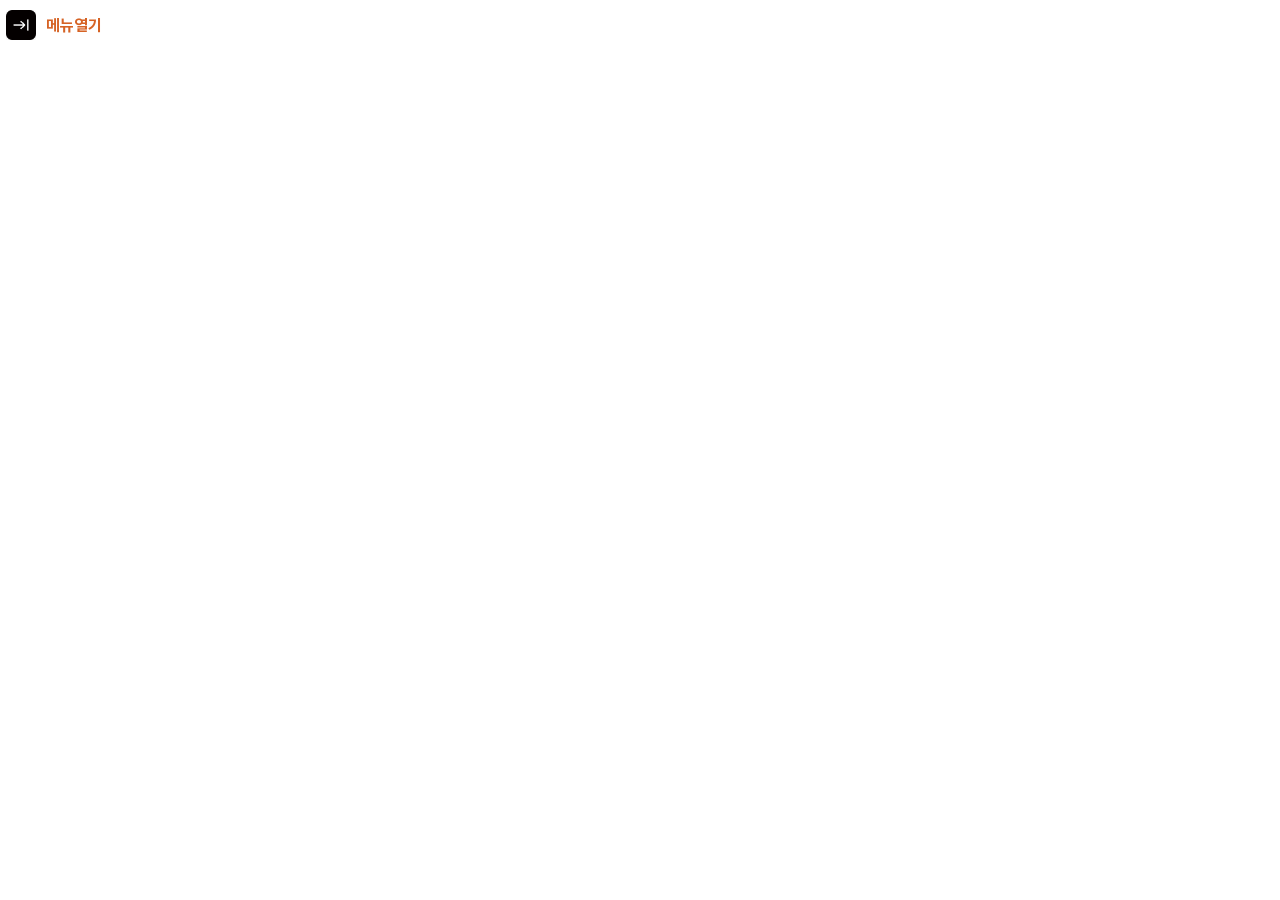
<file: html/page0009.html>
<!DOCTYPE html>
<html lang="ko">

<head>
	<meta charset="UTF-8" />
	<meta name="viewport" content="width=device-width, initial-scale=1.0" />
	<title>학습정리 - 양육자와 면담하기</title>
	<link rel="stylesheet" href="../css/app.css" />
</head>

<body class="page-0009">

	<div class="bdu-container">
		<div class="bdu-content-head">
			<button type="button" class="bdu-button bdu-button--lnb-open" aria-controls="lnb" aria-expanded="false"
				aria-label="학습 메뉴 열기">
				<span class="bdu-icon bdu-icon--btn-lnb-off" aria-hidden="true"></span>
				<span class="bdu-button__label">메뉴열기</span>
			</button>
		</div>

		<div class="bdu-lnb-overlay" hidden></div>

		<nav id="lnb" class="bdu-lnb bdu-lnb--panel" aria-label="학습 메뉴">
			<div class="bdu-lnb-header">
				<button type="button" class="bdu-button bdu-button--lnb-close" aria-controls="lnb" aria-expanded="false"
					aria-label="학습 메뉴 닫기">
					<span class="bdu-icon bdu-icon--btn-lnb-on" aria-hidden="true"></span>
				</button>
			</div>
			<ul class="bdu-menu-list bdu-menu-list--panel">
				<li class="bdu-menu-item bdu-menu-item--panel">
					<a href="page0001.html">
						<span class="bdu-icon bdu-icon--menu1 bdu-icon--menu" aria-hidden="true"></span>
						<span class="bdu-menu-item__label">사전진단</span>
						<span class="bdu-menu-item__arrow" aria-hidden="true"></span>
					</a>
				</li>
				<li class="bdu-menu-item bdu-menu-item--panel">
					<a href="page0002.html">
						<span class="bdu-icon bdu-icon--menu2 bdu-icon--menu" aria-hidden="true"></span>
						<span class="bdu-menu-item__label">마음열기</span>
						<span class="bdu-menu-item__arrow" aria-hidden="true"></span>
					</a>
				</li>
				<li class="bdu-menu-item bdu-menu-item--panel">
					<a href="page0003.html">
						<span class="bdu-icon bdu-icon--menu3 bdu-icon--menu" aria-hidden="true"></span>
						<span class="bdu-menu-item__label">학습내용 및 목표</span>
						<span class="bdu-menu-item__arrow" aria-hidden="true"></span>
					</a>
				</li>
				<li class="bdu-menu-item bdu-menu-item--panel">
					<a href="index.html">
						<span class="bdu-icon bdu-icon--menu4 bdu-icon--menu" aria-hidden="true"></span>
						<span class="bdu-menu-item__label">본학습</span>
						<span class="bdu-menu-item__arrow" aria-hidden="true"></span>
					</a>
				</li>
				<li class="bdu-menu-item bdu-menu-item--panel">
					<a href="index.html">
						<span class="bdu-icon bdu-icon--menu5 bdu-icon--menu" aria-hidden="true"></span>
						<span class="bdu-menu-item__label">생각해보기 · 적용하기</span>
						<span class="bdu-menu-item__arrow" aria-hidden="true"></span>
					</a>
				</li>
				<li class="bdu-menu-item bdu-menu-item--panel">
					<a href="page0008.html">
						<span class="bdu-icon bdu-icon--menu6 bdu-icon--menu" aria-hidden="true"></span>
						<span class="bdu-menu-item__label">평가하기</span>
					</a>
				</li>
				<li class="bdu-menu-item bdu-menu-item--panel bdu-is-active">
					<a href="page0009.html">
						<span class="bdu-icon bdu-icon--menu7 bdu-icon--menu" aria-hidden="true"></span>
						<span class="bdu-menu-item__label">학습정리</span>
					</a>
				</li>
				<li class="bdu-menu-item bdu-menu-item--panel">
					<a href="#">
						<span class="bdu-icon bdu-icon--menu8 bdu-icon--menu" aria-hidden="true"></span>
						<span class="bdu-menu-item__label">다음강의 주체</span>
					</a>
				</li>
			</ul>
		</nav>

		<main class="bdu-page">
			<section class="bdu-section page-0009 bdu-is-active" aria-labelledby="page0009-title">
				<header class="bdu-page-head">
					<div class="bdu-page-head__title-row">
						<span class="bdu-icon bdu-icon--learning-summary bdu-icon--page-head" aria-hidden="true"></span>
						<h1 id="page0009-title" class="bdu-page-head__title">학습정리</h1>
					</div>
					<div class="bdu-page-head__intro-card">
						<p class="bdu-page-head__intro">
							학습한 내용을 키워드로 정리해 봅시다.
						</p>
						<button type="button" class="bdu-button bdu-button--sound-boxed"
							data-bdu-sound="../media/mp3/page-01-06.mp3" aria-pressed="false" aria-label="본문 내용 음성으로 듣기"></button>
					</div>
				</header>

				<div class="bdu-summary">
					<section class="bdu-summary__section" aria-labelledby="summary-heading-1">
						<h2 id="summary-heading-1" class="bdu-summary__heading">
							<span class="bdu-summary__badge" aria-hidden="true">1</span>
							아이돌보미, 나는 누구인가?
						</h2>
						<ul class="bdu-summary__list">
							<li class="bdu-summary__item">부모의 빈자리를 채우는 따뜻한 부모역할</li>
							<li class="bdu-summary__item">육아경험의 노하우 전수와 새로운 양육방식을 실천하는 육아 전문가</li>
						</ul>
					</section>
					<section class="bdu-summary__section" aria-labelledby="summary-heading-2">
						<h2 id="summary-heading-2" class="bdu-summary__heading">
							<span class="bdu-summary__badge" aria-hidden="true">2</span>
							아이돌보미, 나는 어떤 역할을 수행하는가?
						</h2>
						<ul class="bdu-summary__list">
							<li class="bdu-summary__item">아동의 안전한 보호 및 돌봄 업무 수행</li>
							<li class="bdu-summary__item">아동의 건강관리 및 응급조치 등 안전배려</li>
						</ul>
					</section>
				</div>

				<div class="bdu-summary-actions">
					<button type="button" class="bdu-button bdu-button--summary-actions">다음 강의 주제는?</button>
				</div> 

				<div id="next-topic-modal" class="bdu-modal" hidden>
					<div class="bdu-modal__overlay" data-notice-modal-close></div>
					<div class="bdu-modal__box" role="alertdialog" aria-modal="true"
						aria-labelledby="next-topic-title">
						<div class="bdu-modal__header">
							<h2 id="next-topic-title" class="bdu-modal__title">다음강의 주제는?</h2>
							<button type="button" class="bdu-modal__close" data-modal-close
								aria-label="안내 닫기">×</button>
						</div>
						<div class="bdu-modal__body">
							<p class="bdu-modal__message">
								<strong>$1-2 아이 부모들의 이야기$</strong>
								<span>입니다.</span>
							</p>
						</div>
						<div class="bdu-modal__footer">
							<button type="button" class="bdu-button bdu-button--modal-close" data-modal-close>확인</button>
						</div>
					</div>
				</div>
			</section>
		</main>
	</div>

	<script src="../js/main.js"></script>
</body>

</html>
</file>
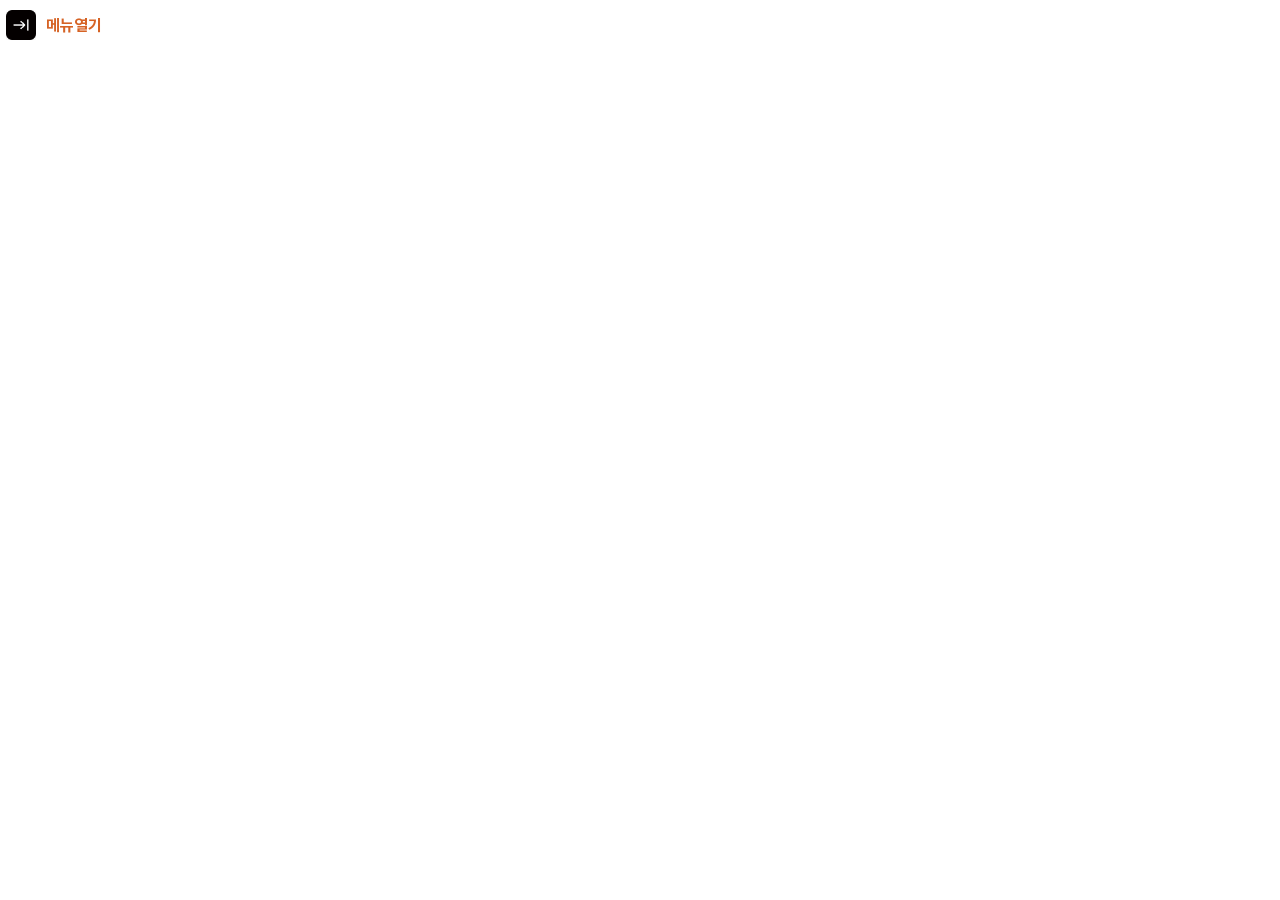
<file: html/page0010.html>
<!DOCTYPE html>
<html lang="ko">

<head>
	<meta charset="UTF-8" />
	<meta name="viewport" content="width=device-width, initial-scale=1.0" />
	<title>용어사전 - 양육자와 면담하기</title>
	<link rel="stylesheet" href="../css/app.css" />
</head>

<body class="page-0010">

	<div class="bdu-container">
		<div class="bdu-content-head">
			<button type="button" class="bdu-button bdu-button--lnb-open" aria-controls="lnb" aria-expanded="false"
				aria-label="학습 메뉴 열기">
				<span class="bdu-icon bdu-icon--btn-lnb-off" aria-hidden="true"></span>
				<span class="bdu-button__label">메뉴열기</span>
			</button>
		</div>

		<div class="bdu-lnb-overlay" hidden></div>

		<nav id="lnb" class="bdu-lnb bdu-lnb--panel" aria-label="학습 메뉴">
			<div class="bdu-lnb-header">
				<button type="button" class="bdu-button bdu-button--lnb-close" aria-controls="lnb" aria-expanded="false"
					aria-label="학습 메뉴 닫기">
					<span class="bdu-icon bdu-icon--btn-lnb-on" aria-hidden="true"></span>
				</button>
			</div>
			<ul class="bdu-menu-list bdu-menu-list--panel">
				<li class="bdu-menu-item bdu-menu-item--panel">
					<a href="page0001.html">
						<span class="bdu-icon bdu-icon--menu1 bdu-icon--menu" aria-hidden="true"></span>
						<span class="bdu-menu-item__label">사전진단</span>
						<span class="bdu-menu-item__arrow" aria-hidden="true"></span>
					</a>
				</li>
				<li class="bdu-menu-item bdu-menu-item--panel">
					<a href="page0002.html">
						<span class="bdu-icon bdu-icon--menu2 bdu-icon--menu" aria-hidden="true"></span>
						<span class="bdu-menu-item__label">마음열기</span>
						<span class="bdu-menu-item__arrow" aria-hidden="true"></span>
					</a>
				</li>
				<li class="bdu-menu-item bdu-menu-item--panel">
					<a href="page0003.html">
						<span class="bdu-icon bdu-icon--menu3 bdu-icon--menu" aria-hidden="true"></span>
						<span class="bdu-menu-item__label">학습내용 및 목표</span>
						<span class="bdu-menu-item__arrow" aria-hidden="true"></span>
					</a>
				</li>
				<li class="bdu-menu-item bdu-menu-item--panel">
					<a href="index.html">
						<span class="bdu-icon bdu-icon--menu4 bdu-icon--menu" aria-hidden="true"></span>
						<span class="bdu-menu-item__label">본학습</span>
						<span class="bdu-menu-item__arrow" aria-hidden="true"></span>
					</a>
				</li>
				<li class="bdu-menu-item bdu-menu-item--panel">
					<a href="index.html">
						<span class="bdu-icon bdu-icon--menu5 bdu-icon--menu" aria-hidden="true"></span>
						<span class="bdu-menu-item__label">생각해보기 · 적용하기</span>
						<span class="bdu-menu-item__arrow" aria-hidden="true"></span>
					</a>
				</li>
				<li class="bdu-menu-item bdu-menu-item--panel">
					<a href="page0008.html">
						<span class="bdu-icon bdu-icon--menu6 bdu-icon--menu" aria-hidden="true"></span>
						<span class="bdu-menu-item__label">평가하기</span>
					</a>
				</li>
				<li class="bdu-menu-item bdu-menu-item--panel">
					<a href="page0009.html">
						<span class="bdu-icon bdu-icon--menu7 bdu-icon--menu" aria-hidden="true"></span>
						<span class="bdu-menu-item__label">학습정리</span>
					</a>
				</li>
				<li class="bdu-menu-item bdu-menu-item--panel">
					<a href="#">
						<span class="bdu-icon bdu-icon--menu8 bdu-icon--menu" aria-hidden="true"></span>
						<span class="bdu-menu-item__label">다음강의 주체</span>
					</a>
				</li>
			</ul>
		</nav>

		<main class="bdu-page">
			<section class="bdu-section page-0010 bdu-is-active" aria-labelledby="page0010-title">
				<header class="bdu-page-head">
					<div class="bdu-page-head__title-row">
						<span class="bdu-icon bdu-icon--glossary bdu-icon--page-head" aria-hidden="true"></span>
						<h1 id="page0010-title" class="bdu-page-head__title">용어사전</h1>
					</div>
					<div class="bdu-page-head__intro-card">
						<p class="bdu-page-head__intro">
							학술 관련 용어를 초성별로 확인할 수 있어요.
						</p>
						<button type="button" class="bdu-button bdu-button--sound-boxed"
							data-bdu-sound="../media/mp3/page-01-06.mp3" aria-pressed="false" aria-label="본문 내용 음성으로 듣기"></button>
					</div>
				</header>

				<div class="bdu-glossary">
					<div class="bdu-glossary__keywords">
						<div class="bdu-glossary__key-row" role="group" aria-label="한글 초성 검색">
							<button type="button" class="bdu-glossary__key bdu-is-active" aria-pressed="true">ㄱ</button>
							<button type="button" class="bdu-glossary__key" aria-pressed="false">ㄴ</button>
							<button type="button" class="bdu-glossary__key" aria-pressed="false">ㄷ</button>
							<button type="button" class="bdu-glossary__key" aria-pressed="false">ㄹ</button>
							<button type="button" class="bdu-glossary__key" aria-pressed="false">ㅁ</button>
							<button type="button" class="bdu-glossary__key" aria-pressed="false">ㅂ</button>
							<button type="button" class="bdu-glossary__key" aria-pressed="false">ㅅ</button>
							<button type="button" class="bdu-glossary__key" aria-pressed="false">ㅇ</button>
							<button type="button" class="bdu-glossary__key" aria-pressed="false">ㅈ</button>
							<button type="button" class="bdu-glossary__key" aria-pressed="false">ㅊ</button>
							<button type="button" class="bdu-glossary__key" aria-pressed="false">ㅋ</button>
							<button type="button" class="bdu-glossary__key" aria-pressed="false">ㅌ</button>
							<button type="button" class="bdu-glossary__key" aria-pressed="false">ㅍ</button>
							<button type="button" class="bdu-glossary__key" aria-pressed="false">ㅎ</button>
						</div>
						<div class="bdu-glossary__key-row" role="group" aria-label="영문 검색">
							<button type="button" class="bdu-glossary__key" aria-pressed="false">A</button>
							<button type="button" class="bdu-glossary__key" aria-pressed="false">B</button>
							<button type="button" class="bdu-glossary__key" aria-pressed="false">C</button>
							<button type="button" class="bdu-glossary__key" aria-pressed="false">D</button>
							<button type="button" class="bdu-glossary__key" aria-pressed="false">E</button>
							<button type="button" class="bdu-glossary__key" aria-pressed="false">F</button>
							<button type="button" class="bdu-glossary__key" aria-pressed="false">G</button>
							<button type="button" class="bdu-glossary__key" aria-pressed="false">H</button>
							<button type="button" class="bdu-glossary__key" aria-pressed="false">I</button>
							<button type="button" class="bdu-glossary__key" aria-pressed="false">J</button>
							<button type="button" class="bdu-glossary__key" aria-pressed="false">K</button>
							<button type="button" class="bdu-glossary__key" aria-pressed="false">L</button>
							<button type="button" class="bdu-glossary__key" aria-pressed="false">M</button>
							<button type="button" class="bdu-glossary__key" aria-pressed="false">N</button>
							<button type="button" class="bdu-glossary__key" aria-pressed="false">O</button>
							<button type="button" class="bdu-glossary__key" aria-pressed="false">P</button>
							<button type="button" class="bdu-glossary__key" aria-pressed="false">Q</button>
							<button type="button" class="bdu-glossary__key" aria-pressed="false">R</button>
							<button type="button" class="bdu-glossary__key" aria-pressed="false">S</button>
							<button type="button" class="bdu-glossary__key" aria-pressed="false">T</button>
							<button type="button" class="bdu-glossary__key" aria-pressed="false">U</button>
							<button type="button" class="bdu-glossary__key" aria-pressed="false">V</button>
							<button type="button" class="bdu-glossary__key" aria-pressed="false">W</button>
							<button type="button" class="bdu-glossary__key" aria-pressed="false">X</button>
							<button type="button" class="bdu-glossary__key" aria-pressed="false">Y</button>
							<button type="button" class="bdu-glossary__key" aria-pressed="false">Z</button>
						</div>
					</div>

					<dl class="bdu-glossary__list">
						<div class="bdu-glossary__item">
							<dt class="bdu-glossary__term">가격가변제[variable pricing]</dt>
							<dd class="bdu-glossary__desc">동일 상품을 고객별 상활별로 각기 다른 가격에 판매하는 마케팅 전략</dd>
						</div>
						<div class="bdu-glossary__item">
							<dt class="bdu-glossary__term">가격가변제[variable pricing]</dt>
							<dd class="bdu-glossary__desc">동일 상품을 고객별 상활별로 각기 다른 가격에 판매하는 마케팅 전략 동일 상품을 고객별 상활별로 각기 다른 가격에 판매하는 마케팅 전략 동일 상품을 고객별 상활별로 각기 다른 가격에 판매하는 마케팅 전략 동일 상품을 고객별 상활별로 각기 다른 가격에 판매하는 마케팅 전략동일 상품을 고객별 상활별로 각기 다른 가격에 판매하는 마케팅 전략 동일 상품을 고객별 상활별로 각기 다른 가격에 판매하는 마케팅 전략동일 상품을 고객별 상활별로 각기 다른 가격에 판매하는 마케팅 전략 동일 상품을 고객별 상활별로 각기 다른 가격에 판매하는 마케팅 전략</dd>
						</div>
						<div class="bdu-glossary__item">
							<dt class="bdu-glossary__term">가격가변제[variable pricing]</dt>
							<dd class="bdu-glossary__desc">동일 상품을 고객별 상활별로 각기 다른 가격에 판매하는 마케팅 전략 동일 상품을 고객별 상활별로 각기 다른 가격에 판매하는 마케팅 전략 동일 상품을 고객별 상활별로 각기 다른 가격에 판매하는 마케팅 전략 동일 상품을 고객별 상활별로 각기 다른 가격에 판매하는 마케팅 전략동일 상품을 고객별 상활별로 각기 다른 가격에 판매하는 마케팅 전략 동일 상품을 고객별 상활별로 각기 다른 가격에 판매하는 마케팅 전략동일 상품을 고객별 상활별로 각기 다른 가격에 판매하는 마케팅 전략 동일 상품을 고객별 상활별로 각기 다른 가격에 판매하는 마케팅 전략</dd>
						</div>
					</dl>
				</div>
			</section>
		</main>
	</div>

	<script src="../js/main.js"></script>
</body>

</html>
</file>
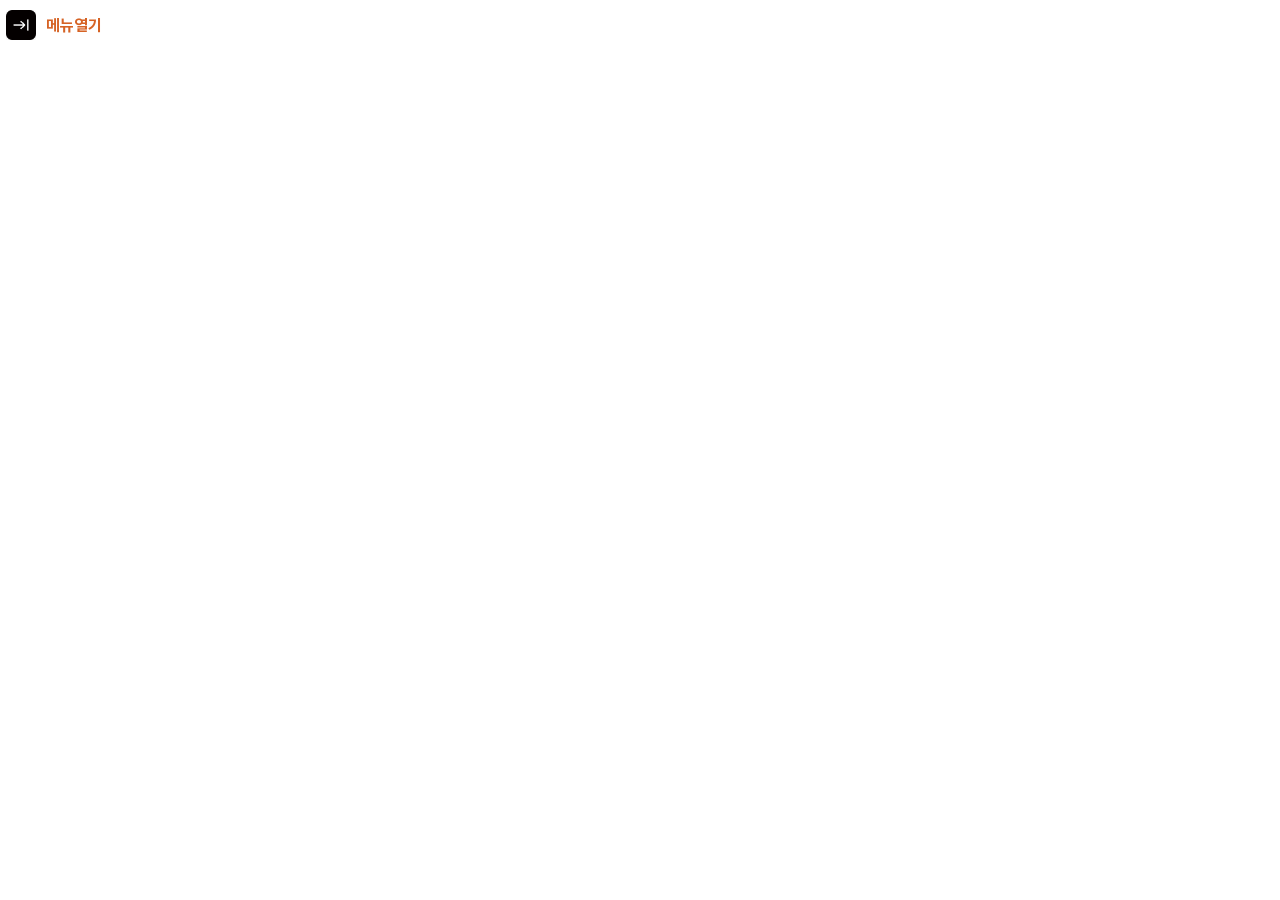
<file: html/page0011.html>
<!DOCTYPE html>
<html lang="ko">

<head>
	<meta charset="UTF-8" />
	<meta name="viewport" content="width=device-width, initial-scale=1.0" />
	<title>연관학위논문 - 양육자와 면담하기</title>
	<link rel="stylesheet" href="../css/app.css" />
</head>

<body class="page-0011">

	<div class="bdu-container">
		<div class="bdu-content-head">
			<button type="button" class="bdu-button bdu-button--lnb-open" aria-controls="lnb" aria-expanded="false"
				aria-label="학습 메뉴 열기">
				<span class="bdu-icon bdu-icon--btn-lnb-off" aria-hidden="true"></span>
				<span class="bdu-button__label">메뉴열기</span>
			</button>
		</div>

		<div class="bdu-lnb-overlay" hidden></div>

		<nav id="lnb" class="bdu-lnb bdu-lnb--panel" aria-label="학습 메뉴">
			<div class="bdu-lnb-header">
				<button type="button" class="bdu-button bdu-button--lnb-close" aria-controls="lnb" aria-expanded="false"
					aria-label="학습 메뉴 닫기">
					<span class="bdu-icon bdu-icon--btn-lnb-on" aria-hidden="true"></span>
				</button>
			</div>
			<ul class="bdu-menu-list bdu-menu-list--panel">
				<li class="bdu-menu-item bdu-menu-item--panel">
					<a href="page0001.html">
						<span class="bdu-icon bdu-icon--menu1 bdu-icon--menu" aria-hidden="true"></span>
						<span class="bdu-menu-item__label">사전진단</span>
						<span class="bdu-menu-item__arrow" aria-hidden="true"></span>
					</a>
				</li>
				<li class="bdu-menu-item bdu-menu-item--panel">
					<a href="page0002.html">
						<span class="bdu-icon bdu-icon--menu2 bdu-icon--menu" aria-hidden="true"></span>
						<span class="bdu-menu-item__label">마음열기</span>
						<span class="bdu-menu-item__arrow" aria-hidden="true"></span>
					</a>
				</li>
				<li class="bdu-menu-item bdu-menu-item--panel">
					<a href="page0003.html">
						<span class="bdu-icon bdu-icon--menu3 bdu-icon--menu" aria-hidden="true"></span>
						<span class="bdu-menu-item__label">학습내용 및 목표</span>
						<span class="bdu-menu-item__arrow" aria-hidden="true"></span>
					</a>
				</li>
				<li class="bdu-menu-item bdu-menu-item--panel">
					<a href="index.html">
						<span class="bdu-icon bdu-icon--menu4 bdu-icon--menu" aria-hidden="true"></span>
						<span class="bdu-menu-item__label">본학습</span>
						<span class="bdu-menu-item__arrow" aria-hidden="true"></span>
					</a>
				</li>
				<li class="bdu-menu-item bdu-menu-item--panel">
					<a href="index.html">
						<span class="bdu-icon bdu-icon--menu5 bdu-icon--menu" aria-hidden="true"></span>
						<span class="bdu-menu-item__label">생각해보기 · 적용하기</span>
						<span class="bdu-menu-item__arrow" aria-hidden="true"></span>
					</a>
				</li>
				<li class="bdu-menu-item bdu-menu-item--panel">
					<a href="page0008.html">
						<span class="bdu-icon bdu-icon--menu6 bdu-icon--menu" aria-hidden="true"></span>
						<span class="bdu-menu-item__label">평가하기</span>
					</a>
				</li>
				<li class="bdu-menu-item bdu-menu-item--panel">
					<a href="page0009.html">
						<span class="bdu-icon bdu-icon--menu7 bdu-icon--menu" aria-hidden="true"></span>
						<span class="bdu-menu-item__label">학습정리</span>
					</a>
				</li>
				<li class="bdu-menu-item bdu-menu-item--panel">
					<a href="#">
						<span class="bdu-icon bdu-icon--menu8 bdu-icon--menu" aria-hidden="true"></span>
						<span class="bdu-menu-item__label">다음강의 주체</span>
					</a>
				</li>
			</ul>
		</nav>

		<main class="bdu-page">
			<section class="bdu-section page-0011 bdu-is-active" aria-labelledby="page0011-title">
				<header class="bdu-page-head">
					<div class="bdu-page-head__title-row">
						<span class="bdu-icon bdu-icon--related-thesis bdu-icon--page-head" aria-hidden="true"></span>
						<h1 id="page0011-title" class="bdu-page-head__title">연관학위논문</h1>
					</div>
					<div class="bdu-page-head__intro-card">
						<p class="bdu-page-head__intro">
							학습과 관련된 논문을 살펴봅시다.
						</p>
						<button type="button" class="bdu-button bdu-button--sound-boxed"
							data-bdu-sound="../media/mp3/page-01-06.mp3" aria-pressed="false" aria-label="본문 내용 음성으로 듣기"></button>
					</div>
				</header>

				<ul class="bdu-thesis-list">
					<li class="bdu-thesis-list__item">
						<p class="bdu-thesis-list__title">
							어린이집 종사자의 자아존중감과 책임감에 영향을 미치는 요인 연구어린이집 종사자의 자아존중감과 책임감에 영향을 미치는 요인 연구요인 연구 어린이집 종사자의 자아존중감과 책임감에 영향을 미치는 요인 연구어린이집 종사자의 자아존중감과 책임감에 영향을 미치는 요인 연구요인 연구
						</p>
						<a class="bdu-thesis-list__link" href="#" target="_blank" rel="noopener noreferrer"
							aria-label="새 창에서 논문 바로가기: 어린이집 종사자의 자아존중감과 책임감에 영향을 미치는 요인 연구">
							<span class="bdu-thesis-list__link-text">논문 바로가기</span>
							<span class="bdu-icon bdu-icon--link-outer-sm" aria-hidden="true"></span>
						</a>
					</li>
					<li class="bdu-thesis-list__item">
						<p class="bdu-thesis-list__title">
							어린이집 종사자의 자아존중감과 책임감에 영향을 미치는 요인 연구
						</p>
						<a class="bdu-thesis-list__link" href="#" target="_blank" rel="noopener noreferrer"
							aria-label="새 창에서 논문 바로가기: 어린이집 종사자의 자아존중감과 책임감에 영향을 미치는 요인 연구">
							<span class="bdu-thesis-list__link-text">논문 바로가기</span>
							<span class="bdu-icon bdu-icon--link-outer-sm" aria-hidden="true"></span>
						</a>
					</li>
					<li class="bdu-thesis-list__item">
						<p class="bdu-thesis-list__title">
							어린이집 종사자의 자아존중감과 책임감에 영향
						</p>
						<a class="bdu-thesis-list__link" href="#" target="_blank" rel="noopener noreferrer"
							aria-label="새 창에서 논문 바로가기: 어린이집 종사자의 자아존중감과 책임감에 영향">
							<span class="bdu-thesis-list__link-text">논문 바로가기</span>
							<span class="bdu-icon bdu-icon--link-outer-sm" aria-hidden="true"></span>
						</a>
					</li>
				</ul>
			</section>
		</main>
	</div>

	<script src="../js/main.js"></script>
</body>

</html>
</file>
<file: css/app.css>
@charset "UTF-8";
@font-face {
  font-family: "Nanum Gothic";
  font-style: normal;
  font-weight: 400;
  src: url("../font/NanumGothic-Regular.eot");
  src: url("../font/NanumGothic-Regular.eot?#iefix") format("embedded-opentype"), url("../font/NanumGothic-Regular.woff") format("woff");
}
@font-face {
  font-family: "Nanum Gothic";
  font-style: normal;
  font-weight: 700;
  src: url("../font/NanumGothic-Bold.eot");
  src: url("../font/NanumGothic-Bold.eot?#iefix") format("embedded-opentype"), url("../font/NanumGothic-Bold.woff") format("woff");
}
@font-face {
  font-family: "Nanum Gothic";
  font-style: normal;
  font-weight: 800;
  src: url("../font/NanumGothic-ExtraBold.eot");
  src: url("../font/NanumGothic-ExtraBold.eot?#iefix") format("embedded-opentype"), url("../font/NanumGothic-ExtraBold.woff") format("woff");
}
@font-face {
  font-family: "Pretendard";
  font-weight: 700;
  font-display: swap;
  src: local("Pretendard Bold"), url(../font/Pretendard-Bold.woff2) format("woff2"), url(../font/Pretendard-Bold.woff) format("woff");
}
@font-face {
  font-family: "Pretendard";
  font-weight: 600;
  font-display: swap;
  src: local("Pretendard SemiBold"), url(../font/Pretendard-SemiBold.woff2) format("woff2"), url(../font/Pretendard-SemiBold.woff) format("woff");
}
@font-face {
  font-family: "Pretendard";
  font-weight: 500;
  font-display: swap;
  src: local("Pretendard Medium"), url(../font/Pretendard-Medium.woff2) format("woff2"), url(../font/Pretendard-Medium.woff) format("woff");
}
@font-face {
  font-family: "Pretendard";
  font-weight: 400;
  font-display: swap;
  src: local("Pretendard Regular"), url(../font/Pretendard-Regular.woff2) format("woff2"), url(../font/Pretendard-Regular.woff) format("woff");
}
* {
  box-sizing: border-box;
}

html {
  -webkit-text-size-adjust: 100%;
}

body {
  margin: 0;
  overflow-x: hidden;
  font-family: "Pretendard", "Nanum Gothic", "Malgun Gothic", sans-serif;
  color: #111;
  background: #fff;
}

button {
  font: inherit;
  border: 0;
  background: none;
  cursor: pointer;
}

.bdu-visually-hidden {
  position: absolute;
  width: 1px;
  height: 1px;
  padding: 0;
  margin: -1px;
  overflow: hidden;
  clip: rect(0, 0, 0, 0);
  white-space: nowrap;
  border: 0;
}

.bdu-page {
  margin-top: 10px;
  margin-bottom: 20px;
  position: relative;
  max-width: 1200px;
}
.bdu-page > section.bdu-section[class*=page-] {
  display: none;
}
.bdu-page > section.bdu-section[class*=page-].bdu-is-active {
  display: block;
}

.bdu-page-title {
  display: flex;
  align-items: center;
  gap: 8px;
  margin: 0 0 28px;
  font-size: 22px;
  font-weight: 700;
}

.bdu-intro {
  display: flex;
  align-items: center;
  gap: 8px;
  margin: 0 0 34px;
  color: #555;
  font-size: 18px;
}

.bdu-section-head {
  background: #f2f2f2;
  margin: 0 0 36px;
  padding: 28px 24px;
}
.bdu-section-head .bdu-page-title {
  margin-bottom: 16px;
}
.bdu-section-head .bdu-intro {
  margin-bottom: 0;
}

@media (max-width: 768px) {
  .bdu-page {
    max-width: none;
  }
  .bdu-page-title {
    font-size: 20px;
    margin-bottom: 22px;
  }
  .bdu-intro {
    font-size: 16px;
    margin-bottom: 28px;
    flex-wrap: wrap;
  }
  .bdu-section-head {
    margin-bottom: 28px;
    padding: 22px 18px;
  }
  .bdu-section-head .bdu-page-title {
    margin-bottom: 12px;
  }
}
@media (max-width: 480px) {
  .bdu-page-title {
    font-size: 18px;
    gap: 6px;
    margin-bottom: 18px;
  }
  .bdu-intro {
    align-items: flex-start;
    font-size: 15px;
    margin-bottom: 24px;
    line-height: 1.6;
    gap: 6px;
  }
  .bdu-section-head {
    margin-bottom: 24px;
    padding: 18px 14px;
  }
}
.bdu-button {
  font: inherit;
  border: 0;
  background: none;
  cursor: pointer;
}
.bdu-button--sound {
  width: 26px;
  height: 26px;
  position: relative;
}
.bdu-button--sound::before {
  content: "▶";
  font-size: 13px;
  color: #111;
}
.bdu-button--sound::after {
  content: "×";
  margin-left: 4px;
  color: #111;
}
.bdu-button--sound-boxed {
  position: relative;
  flex-shrink: 0;
  width: 32px;
  height: 32px;
  border: 1px solid #4a5565;
  border-radius: 8px;
  background: #fff;
}
.bdu-button--sound-boxed::before, .bdu-button--sound-boxed::after {
  position: absolute;
  left: 50%;
  top: 50%;
  transform: translate(-50%, -50%);
  margin: 0;
}
.bdu-button--sound-boxed::after {
  display: none;
}
.bdu-button--sound-boxed::before, .bdu-button--sound-boxed::after {
  display: none;
}
.bdu-button--result {
  min-width: 116px;
  height: 40px;
  padding: 4px 30px;
  border: 0;
  border-radius: 8px;
  background: #1387a4;
  color: #fff;
  font-size: 16px;
  font-weight: 700;
}
.bdu-button--result:hover, .bdu-button--result:focus {
  background: #107593;
  outline: 2px solid #0d5f78;
  outline-offset: 2px;
}
.bdu-button--save {
  min-width: 120px;
  padding: 10px 36px;
  border: 1px solid #333;
  border-radius: 4px;
  background: #f2f2f2;
  font-size: 16px;
  color: #111;
}
.bdu-button--save:hover, .bdu-button--save:focus {
  background: #e8e8e8;
  outline: none;
}
.bdu-button--check {
  min-width: 120px;
  padding: 10px 36px;
  border: 1px solid #333;
  border-radius: 4px;
  background: #f2f2f2;
  font-size: 16px;
  color: #111;
}
.bdu-button--check:hover, .bdu-button--check:focus {
  background: #e8e8e8;
  outline: none;
}
.bdu-button--check {
  border-radius: 4px;
}
.bdu-button--modal-close {
  min-width: 100px;
  padding: 10px 36px;
  border: 1px solid #333;
  border-radius: 4px;
  background: #f2f2f2;
  font-size: 16px;
  color: #111;
}
.bdu-button--modal-close:hover, .bdu-button--modal-close:focus {
  background: #e8e8e8;
  outline: none;
}
.bdu-button--modal-close {
  border-radius: 4px;
}
.bdu-button--summary-actions {
  width: 169px;
  height: 79px;
  padding: 0;
  border: 0;
  background-color: transparent;
  background-image: url("../images/page0009/btn_next.png");
  background-repeat: no-repeat;
  background-position: center;
  background-size: contain;
  font-size: 0;
  line-height: 0;
  color: transparent;
  overflow: hidden;
}
.bdu-button--summary-actions:hover, .bdu-button--summary-actions:focus-visible {
  outline: none;
  background-image: url("../images/page0009/btn_next_hover.png");
}

@media (max-width: 480px) and (max-width: 480px) {
  .bdu-button--result,
  .bdu-button--save,
  .bdu-button--check,
  .bdu-button--modal-close {
    width: 100%;
    max-width: 280px;
  }
}
@media (max-width: 480px) {
  .bdu-button--summary-actions {
    width: 128px;
    height: 60px;
  }
}
.bdu-lnb-overlay {
  position: fixed;
  inset: 0;
  background: rgba(0, 0, 0, 0.35);
  opacity: 0;
  visibility: hidden;
  z-index: 40;
  transition: opacity 0.25s ease, visibility 0.25s ease;
}
.bdu-lnb-overlay.bdu-is-open {
  opacity: 1;
  visibility: visible;
}

.bdu-lnb {
  position: fixed;
  top: 0;
  left: 0;
  width: 320px;
  max-width: 84vw;
  height: 100vh;
  transform: translateX(-100%);
  z-index: 50;
  transition: transform 0.25s ease;
}
.bdu-lnb.bdu-is-open {
  transform: translateX(0);
}
.bdu-lnb {
  background: #f5f5f5;
  transition: transform 0.3s ease;
  padding: 28px 24px;
  display: flex;
  flex-direction: column;
}
.bdu-lnb.bdu-is-open {
  transform: translateX(0);
}

.bdu-lnb-header {
  position: absolute;
  right: 2px;
  top: 2px;
}

.bdu-lnb-title {
  margin: 0;
  font-size: 20px;
  font-weight: 700;
}

.bdu-lnb-close {
  width: 36px;
  height: 36px;
  border-radius: 50%;
  background: #f2f2f2;
  font-size: 22px;
}

.bdu-lnb-menu {
  flex: 1;
  display: flex;
  flex-direction: column;
  min-height: 0;
  overflow-y: auto;
}

.bdu-menu-list {
  list-style: none;
  margin: 0;
  padding: 0;
}

.bdu-menu-item {
  border-bottom: 1px solid #e0e0e0;
}
.bdu-menu-item > a,
.bdu-menu-item > .bdu-menu-accordion-btn {
  display: flex;
  align-items: center;
  justify-content: space-between;
  width: 100%;
  padding: 14px 12px;
  color: #333;
  text-decoration: none;
  font-size: 16px;
  text-align: left;
}
.bdu-menu-item > a:hover, .bdu-menu-item > a:focus,
.bdu-menu-item > .bdu-menu-accordion-btn:hover,
.bdu-menu-item > .bdu-menu-accordion-btn:focus {
  background: #ebebeb;
  outline: none;
}
.bdu-menu-item.bdu-is-active > a, .bdu-menu-item.bdu-is-active > .bdu-menu-accordion-btn {
  font-weight: 700;
  background: #fff;
  box-shadow: inset 4px 0 0 #111;
}

.bdu-menu-submenu {
  list-style: none;
  margin: 0;
  padding: 0;
  padding: 0 0 8px;
  background: #fafafa;
}
.bdu-menu-submenu[hidden] {
  display: none;
}
.bdu-menu-submenu a {
  display: block;
  padding: 10px 12px 10px 24px;
  color: #444;
  text-decoration: none;
  font-size: 15px;
  line-height: 1.5;
}
.bdu-menu-submenu a:hover, .bdu-menu-submenu a:focus {
  background: #efefef;
  outline: none;
}
.bdu-menu-submenu a.bdu-is-active {
  font-weight: 700;
  color: #111;
}

.bdu-menu-related {
  margin-top: auto;
  padding-top: 20px;
  border: 1px solid #111;
  background: #fff;
}

.bdu-menu-related-title {
  margin: 0;
  padding: 12px 14px;
  font-size: 16px;
  font-weight: 700;
  border-bottom: 1px solid #ddd;
}

.bdu-menu-related-list {
  list-style: none;
  margin: 0;
  padding: 0;
}
.bdu-menu-related-list a {
  display: flex;
  align-items: center;
  justify-content: space-between;
  padding: 12px 14px;
  color: #222;
  text-decoration: none;
  font-size: 15px;
  border-top: 1px solid #eee;
}
.bdu-menu-related-list a:hover, .bdu-menu-related-list a:focus {
  background: #f7f7f7;
  outline: none;
}

.bdu-lnb--panel {
  top: 0px;
  left: 0px;
  bottom: 0px;
  height: auto;
  width: 244px;
  max-width: 220px;
  padding: 40px 12px 16px 12px;
  background: linear-gradient(180deg, #26558c 0%, #093467 100%);
  overflow-y: auto;
}
.bdu-lnb--panel .bdu-lnb-close {
  position: absolute;
  top: 2px;
  right: 2px;
  width: 24px;
  height: 24px;
  border-radius: 50%;
  background: rgba(255, 255, 255, 0.12);
  color: #f8f9fb;
  font-size: 16px;
  line-height: 1;
  z-index: 1;
}
.bdu-lnb--panel .bdu-lnb-close:hover, .bdu-lnb--panel .bdu-lnb-close:focus {
  background: rgba(255, 255, 255, 0.24);
  outline: none;
}

.bdu-menu-list--panel {
  display: flex;
  flex-direction: column;
  gap: 8px;
  padding-top: 30px;
  list-style: none;
  margin: 0;
  padding: 0;
}

.bdu-menu-item--panel {
  border-bottom: 0;
}
.bdu-menu-item--panel > a {
  display: flex;
  align-items: center;
  gap: 6px;
  height: 40px;
  padding: 4px 10px;
  border-radius: 6px;
  background: none;
  color: #f8f9fb;
  font-family: "Pretendard", "Nanum Gothic", "Malgun Gothic", sans-serif;
  font-size: 15px;
  font-weight: 600;
  text-decoration: none;
}
.bdu-menu-item--panel > a:hover, .bdu-menu-item--panel > a:focus {
  background: rgba(255, 255, 255, 0.08);
  outline: none;
}
.bdu-menu-item--panel.bdu-menu-item--highlight > a, .bdu-menu-item--panel.bdu-menu-item--highlight > a:hover, .bdu-menu-item--panel.bdu-menu-item--highlight > a:focus {
  background: #00336e;
  color: #fff;
}
.bdu-menu-item--panel.bdu-is-active > a {
  background: #00336e;
  color: #fff;
  box-shadow: none;
  font-weight: 700;
}

.bdu-menu-item__label {
  flex: 1;
  min-width: 0;
}

.bdu-menu-item__arrow {
  flex-shrink: 0;
  width: 0;
  height: 0;
  border-top: 4px solid transparent;
  border-bottom: 4px solid transparent;
  border-left: 5px solid rgba(248, 249, 251, 0.6);
}

.bdu-menu-item--highlight .bdu-menu-item__arrow {
  border-left-color: #fff;
}

.bdu-menu-item--accordion.bdu-is-open > .bdu-menu-accordion-btn .bdu-icon--menu-accordion {
  transform: rotate(180deg);
}

.bdu-content-head {
  display: flex;
  width: 100%;
  height: 50px;
  flex-direction: column;
  justify-content: center;
  align-items: flex-start;
  gap: 10px;
}

.bdu-button--lnb-open {
  display: flex;
  justify-content: center;
  align-items: center;
  flex-direction: row;
  gap: 10px;
}
.bdu-button--lnb-open .bdu-button__label {
  font-family: "Pretendard", "Nanum Gothic", "Malgun Gothic", sans-serif;
  font-size: 16px;
  font-weight: 700;
  color: #d66325;
}

@media (max-width: 768px) {
  .bdu-lnb {
    padding: 22px 18px;
    padding-bottom: max(22px, env(safe-area-inset-bottom));
  }
  .bdu-lnb-title {
    font-size: 18px;
  }
  .bdu-menu-item > a,
  .bdu-menu-accordion-btn {
    padding: 12px 10px;
    font-size: 15px;
  }
  .bdu-menu-submenu a {
    padding: 9px 10px 9px 20px;
    font-size: 14px;
  }
  .bdu-button--lnb-open {
    font-size: 14px;
  }
}
@media (max-width: 480px) {
  .bdu-lnb {
    width: min(300px, 92vw);
    max-width: 92vw;
    padding: 40px 14px 18px 14px;
    padding-bottom: max(18px, env(safe-area-inset-bottom));
  }
  .bdu-lnb-header {
    margin-bottom: 18px;
    padding-bottom: 12px;
  }
  .bdu-lnb-close {
    width: 32px;
    height: 32px;
    font-size: 20px;
  }
  .bdu-menu-related-title {
    font-size: 15px;
    padding: 10px 12px;
  }
  .bdu-menu-related-list a {
    padding: 10px 12px;
    font-size: 14px;
  }
  .bdu-lnb--panel {
    left: 0px;
    right: 0px;
    top: 0px;
    bottom: 0px;
    width: auto;
    max-width: none;
  }
  .bdu-button--lnb-open {
    letter-spacing: 1px;
    font-size: 13px;
  }
}
.bdu-icon {
  flex-shrink: 0;
  display: inline-block;
  border: 0;
  background-color: transparent;
  background-repeat: no-repeat;
  background-position: center;
  background-size: contain;
  font-size: 0;
  color: transparent;
}
.bdu-icon::before, .bdu-icon::after {
  display: none;
}

.bdu-icon--btn-lnb-off {
  flex-shrink: 0;
  display: inline-block;
  width: 30px;
  height: 30px;
  background: url("../images/common/btnLnbOff.png") no-repeat center/contain;
}

.bdu-icon--btn-lnb-on {
  flex-shrink: 0;
  display: inline-block;
  width: 30px;
  height: 30px;
  background: url("../images/common/btnLnbOn.png") no-repeat center/contain;
}

.bdu-icon--container {
  flex-shrink: 0;
  display: inline-block;
  width: 48px;
  height: 48px;
  background: url("../images/common/Container.png") no-repeat center/contain;
}

.bdu-icon--container-1 {
  flex-shrink: 0;
  display: inline-block;
  width: 48px;
  height: 48px;
  background: url("../images/common/Container-1.png") no-repeat center/contain;
}

.bdu-icon--container-2 {
  flex-shrink: 0;
  display: inline-block;
  width: 48px;
  height: 48px;
  background: url("../images/common/Container-2.png") no-repeat center/contain;
}

.bdu-icon--link-outer {
  flex-shrink: 0;
  display: inline-block;
  width: 40px;
  height: 40px;
  background: url("../images/common/ic_40_link_outer.png") no-repeat center/contain;
}

.bdu-icon--link-outer-sm {
  flex-shrink: 0;
  display: inline-block;
  width: 20px;
  height: 20px;
  background: url("../images/common/ic_40_link_outer.png") no-repeat center/contain;
}

.bdu-icon--list-chk {
  flex-shrink: 0;
  display: inline-block;
  width: 40px;
  height: 40px;
  background: url("../images/common/ic_40_list_chk.png") no-repeat center/contain;
}

.bdu-icon--additional-resources {
  flex-shrink: 0;
  display: inline-block;
  width: 22px;
  height: 22px;
  background: url("../images/common/ic_additional_resources.png") no-repeat center/contain;
}

.bdu-icon--apply {
  flex-shrink: 0;
  display: inline-block;
  width: 22px;
  height: 22px;
  background: url("../images/common/ic_apply.png") no-repeat center/contain;
}

.bdu-icon--download {
  flex-shrink: 0;
  display: inline-block;
  width: 24px;
  height: 24px;
  background: url("../images/common/ic_download.png") no-repeat center/contain;
}

.bdu-icon--evaluation {
  flex-shrink: 0;
  display: inline-block;
  width: 22px;
  height: 22px;
  background: url("../images/common/ic_evaluation.png") no-repeat center/contain;
}

.bdu-icon--fill-arrow-open {
  flex-shrink: 0;
  display: inline-block;
  width: 12px;
  height: 12px;
  background: url("../images/common/ic_fill_arrow_open.png") no-repeat center/contain;
}

.bdu-icon--glossary {
  flex-shrink: 0;
  display: inline-block;
  width: 22px;
  height: 22px;
  background: url("../images/common/ic_glossary.png") no-repeat center/contain;
}

.bdu-icon--learning-objectives {
  flex-shrink: 0;
  display: inline-block;
  width: 48px;
  height: 48px;
  background: url("../images/common/ic_learning_objectives.png") no-repeat center/contain;
}

.bdu-icon--learning-summary {
  flex-shrink: 0;
  display: inline-block;
  width: 22px;
  height: 22px;
  background: url("../images/common/ic_learning_summary.png") no-repeat center/contain;
}

.bdu-icon--list-video {
  flex-shrink: 0;
  display: inline-block;
  width: 26px;
  height: 26px;
  background: url("../images/common/ic_list_video.png") no-repeat center/contain;
}

.bdu-icon--pre-assessment {
  flex-shrink: 0;
  display: inline-block;
  width: 48px;
  height: 48px;
  background: url("../images/common/ic_pre_assessment.png") no-repeat center/contain;
}

.bdu-icon--related-thesis {
  flex-shrink: 0;
  display: inline-block;
  width: 22px;
  height: 26px;
  background: url("../images/common/ic_related_thesis.png") no-repeat center/contain;
}

.bdu-icon--square-check {
  flex-shrink: 0;
  display: inline-block;
  width: 22px;
  height: 22px;
  background: url("../images/common/ic_square_check.png") no-repeat center/contain;
}

.bdu-icon--supplementary-video {
  flex-shrink: 0;
  display: inline-block;
  width: 22px;
  height: 22px;
  background: url("../images/common/ic_supplementary_video.png") no-repeat center/contain;
}

.bdu-icon--tit-goal {
  flex-shrink: 0;
  display: inline-block;
  width: 28px;
  height: 28px;
  background: url("../images/common/ic_tit_goal.png") no-repeat center/contain;
}

.bdu-icon--tit-note {
  flex-shrink: 0;
  display: inline-block;
  width: 28px;
  height: 28px;
  background: url("../images/common/ic_tit_note.png") no-repeat center/contain;
}

.bdu-icon--tit-video {
  flex-shrink: 0;
  display: inline-block;
  width: 24px;
  height: 24px;
  background: url("../images/common/ic_tit_video.png") no-repeat center/contain;
}

.bdu-icon--video {
  flex-shrink: 0;
  display: inline-block;
  width: 24px;
  height: 24px;
  background: url("../images/common/ic_video.png") no-repeat center/contain;
}

.bdu-icon--warm-up {
  flex-shrink: 0;
  display: inline-block;
  width: 48px;
  height: 48px;
  background: url("../images/common/ic_warm_up.png") no-repeat center/contain;
}

.bdu-icon--menu1 {
  flex-shrink: 0;
  display: inline-block;
  width: 22px;
  height: 22px;
  background: url("../images/common/lnb_menu01.png") no-repeat center/contain;
}

.bdu-icon--menu2 {
  flex-shrink: 0;
  display: inline-block;
  width: 22px;
  height: 22px;
  background: url("../images/common/lnb_menu02.png") no-repeat center/contain;
}

.bdu-icon--menu3 {
  flex-shrink: 0;
  display: inline-block;
  width: 22px;
  height: 22px;
  background: url("../images/common/lnb_menu03.png") no-repeat center/contain;
}

.bdu-icon--menu4 {
  flex-shrink: 0;
  display: inline-block;
  width: 22px;
  height: 22px;
  background: url("../images/common/lnb_menu04.png") no-repeat center/contain;
}

.bdu-icon--menu5 {
  flex-shrink: 0;
  display: inline-block;
  width: 22px;
  height: 22px;
  background: url("../images/common/lnb_menu05.png") no-repeat center/contain;
}

.bdu-icon--menu6 {
  flex-shrink: 0;
  display: inline-block;
  width: 22px;
  height: 22px;
  background: url("../images/common/lnb_menu06.png") no-repeat center/contain;
}

.bdu-icon--menu7 {
  flex-shrink: 0;
  display: inline-block;
  width: 22px;
  height: 22px;
  background: url("../images/common/lnb_menu07.png") no-repeat center/contain;
}

.bdu-icon--menu8 {
  flex-shrink: 0;
  display: inline-block;
  width: 22px;
  height: 22px;
  background: url("../images/common/lnb_menu08.png") no-repeat center/contain;
}

.bdu-icon--menu9 {
  flex-shrink: 0;
  display: inline-block;
  width: 22px;
  height: 22px;
  background: url("../images/common/lnb_menu09.png") no-repeat center/contain;
}

.bdu-icon--menu10 {
  flex-shrink: 0;
  display: inline-block;
  width: 22px;
  height: 22px;
  background: url("../images/common/lnb_menu10.png") no-repeat center/contain;
}

.bdu-icon--menu11 {
  flex-shrink: 0;
  display: inline-block;
  width: 22px;
  height: 22px;
  background: url("../images/common/lnb_menu11.png") no-repeat center/contain;
}

.bdu-icon--radio-16-off {
  flex-shrink: 0;
  display: inline-block;
  width: 16px;
  height: 16px;
  background: url("../images/common/radio_16_off.png") no-repeat center/contain;
}

.bdu-icon--radio-16-on {
  flex-shrink: 0;
  display: inline-block;
  width: 16px;
  height: 16px;
  background: url("../images/common/radio_16_on.png") no-repeat center/contain;
}

.bdu-icon--radio-off {
  flex-shrink: 0;
  display: inline-block;
  width: 18px;
  height: 18px;
  background: url("../images/common/radio_off.png") no-repeat center/contain;
}

.bdu-icon--radio-on {
  flex-shrink: 0;
  display: inline-block;
  width: 18px;
  height: 18px;
  background: url("../images/common/radio_on.png") no-repeat center/contain;
}

.bdu-icon--speaker-off {
  flex-shrink: 0;
  display: inline-block;
  width: 32px;
  height: 32px;
  background: url("../images/common/speaker_off.png") no-repeat center/contain;
}

.bdu-icon--speaker-on {
  flex-shrink: 0;
  display: inline-block;
  width: 32px;
  height: 32px;
  background: url("../images/common/speker_on.png") no-repeat center/contain;
}

.bdu-icon--page-head {
  width: 40px;
  height: 40px;
}

.bdu-icon--section-title {
  width: 28px;
  height: 28px;
  border-radius: 0;
}

.bdu-icon--menu {
  width: 22px;
  height: 22px;
  display: flex;
  flex-direction: row;
  align-items: center;
  justify-content: center;
}

.bdu-icon--menu-accordion {
  width: 12px;
  height: 12px;
  margin-left: 8px;
  transition: transform 0.2s ease;
}

.bdu-icon--menu-external {
  width: 16px;
  height: 16px;
}

.bdu-icon--bullet-round {
  border-radius: 50%;
}

.bdu-icon--bullet {
  border: 0;
}

.bdu-icon--info-bubble {
  width: 56px;
  height: 56px;
  margin-bottom: 14px;
  background: #8a8a8a;
  border-radius: 14px;
  position: relative;
}
.bdu-icon--info-bubble::before, .bdu-icon--info-bubble::after {
  display: block;
}
.bdu-icon--info-bubble::before {
  content: "";
  position: absolute;
  width: 20px;
  height: 15px;
  top: 14px;
  left: 11px;
  border-radius: 8px 8px 8px 2px;
  background: #fff;
}
.bdu-icon--info-bubble::after {
  content: "";
  position: absolute;
  width: 16px;
  height: 12px;
  top: 24px;
  left: 26px;
  border-radius: 6px 6px 6px 2px;
  background: #fff;
}

.bdu-icon--menu1 svg {
  display: none;
}

.bdu-icon--menu2 svg {
  display: none;
}

.bdu-icon--menu3 svg {
  display: none;
}

.bdu-icon--menu4 svg {
  display: none;
}

.bdu-icon--menu5 svg {
  display: none;
}

.bdu-icon--menu6 svg {
  display: none;
}

.bdu-icon--menu7 svg {
  display: none;
}

.bdu-icon--menu8 svg {
  display: none;
}

.bdu-icon--menu9 svg {
  display: none;
}

.bdu-icon--menu10 svg {
  display: none;
}

.bdu-icon--menu11 svg {
  display: none;
}

.bdu-button--sound-boxed {
  flex-shrink: 0;
  display: inline-block;
  width: 32px;
  height: 32px;
  background: url("../images/common/speker_on.png") no-repeat center/contain;
}
.bdu-button--sound-boxed.bdu-is-playing, .bdu-button--sound-boxed[aria-pressed=true] {
  flex-shrink: 0;
  display: inline-block;
  width: 32px;
  height: 32px;
  background: url("../images/common/speaker_off.png") no-repeat center/contain;
}

.bdu-diagnosis__option-input {
  -moz-appearance: none;
       appearance: none;
  -webkit-appearance: none;
  margin: 0;
  cursor: pointer;
  flex-shrink: 0;
  display: inline-block;
  width: 16px;
  height: 16px;
  background: url("../images/common/radio_16_off.png") no-repeat center/contain;
}
.bdu-diagnosis__option-input:checked {
  flex-shrink: 0;
  display: inline-block;
  width: 16px;
  height: 16px;
  background: url("../images/common/radio_16_on.png") no-repeat center/contain;
}

.bdu-diagnosis__table input[type=radio] {
  -moz-appearance: none;
       appearance: none;
  -webkit-appearance: none;
  flex-shrink: 0;
  display: inline-block;
  width: 16px;
  height: 16px;
  background: url("../images/common/radio_16_off.png") no-repeat center/contain;
  cursor: pointer;
}
.bdu-diagnosis__table input[type=radio]:checked {
  flex-shrink: 0;
  display: inline-block;
  width: 16px;
  height: 16px;
  background: url("../images/common/radio_16_on.png") no-repeat center/contain;
}

@media (max-width: 480px) {
  .bdu-icon--section-title.bdu-icon--tit-note {
    flex-shrink: 0;
    display: inline-block;
    width: 24px;
    height: 24px;
    background: url("../images/common/ic_tit_note.png") no-repeat center/contain;
  }
  .bdu-icon--page-head.bdu-icon--pre-assessment {
    flex-shrink: 0;
    display: inline-block;
    width: 40px;
    height: 40px;
    background: url("../images/common/ic_pre_assessment.png") no-repeat center/contain;
  }
  .bdu-icon--page-head.bdu-icon--learning-objectives {
    flex-shrink: 0;
    display: inline-block;
    width: 40px;
    height: 40px;
    background: url("../images/common/ic_learning_objectives.png") no-repeat center/contain;
  }
  .bdu-icon--page-head.bdu-icon--warm-up {
    flex-shrink: 0;
    display: inline-block;
    width: 40px;
    height: 40px;
    background: url("../images/common/ic_warm_up.png") no-repeat center/contain;
  }
  .bdu-diagnosis__option-input {
    flex-shrink: 0;
    display: inline-block;
    width: 20px;
    height: 20px;
    background: url("../images/common/radio_16_off.png") no-repeat center/contain;
  }
  .bdu-diagnosis__option-input:checked {
    flex-shrink: 0;
    display: inline-block;
    width: 20px;
    height: 20px;
    background: url("../images/common/radio_16_on.png") no-repeat center/contain;
  }
  .bdu-icon--info-bubble {
    width: 48px;
    height: 48px;
  }
}
.bdu-modal {
  position: fixed;
  inset: 0;
  z-index: 70;
}
.bdu-modal[hidden] {
  display: none;
}

.bdu-modal__overlay {
  position: absolute;
  inset: 0;
  background: rgba(0, 0, 0, 0.5);
  opacity: 0;
  transition: opacity 0.2s ease;
}

.bdu-modal.bdu-is-open .bdu-modal__overlay {
  opacity: 1;
}

.bdu-modal__box {
  position: absolute;
  top: 50%;
  left: 50%;
  width: min(504px, 92vw);
  max-height: 85vh;
  overflow-y: auto;
  background: #fff;
  border-radius: 16px;
  box-shadow: 0 20px 48px rgba(9, 52, 103, 0.35);
  transform: translate(-50%, -48%);
  opacity: 0;
  transition: opacity 0.2s ease, transform 0.2s ease;
}

.bdu-modal.bdu-is-open .bdu-modal__box {
  transform: translate(-50%, -50%);
  opacity: 1;
}

.bdu-modal__header {
  display: flex;
  align-items: center;
  justify-content: space-between;
  padding: 23px 24px 16px;
}

.bdu-modal__title {
  margin: 0;
  font-size: 20px;
  font-weight: 600;
  color: #111;
  letter-spacing: -0.4px;
}

.bdu-modal__close {
  flex-shrink: 0;
  width: 20px;
  height: 20px;
  padding: 0;
  border: 0;
  background: transparent;
  font-size: 20px;
  font-weight: 400;
  line-height: 1;
  color: #151515;
  cursor: pointer;
}

.bdu-modal__body {
  padding: 0 24px 20px;
}

.bdu-modal__message {
  display: flex;
  align-items: center;
  justify-content: center;
  min-height: 100px;
  margin: 0;
  padding: 20px;
  background: #f1f1f1;
  border-radius: 16px;
  font-size: 20px;
  font-weight: 400;
  color: #111;
  text-align: center;
  box-sizing: border-box;
}

.bdu-modal__footer {
  padding: 0 24px 28px;
  text-align: center;
}

.bdu-page-head {
  margin: 0 0 36px;
  padding: 20px 12px;
  background: #eef1f6;
  border-radius: 12px;
}

.bdu-page-head__title-row {
  display: flex;
  align-items: center;
  gap: 17px;
  margin-bottom: 10px;
}

.bdu-page-head__title {
  margin: 0;
  font-size: 24px;
  font-weight: 700;
  color: #222;
  letter-spacing: -0.48px;
}

.bdu-page-head__intro-card {
  display: flex;
  align-items: center;
  justify-content: space-between;
  gap: 16px;
  padding: 24px;
  background: #fff;
  border-radius: 12px;
  box-shadow: 0 0 2px rgba(0, 0, 0, 0.25);
}
@media (max-width: 768px) {
  .bdu-page-head__intro-card {
    flex-direction: column;
    align-items: flex-start;
    padding: 20px;
  }
}

.bdu-page-head__intro {
  margin: 0;
  flex: 1;
  font-size: 20px;
  font-weight: 500;
  line-height: 1.5;
  color: #222;
  letter-spacing: -0.4px;
}

@media (max-width: 768px) {
  .bdu-page-head__intro {
    font-size: 17px;
  }
}
@media (max-width: 480px) {
  .bdu-page-head {
    padding: 12px;
  }
  .bdu-page-head__title-row {
    gap: 12px;
    margin-bottom: 12px;
  }
  .bdu-page-head__title {
    font-size: 20px;
    line-height: 30px;
    letter-spacing: -0.4px;
  }
  .bdu-page-head__intro {
    font-size: 16px;
  }
}
.bdu-question-list {
  list-style: none;
  margin: 0;
  padding: 0;
  max-width: 900px;
}
.bdu-question-list li {
  position: relative;
  padding-left: 32px;
}
.bdu-question-list li::before {
  content: "➤";
  position: absolute;
  left: 0;
  top: 2px;
  font-size: 16px;
  color: #2c8a5f;
}
.bdu-question-list li {
  margin-bottom: 36px;
  font-size: 18px;
  line-height: 1.7;
}
.bdu-question-list li::before {
  font-size: 15px;
  top: 1px;
}

@media (max-width: 768px) {
  .bdu-question-list li {
    font-size: 16px;
    margin-bottom: 28px;
    padding-left: 28px;
  }
}
@media (max-width: 480px) {
  .bdu-question-list li {
    font-size: 15px;
    margin-bottom: 22px;
    padding-left: 22px;
    line-height: 1.65;
  }
}
.page-0001 .bdu-diagnosis > .bdu-diagnosis__head {
  display: flex;
  flex-wrap: wrap;
  align-items: center;
  justify-content: space-between;
  gap: 12px 24px;
  margin-bottom: 24px;
  padding: 50px 20px 10px;
}
.page-0001 .bdu-diagnosis__title {
  margin: 0;
  font-size: 24px;
  font-weight: 600;
  color: #111;
  letter-spacing: -0.48px;
}
.page-0001 .bdu-diagnosis__legend {
  display: flex;
  flex-wrap: wrap;
  align-items: center;
  justify-content: flex-end;
  gap: 6px 10px;
  margin: 0;
}
.page-0001 .bdu-diagnosis__legend-label {
  font-size: 16px;
  font-weight: 600;
  color: #111;
}
.page-0001 .bdu-diagnosis__legend-list {
  list-style: none;
  margin: 0;
  padding: 0;
  display: flex;
  flex-wrap: wrap;
  align-items: center;
  gap: 4px 10px;
}
.page-0001 .bdu-diagnosis__legend-item {
  display: inline-flex;
  align-items: center;
  gap: 6px;
  font-size: 16px;
  color: #111;
  letter-spacing: -0.32px;
}
.page-0001 .bdu-diagnosis__legend-num {
  display: inline-flex;
  align-items: center;
  justify-content: center;
  min-width: 20px;
  height: 20px;
  padding: 0 4px;
  border-radius: 6px;
  background: #d66325;
  color: #fff;
  font-size: 12px;
  font-weight: 700;
  line-height: 1;
}
.page-0001 .bdu-diagnosis__list {
  background: #fff;
  border-radius: 8px;
  overflow: hidden;
}
.page-0001 .bdu-diagnosis__list > .bdu-diagnosis__head {
  display: flex;
  align-items: center;
  justify-content: space-between;
  gap: 16px;
  padding: 19px 20px;
  background: #4a5565;
  margin-bottom: 0;
}
.page-0001 .bdu-diagnosis__list > .bdu-diagnosis__head > div:first-child {
  flex: 1;
  min-width: 0;
}
.page-0001 .bdu-diagnosis__list > .bdu-diagnosis__head > div:last-child {
  display: flex;
  flex-shrink: 0;
  align-items: flex-start;
  justify-content: space-between;
  width: 240px;
}
.page-0001 .bdu-diagnosis__list > .bdu-diagnosis__head .bdu-diagnosis__list-lead {
  margin: 0;
  font-size: 16px;
  font-weight: 600;
  color: #fff;
  letter-spacing: -0.32px;
  line-height: 1.5;
}
.page-0001 .bdu-diagnosis__cols-item {
  display: flex;
  flex-direction: column;
  align-items: center;
  gap: 4px;
  width: 48px;
  flex-shrink: 0;
  font-size: 12px;
  font-weight: 600;
  color: #fff;
  letter-spacing: -0.24px;
  line-height: 1.2;
  text-align: center;
}
.page-0001 .bdu-diagnosis__cols-item em {
  display: inline-flex;
  align-items: center;
  justify-content: center;
  min-width: 20px;
  height: 20px;
  padding: 0 4px;
  border-radius: 6px;
  background: #d66325;
  color: #fff;
  font-size: 12px;
  font-weight: 700;
  line-height: 1;
  display: none;
  font-style: normal;
}
.page-0001 .bdu-diagnosis__group {
  display: grid;
  grid-template-columns: 150px 1fr;
  border-bottom: 1px solid #eee;
}
.page-0001 .bdu-diagnosis__group-title {
  grid-column: 1;
  grid-row: 1/-1;
  margin: 0;
  padding: 10px;
  min-height: 90px;
  padding: 10px 30px;
  background: #eff6ff;
  border-radius: 8px;
  font-size: 15px;
  font-weight: 400;
  line-height: 1.5;
  color: #111;
  letter-spacing: -0.3px;
  text-align: center;
}
.page-0001 .bdu-diagnosis__group-title strong {
  font-weight: 700;
}
.page-0001 .bdu-diagnosis__group-body {
  grid-column: 2;
  display: flex;
  flex-direction: column;
}
.page-0001 .bdu-diagnosis__row {
  display: flex;
  align-items: center;
  justify-content: space-between;
  gap: 16px;
  margin: 0;
  padding: 10px 8px;
  border: 0;
  border-bottom: 1px solid #f1f1f1;
  min-width: 0;
}
.page-0001 .bdu-diagnosis__row:last-child {
  border-bottom: 0;
}
.page-0001 .bdu-diagnosis__row-text {
  margin: 0;
  padding: 0;
  flex: 1;
  text-align: left;
  font-size: 16px;
  font-weight: 500;
  color: #313131;
  letter-spacing: -0.32px;
}
.page-0001 .bdu-diagnosis__row-options {
  display: flex;
  flex-shrink: 0;
  align-items: flex-start;
  justify-content: space-between;
  width: 240px;
}
.page-0001 .bdu-diagnosis__option {
  display: flex;
  flex-direction: column;
  align-items: center;
  justify-content: center;
  width: 48px;
  cursor: pointer;
}
.page-0001 .bdu-diagnosis__option-input {
  -moz-appearance: none;
       appearance: none;
  -webkit-appearance: none;
  width: 16px;
  height: 16px;
  margin: 0;
  cursor: pointer;
}
.page-0001 .bdu-diagnosis__option-text {
  display: none;
}
.page-0001 .bdu-diagnosis__actions {
  padding: 30px 0;
  border-top: 1px solid #eee;
  text-align: center;
}
.page-0001 .bdu-diagnosis-result {
  border: 2px solid #003d80;
  border-radius: 12px;
  overflow: hidden;
  background: #f1f1f1;
}
.page-0001 .bdu-diagnosis-result__header {
  padding: 12px 20px;
  margin: 0;
  background: #274570;
  color: #fff;
  font-size: 20px;
  font-weight: 700;
  text-align: center;
  letter-spacing: -0.4px;
}
.page-0001 .bdu-diagnosis-result__body {
  padding: 32px 24px 28px;
  text-align: center;
}
.page-0001 .bdu-diagnosis-result__score-line {
  margin: 0 0 12px;
  font-size: 24px;
  line-height: 1.5;
  color: #1387a4;
  letter-spacing: -0.48px;
}
.page-0001 .bdu-diagnosis-mark {
  font-weight: 700;
  color: #1387a4;
}
.page-0001 .bdu-diagnosis-result__score {
  color: #d66325;
  font-size: 24px;
  font-weight: 700;
}
.page-0001 .bdu-diagnosis-result__desc {
  margin: 0;
  font-size: 17px;
  font-weight: 500;
  line-height: 1.5;
  color: #333;
  letter-spacing: -0.34px;
}
@media (max-width: 768px) {
  .page-0001 .bdu-diagnosis > .bdu-diagnosis__head {
    flex-direction: column;
    align-items: flex-start;
    padding-top: 0;
  }
  .page-0001 .bdu-diagnosis__title {
    font-size: 20px;
  }
  .page-0001 .bdu-diagnosis__legend {
    justify-content: flex-start;
  }
  .page-0001 .bdu-diagnosis__legend-item {
    font-size: 14px;
  }
  .page-0001 .bdu-diagnosis-result__score-line,
  .page-0001 .bdu-diagnosis-result__score {
    font-size: 20px;
  }
  .page-0001 .bdu-diagnosis__list-lead {
    position: absolute;
    width: 1px;
    height: 1px;
    padding: 0;
    margin: -1px;
    overflow: hidden;
    clip: rect(0, 0, 0, 0);
    white-space: nowrap;
    border: 0;
  }
  .page-0001 .bdu-diagnosis__list > .bdu-diagnosis__head {
    display: none;
  }
  .page-0001 .bdu-diagnosis__group {
    display: block;
    background: #fff;
    border-radius: 8px;
    overflow: hidden;
    margin-top: 12px;
  }
  .page-0001 .bdu-diagnosis__group:first-child {
    margin-top: 0;
  }
  .page-0001 .bdu-diagnosis__group-title {
    display: block;
    width: auto;
    min-height: 0;
    padding: 12px;
    background: #eff6ff;
    font-size: 14px;
    font-weight: 700;
    color: #111;
    letter-spacing: -0.28px;
    line-height: 1.4;
    text-align: center;
  }
  .page-0001 .bdu-diagnosis__group-body {
    display: block;
  }
  .page-0001 .bdu-diagnosis__row {
    display: flex;
    align-items: center;
    justify-content: space-between;
    flex-direction: column;
    padding: 12px 12px 14px;
  }
  .page-0001 .bdu-diagnosis__row:last-child {
    padding-bottom: 13px;
  }
  .page-0001 .bdu-diagnosis__row-text {
    display: block;
    width: 100%;
    font-size: 13px;
    line-height: 1.4;
    letter-spacing: -0.26px;
  }
  .page-0001 .bdu-diagnosis__row-options {
    width: 100%;
    justify-content: center;
    gap: 20px;
    margin-top: 12px;
    flex-wrap: wrap;
  }
  .page-0001 .bdu-diagnosis__option {
    width: auto;
    gap: 4px;
  }
  .page-0001 .bdu-diagnosis__option-input {
    width: 20px;
    height: 20px;
  }
  .page-0001 .bdu-diagnosis__option-text {
    display: block;
    font-size: 10px;
    font-weight: 400;
    color: #666;
    letter-spacing: -0.2px;
    line-height: 1.5;
    text-align: center;
  }
  .page-0001 .bdu-diagnosis__option-text em {
    font-style: normal;
  }
}
@media (max-width: 480px) {
  .page-0001 .bdu-diagnosis__legend-num {
    min-width: 18px;
    height: 18px;
    font-size: 11px;
  }
  .page-0001 .bdu-diagnosis-result {
    border: 0;
    border-radius: 8px;
    background: #374b6d;
    padding: 16px;
  }
  .page-0001 .bdu-diagnosis-result__header {
    padding: 0 0 12px;
    background: transparent;
    font-size: 16px;
    line-height: 24px;
    letter-spacing: -0.32px;
  }
  .page-0001 .bdu-diagnosis-result__body {
    padding: 16px;
    background: #fff;
    border-radius: 8px;
  }
  .page-0001 .bdu-diagnosis-result__score-line {
    margin: 0 0 8px;
    font-size: 14px;
    line-height: 21px;
    color: #0a0a0a;
    letter-spacing: -0.28px;
  }
  .page-0001 .bdu-diagnosis-result__score {
    font-size: 18px;
    line-height: 27px;
  }
  .page-0001 .bdu-diagnosis-result__desc {
    font-size: 12px;
    line-height: 18px;
    color: #666;
    letter-spacing: -0.24px;
  }
}

.page-0002 .bdu-warmup__list {
  list-style: none;
  margin: 0;
  padding: 0;
  display: flex;
  flex-direction: column;
  gap: 10px;
}
.page-0002 .bdu-warmup__item {
  display: flex;
  align-items: center;
  gap: 24px;
  padding: 30px;
  background: #f8f5f3;
  border-radius: 16px;
}
.page-0002 .bdu-warmup__icon {
  width: 75px;
  height: 75px;
}
.page-0002 .bdu-warmup__text {
  display: flex;
  gap: 5px;
  margin: 0;
  flex: 1;
  font-size: 20px;
  font-weight: 400;
  color: #111;
  letter-spacing: -0.4px;
}
.page-0002 .bdu-warmup__num {
  font-weight: 700;
}
@media (max-width: 768px) {
  .page-0002 .bdu-warmup {
    padding: 20px 10px;
  }
  .page-0002 .bdu-warmup__list {
    gap: 8px;
  }
  .page-0002 .bdu-warmup__item {
    gap: 12px;
    padding: 14px;
    border-radius: 12px;
  }
  .page-0002 .bdu-warmup__icon {
    width: 48px;
    height: 48px;
  }
  .page-0002 .bdu-warmup__text {
    font-size: 13px;
    letter-spacing: -0.26px;
  }
}

.page-0003 .bdu-overview {
  width: 100%;
  display: flex;
  flex-direction: column;
  gap: 10px;
}
.page-0003 .bdu-overview__card {
  display: flex;
  align-items: stretch;
  gap: 40px;
  padding: 20px 30px 20px 34px;
  background: #fff;
  border: 1px solid #d9d9d9;
  border-radius: 16px;
  overflow: hidden;
}
.page-0003 .bdu-overview__head {
  flex: 0 0 180px;
  display: flex;
  flex-direction: column;
  align-items: center;
  justify-content: center;
  gap: 8px;
  min-height: 130px;
  background: #f6f7fb;
  border-radius: 16px;
}
.page-0003 .bdu-overview__icon {
  width: 60px;
  height: 60px;
}
.page-0003 .bdu-overview__head-label {
  margin: 0;
  font-size: 16px;
  font-weight: 600;
  color: #111;
  letter-spacing: -0.32px;
  text-align: center;
}
.page-0003 .bdu-overview__list {
  list-style: none;
  margin: 0;
  padding: 0;
  flex: 1;
  display: flex;
  flex-direction: column;
  justify-content: center;
}
.page-0003 .bdu-overview__item {
  display: flex;
  align-items: center;
  gap: 8px;
  padding: 10px 8px;
}
.page-0003 .bdu-overview__item + .page-0003 .bdu-overview__item {
  border-top: 1px solid #f0f0f0;
}
.page-0003 .bdu-overview__item-icon {
  flex-shrink: 0;
}
.page-0003 .bdu-overview__item-icon--video {
  width: 40px;
  height: 40px;
}
.page-0003 .bdu-overview__item-icon--goal {
  width: 24px;
  height: 24px;
}
.page-0003 .bdu-overview__text {
  margin: 0;
  font-size: 20px;
  font-weight: 400;
  color: #111;
  letter-spacing: -0.4px;
}
@media (max-width: 768px) {
  .page-0003 .bdu-overview {
    gap: 8px;
    padding: 20px 10px;
  }
  .page-0003 .bdu-overview__card {
    flex-direction: column;
    align-items: stretch;
    gap: 0;
    padding: 0;
    border-radius: 12px;
  }
  .page-0003 .bdu-overview__head {
    flex: none;
    min-height: 0;
    width: 100%;
    gap: 4px;
    padding: 14px 0 11px;
    background: #fff;
    border-radius: 0;
    border-bottom: 1px solid #d9d9d9;
  }
  .page-0003 .bdu-overview__icon {
    width: 44px;
    height: 44px;
  }
  .page-0003 .bdu-overview__head-label {
    font-size: 13px;
    letter-spacing: -0.26px;
  }
  .page-0003 .bdu-overview__list {
    padding: 4px 14px;
  }
  .page-0003 .bdu-overview__item {
    padding: 6px 0;
  }
  .page-0003 .bdu-overview__item-icon--video {
    width: 32px;
    height: 32px;
  }
  .page-0003 .bdu-overview__item-icon--goal {
    width: 20px;
    height: 20px;
  }
  .page-0003 .bdu-overview__text {
    font-size: 13px;
    letter-spacing: -0.26px;
    line-height: 1.5;
  }
}

.page-0004 .bdu-sup-video__heading {
  display: flex;
  align-items: center;
  gap: 8px;
  margin: 0;
  padding: 50px 16px 10px;
  font-size: 24px;
  font-weight: 600;
  color: #111;
  letter-spacing: -0.48px;
}
.page-0004 .bdu-sup-video__heading-icon {
  width: 24px;
  height: 24px;
}
.page-0004 .bdu-sup-video__player {
  margin: 0;
}
.page-0004 .bdu-sup-video__embed {
  position: relative;
  width: 100%;
  aspect-ratio: 1865/1047;
  border-radius: 16px;
  overflow: hidden;
  background: #000;
}
.page-0004 .bdu-sup-video__embed iframe {
  display: block;
  width: 100%;
  height: 100%;
  border: 0;
}
.page-0004 .bdu-sup-video__source {
  display: flex;
  align-items: center;
  gap: 8px;
  margin: 10px 0 0;
  padding: 9px 16px;
  background: #f9f9f9;
  border-radius: 8px;
}
.page-0004 .bdu-sup-video__source-badge {
  display: inline-flex;
  align-items: center;
  justify-content: center;
  min-width: 60px;
  height: 30px;
  padding: 0 8px;
  background: #f1f1f1;
  border-radius: 4px;
  font-size: 16px;
  font-weight: 500;
  color: #1387a4;
}
.page-0004 .bdu-sup-video__source-text {
  font-size: 17px;
  font-weight: 500;
  color: #1b1b1b;
  letter-spacing: -0.34px;
}
@media (max-width: 768px) {
  .page-0004 .bdu-sup-video__heading {
    gap: 6px;
    padding: 20px 0 6px;
    font-size: 14px;
    letter-spacing: -0.28px;
  }
  .page-0004 .bdu-sup-video__heading-icon {
    width: 20px;
    height: 20px;
  }
  .page-0004 .bdu-sup-video__embed {
    border-radius: 12px;
  }
  .page-0004 .bdu-sup-video__source {
    margin-top: 8px;
    padding: 8px 12px;
    border-radius: 4px;
  }
  .page-0004 .bdu-sup-video__source-badge {
    min-width: 0;
    height: 24px;
    font-size: 12px;
    letter-spacing: -0.24px;
  }
  .page-0004 .bdu-sup-video__source-text {
    font-size: 12px;
    letter-spacing: -0.24px;
  }
}

.page-0005 .bdu-board__head {
  padding: 50px 24px 30px;
  border-bottom: 1px solid #ccc;
}
.page-0005 .bdu-board__title {
  margin: 0;
  font-size: 24px;
  font-weight: 600;
  color: #111;
  letter-spacing: -0.48px;
  line-height: normal;
}
.page-0005 .bdu-board__source {
  display: flex;
  align-items: center;
  gap: 8px;
  margin: 10px 0 0;
}
.page-0005 .bdu-board__source-badge {
  display: inline-flex;
  align-items: center;
  justify-content: center;
  min-width: 60px;
  height: 30px;
  padding: 0 8px;
  background: #f1f1f1;
  border-radius: 4px;
  font-size: 16px;
  font-weight: 500;
  color: #1387a4;
}
.page-0005 .bdu-board__source-text {
  font-size: 17px;
  font-weight: 500;
  color: #1b1b1b;
  letter-spacing: -0.34px;
}
.page-0005 .bdu-board__body {
  padding: 30px 24px;
  font-size: 17px;
  font-weight: 400;
  color: #111;
  letter-spacing: -0.34px;
  line-height: 1.5;
}
.page-0005 .bdu-board__body p {
  margin: 0 0 16px;
}
.page-0005 .bdu-board__body p:last-child {
  margin-bottom: 0;
}
@media (max-width: 768px) {
  .page-0005 .bdu-board__head {
    padding: 24px 16px 17px;
  }
  .page-0005 .bdu-board__title {
    font-size: 15px;
    letter-spacing: -0.3px;
    line-height: 1.5;
  }
  .page-0005 .bdu-board__source {
    margin-top: 12px;
  }
  .page-0005 .bdu-board__source-badge {
    min-width: 0;
    height: 24px;
    font-size: 12px;
    letter-spacing: -0.24px;
  }
  .page-0005 .bdu-board__source-text {
    font-size: 12px;
    letter-spacing: -0.24px;
  }
  .page-0005 .bdu-board__body {
    padding: 20px 16px;
    font-size: 13px;
    letter-spacing: -0.26px;
    line-height: 1.8;
  }
}

.page-0006 .bdu-lecture {
  margin: 0;
  padding: 0;
}
.page-0006 .bdu-lecture__frame {
  position: relative;
  width: 100%;
  aspect-ratio: 1011/567;
  border-radius: 16px;
  overflow: hidden;
  background: #111;
}
.page-0006 .bdu-lecture__frame .video-js {
  position: absolute;
  inset: 0;
  width: 100%;
  height: 100%;
}
.page-0006 .bdu-lecture__frame .video-js .vjs-tech {
  -o-object-fit: contain;
     object-fit: contain;
}
.page-0006 .bdu-lecture__caption {
  position: absolute;
  left: 50%;
  bottom: 64px;
  transform: translateX(-50%);
  max-width: 90%;
  margin: 0;
  padding: 10px 16px;
  background: #111;
  color: #fff;
  font-size: 22px;
  font-weight: 700;
  line-height: 1.4;
  text-align: center;
  white-space: nowrap;
  overflow: hidden;
  text-overflow: ellipsis;
}
@media (max-width: 768px) {
  .page-0006 .bdu-lecture {
    padding: 16px 12px 24px;
  }
  .page-0006 .bdu-lecture__frame {
    border-radius: 12px;
  }
  .page-0006 .bdu-lecture__caption {
    bottom: 24px;
    max-width: 94%;
    padding: 8px 12px;
    font-size: 14px;
    white-space: normal;
  }
}
@media (max-width: 480px) {
  .page-0006 .bdu-lecture__caption {
    bottom: 16px;
    max-width: 92%;
    padding: 8px 10px;
    font-size: 12px;
  }
}

.page-0007 .bdu-apply {
  max-width: 800px;
  margin-left: auto;
  margin-right: auto;
  padding: 16px 0 40px;
}
.page-0007 .bdu-apply__prompt {
  margin: 0 0 30px;
  padding: 24px 20px;
  background: #f8f5f3;
  border: 1px solid #d66325;
  border-radius: 16px;
  font-size: 24px;
  font-weight: 600;
  color: #111;
  letter-spacing: -0.48px;
  line-height: normal;
  text-align: center;
}
.page-0007 .bdu-apply__textarea {
  display: block;
  width: 100%;
  min-height: 259px;
  padding: 32px;
  border: 1px solid #666;
  border-radius: 16px;
  font-family: inherit;
  font-size: 16px;
  color: #111;
  resize: vertical;
}
.page-0007 .bdu-apply__textarea::-moz-placeholder {
  color: rgba(0, 0, 0, 0.5);
}
.page-0007 .bdu-apply__textarea::placeholder {
  color: rgba(0, 0, 0, 0.5);
}
.page-0007 .bdu-apply__textarea:focus {
  outline: 2px solid #666;
  outline-offset: 2px;
}
.page-0007 .bdu-apply__actions {
  padding-top: 30px;
  text-align: center;
}
.page-0007 .bdu-apply__submit {
  min-width: 116px;
  height: 40px;
  padding: 4px 30px;
  background: #1387a4;
  border-radius: 8px;
  font-size: 16px;
  font-weight: 400;
  color: #fff;
}
.page-0007 .bdu-apply__submit:hover, .page-0007 .bdu-apply__submit:focus {
  background: #107593;
  outline: 2px solid #0d5f78;
  outline-offset: 2px;
}
@media (max-width: 768px) {
  .page-0007 .bdu-apply {
    padding: 20px 0 24px;
  }
  .page-0007 .bdu-apply__prompt {
    margin-bottom: 14px;
    padding: 17px;
    border-radius: 12px;
    font-size: 14px;
    letter-spacing: -0.28px;
    line-height: 1.6;
  }
  .page-0007 .bdu-apply__textarea {
    min-height: 220px;
    padding: 17px;
    border-radius: 12px;
    font-size: 13px;
  }
  .page-0007 .bdu-apply__actions {
    padding-top: 24px;
  }
  .page-0007 .bdu-apply__submit {
    min-width: 0;
    font-size: 14px;
    letter-spacing: -0.28px;
  }
}

.page-0008 .bdu-quiz-tabs {
  display: flex;
  align-items: center;
  justify-content: flex-end;
  gap: 10px;
  margin: 0 0 24px;
  padding-right: 20px;
}
.page-0008 .bdu-quiz-tabs__btn {
  min-width: 0;
  width: 40px;
  height: 40px;
  padding: 0;
  border: 0;
  border-radius: 8px;
  background: #ffe6d8;
  font-size: 20px;
  font-weight: 700;
  color: #7a6969;
}
.page-0008 .bdu-quiz-tabs__btn:hover, .page-0008 .bdu-quiz-tabs__btn:focus {
  background: #ffd6bf;
  outline: none;
}
.page-0008 .bdu-quiz-tabs__btn.bdu-is-active {
  background: #d66325;
  color: #fff;
}
.page-0008 .bdu-quiz {
  max-width: 900px;
  margin: 0 auto;
  padding: 0 10px;
}
.page-0008 .bdu-quiz-panel[hidden] {
  display: none;
}
.page-0008 .bdu-quiz-panel__question {
  margin: 0 0 30px;
  padding: 24px;
  background: #f8f5f3;
  border: 1px solid #d66325;
  border-radius: 16px;
  font-size: 20px;
  font-weight: 600;
  color: #111;
  letter-spacing: -0.4px;
  line-height: 1.4;
  text-align: center;
}
.page-0008 .bdu-quiz-panel__actions {
  margin-top: 56px;
  text-align: center;
}
.page-0008 .bdu-button--check {
  min-width: 116px;
  height: 40px;
  padding: 4px 30px;
  border: 0;
  border-radius: 8px;
  background: #1387a4;
  color: #fff;
  font-size: 16px;
  font-weight: 700;
}
.page-0008 .bdu-button--check:hover, .page-0008 .bdu-button--check:focus {
  background: #107593;
  outline: 2px solid #0d5f78;
  outline-offset: 2px;
}
.page-0008 .bdu-button--reset {
  display: inline-flex;
  align-items: center;
  justify-content: center;
  min-width: 116px;
  height: 40px;
  padding: 4px 24px;
  border: 1px solid #1387a4;
  border-radius: 8px;
  background: #fff;
  color: #1387a4;
  font-size: 16px;
  font-weight: 700;
  cursor: pointer;
  transition: background 0.2s ease;
}
.page-0008 .bdu-button--reset:hover, .page-0008 .bdu-button--reset:focus {
  background: rgba(19, 135, 164, 0.08);
  outline: 2px solid #0d5f78;
  outline-offset: 2px;
}
.page-0008 .bdu-quiz-ox {
  margin: 0;
  padding: 0;
  border: 0;
}
.page-0008 .bdu-quiz-ox__list {
  display: flex;
  justify-content: center;
  align-items: flex-start;
  gap: 24px;
  list-style: none;
  margin: 0;
  padding: 0;
}
.page-0008 .bdu-quiz-ox__label {
  position: relative;
  display: inline-block;
  width: 165px;
  height: 159px;
  cursor: pointer;
}
.page-0008 .bdu-quiz-ox__label input {
  position: absolute;
  width: 1px;
  height: 1px;
  padding: 0;
  margin: -1px;
  overflow: hidden;
  clip: rect(0, 0, 0, 0);
  white-space: nowrap;
  border: 0;
}
.page-0008 .bdu-quiz-ox__img {
  position: absolute;
  inset: 0;
  width: 100%;
  height: 100%;
  -o-object-fit: contain;
     object-fit: contain;
  pointer-events: none;
}
.page-0008 .bdu-quiz-ox__img--on {
  opacity: 0;
  transition: opacity 0.2s ease;
}
.page-0008 .bdu-quiz-ox__label:has(:checked) .bdu-quiz-ox__img--off {
  opacity: 0;
}
.page-0008 .bdu-quiz-ox__label:has(:checked) .bdu-quiz-ox__img--on {
  opacity: 1;
}
.page-0008 .bdu-quiz-choice {
  margin: 0;
  padding: 0;
  border: 0;
  width: 100%;
}
.page-0008 .bdu-quiz-choice__list {
  list-style: none;
  margin: 0;
  padding: 0;
  width: 100%;
}
.page-0008 .bdu-quiz-choice__item {
  width: 100%;
}
.page-0008 .bdu-quiz-choice__label {
  display: flex;
  align-items: center;
  gap: 8px;
  width: 100%;
  padding: 10px;
  cursor: pointer;
}
.page-0008 .bdu-quiz-choice__radio {
  -moz-appearance: none;
       appearance: none;
  -webkit-appearance: none;
  flex-shrink: 0;
  width: 24px;
  height: 24px;
  margin: 0;
  border: 1px solid #d9d9d9;
  border-radius: 50%;
  background: #fff;
  position: relative;
  cursor: pointer;
  transition: border-color 0.2s ease;
}
.page-0008 .bdu-quiz-choice__radio:checked {
  border-color: #d66325;
}
.page-0008 .bdu-quiz-choice__radio:checked::before {
  content: "";
  position: absolute;
  top: 6px;
  left: 6px;
  width: 12px;
  height: 12px;
  border-radius: 50%;
  background: #d66325;
}
.page-0008 .bdu-quiz-choice__badge {
  display: flex;
  align-items: center;
  justify-content: center;
  flex-shrink: 0;
  width: 34px;
  height: 34px;
  border-radius: 50%;
  background: #ededed;
  font-size: 20px;
  font-weight: 600;
  color: #111;
  letter-spacing: -0.4px;
}
.page-0008 .bdu-quiz-choice__text {
  flex: 1;
  font-size: 20px;
  color: #111;
  letter-spacing: -0.4px;
  line-height: 1.4;
}
.page-0008 .bdu-quiz-panel--blank .bdu-quiz-panel__question {
  margin-bottom: 20px;
}
.page-0008 .bdu-quiz-panel--blank .bdu-quiz-panel__actions {
  margin-top: 30px;
}
.page-0008 .bdu-quiz-blank__sentence {
  display: flex;
  align-items: center;
  justify-content: center;
  width: 100%;
  min-height: 150px;
  margin: 0 0 30px;
  padding: 20px 10px;
  background: #f1f1f1;
  border: 1px solid #ac0808;
  border-radius: 16px;
  text-align: center;
  box-sizing: border-box;
}
.page-0008 .bdu-quiz-blank__sentence p {
  margin: 0;
  font-size: 20px;
  font-weight: 500;
  color: #d66325;
  letter-spacing: -0.4px;
  line-height: 1.4;
}
.page-0008 .bdu-quiz-blank__gap {
  display: inline-block;
  min-width: 1.2em;
}
.page-0008 .bdu-quiz-blank__input-wrap {
  width: 100%;
}
.page-0008 .bdu-quiz-blank__input {
  display: block;
  width: 100%;
  height: 40px;
  padding: 10px;
  border: 1px solid #666;
  border-radius: 8px;
  font-family: inherit;
  font-size: 16px;
  color: #111;
  background: #fff;
  letter-spacing: -0.32px;
  box-sizing: border-box;
}
.page-0008 .bdu-quiz-blank__input::-moz-placeholder {
  color: rgba(0, 0, 0, 0.5);
}
.page-0008 .bdu-quiz-blank__input::placeholder {
  color: rgba(0, 0, 0, 0.5);
}
.page-0008 .bdu-quiz-blank__input:focus {
  outline: 2px solid #666;
  outline-offset: 2px;
}
.page-0008 .bdu-quiz-panel--subjective .bdu-quiz-panel__question {
  text-align: left;
}
.page-0008 .bdu-quiz-subjective {
  max-width: 900px;
  margin: 0 auto;
}
.page-0008 .bdu-quiz-subjective__textarea {
  display: block;
  width: 100%;
  min-height: 259px;
  padding: 14px;
  border: 1px solid #666;
  border-radius: 16px;
  font-family: inherit;
  font-size: 16px;
  color: #111;
  resize: vertical;
}
.page-0008 .bdu-quiz-subjective__textarea::-moz-placeholder {
  color: rgba(0, 0, 0, 0.5);
}
.page-0008 .bdu-quiz-subjective__textarea::placeholder {
  color: rgba(0, 0, 0, 0.5);
}
.page-0008 .bdu-quiz-subjective__textarea:focus {
  outline: 2px solid #666;
  outline-offset: 2px;
}
.page-0008 .bdu-quiz-modal {
  position: fixed;
  inset: 0;
  z-index: 70;
}
.page-0008 .bdu-quiz-modal[hidden] {
  display: none;
}
.page-0008 .bdu-quiz-modal__overlay {
  position: absolute;
  inset: 0;
  background: rgba(0, 0, 0, 0.5);
  opacity: 0;
  transition: opacity 0.2s ease;
}
.page-0008 .bdu-quiz-modal.bdu-is-open .bdu-quiz-modal__overlay {
  opacity: 1;
}
.page-0008 .bdu-quiz-modal__box {
  position: absolute;
  top: 50%;
  left: 50%;
  width: min(504px, 92vw);
  max-height: 85vh;
  overflow-y: auto;
  background: #fff;
  border-radius: 16px;
  box-shadow: 0 20px 48px rgba(9, 52, 103, 0.35);
  transform: translate(-50%, -48%);
  opacity: 0;
  transition: opacity 0.2s ease, transform 0.2s ease;
}
.page-0008 .bdu-quiz-modal.bdu-is-open .bdu-quiz-modal__box {
  transform: translate(-50%, -50%);
  opacity: 1;
}
.page-0008 .bdu-quiz-modal__header {
  display: flex;
  align-items: center;
  justify-content: space-between;
  padding: 23px 24px 16px;
}
.page-0008 .bdu-quiz-modal__title {
  margin: 0;
  font-size: 20px;
  font-weight: 600;
  color: #111;
  letter-spacing: -0.4px;
}
.page-0008 .bdu-quiz-modal__close {
  flex-shrink: 0;
  width: 20px;
  height: 20px;
  padding: 0;
  border: 0;
  background: transparent;
  font-size: 20px;
  font-weight: 400;
  line-height: 1;
  color: #151515;
  cursor: pointer;
}
.page-0008 .bdu-quiz-modal__body {
  display: flex;
  flex-direction: column;
  gap: 14px;
  padding: 0 24px 24px;
}
.page-0008 .bdu-quiz-modal__answer {
  display: flex;
  align-items: center;
  gap: 14px;
  margin: 0;
  min-height: 67px;
  padding: 16px 20px;
  background: #f1f1f1;
  border-radius: 8px;
  box-sizing: border-box;
}
.page-0008 .bdu-quiz-modal__explain {
  display: flex;
  align-items: flex-start;
  gap: 14px;
  min-height: 194px;
  padding: 20px;
  background: #f1f1f1;
  border-radius: 8px;
  box-sizing: border-box;
}
.page-0008 .bdu-quiz-modal__label,
.page-0008 .bdu-quiz-modal__explain-title {
  flex-shrink: 0;
  display: inline-flex;
  align-items: center;
  justify-content: center;
  min-width: 50px;
  height: 32px;
  padding: 0 12px;
  margin: 0;
  background: #fff;
  border: 1px solid #d66325;
  border-radius: 8px;
  font-size: 16px;
  font-weight: 500;
  color: #d66325;
  white-space: nowrap;
}
.page-0008 .bdu-quiz-modal__answer-value {
  font-size: 20px;
  font-weight: 400;
  color: #111;
  letter-spacing: -0.4px;
}
.page-0008 .bdu-quiz-modal__explain-text {
  flex: 1;
  margin: 0;
  font-size: 20px;
  font-weight: 400;
  line-height: 1.5;
  color: #111;
  letter-spacing: -0.4px;
}
.page-0008 .bdu-quiz-modal__footer {
  padding: 4px 24px 28px;
  text-align: center;
}
.page-0008 .bdu-button--modal-close {
  display: inline-flex;
  align-items: center;
  justify-content: center;
  min-width: 116px;
  height: 40px;
  padding: 4px 30px;
  border: 0;
  border-radius: 8px;
  background: #d66325;
  color: #fff;
  font-size: 18px;
  font-weight: 700;
  cursor: pointer;
  transition: background 0.2s ease;
}
.page-0008 .bdu-button--modal-close:hover, .page-0008 .bdu-button--modal-close:focus {
  background: #c1571f;
  outline: 2px solid #d66325;
  outline-offset: 2px;
}
.page-0008 .bdu-notice-modal {
  position: fixed;
  inset: 0;
  z-index: 70;
}
.page-0008 .bdu-notice-modal[hidden] {
  display: none;
}
.page-0008 .bdu-notice-modal__overlay {
  position: absolute;
  inset: 0;
  background: rgba(0, 0, 0, 0.5);
  opacity: 0;
  transition: opacity 0.2s ease;
}
.page-0008 .bdu-notice-modal.bdu-is-open .bdu-notice-modal__overlay {
  opacity: 1;
}
.page-0008 .bdu-notice-modal__box {
  position: absolute;
  top: 50%;
  left: 50%;
  width: min(504px, 92vw);
  max-height: 85vh;
  overflow-y: auto;
  background: #fff;
  border-radius: 16px;
  box-shadow: 0 20px 48px rgba(9, 52, 103, 0.35);
  transform: translate(-50%, -48%);
  opacity: 0;
  transition: opacity 0.2s ease, transform 0.2s ease;
}
.page-0008 .bdu-notice-modal.bdu-is-open .bdu-notice-modal__box {
  transform: translate(-50%, -50%);
  opacity: 1;
}
.page-0008 .bdu-notice-modal__header {
  display: flex;
  align-items: center;
  justify-content: space-between;
  padding: 23px 24px 16px;
}
.page-0008 .bdu-notice-modal__title {
  margin: 0;
  font-size: 20px;
  font-weight: 600;
  color: #111;
  letter-spacing: -0.4px;
}
.page-0008 .bdu-notice-modal__close {
  flex-shrink: 0;
  width: 20px;
  height: 20px;
  padding: 0;
  border: 0;
  background: transparent;
  font-size: 20px;
  font-weight: 400;
  line-height: 1;
  color: #151515;
  cursor: pointer;
}
.page-0008 .bdu-notice-modal__body {
  padding: 0 24px 20px;
}
.page-0008 .bdu-notice-modal__message {
  display: flex;
  align-items: center;
  justify-content: center;
  min-height: 100px;
  margin: 0;
  padding: 20px;
  background: #f1f1f1;
  border-radius: 16px;
  font-size: 20px;
  font-weight: 400;
  color: #111;
  text-align: center;
  box-sizing: border-box;
}
.page-0008 .bdu-notice-modal__footer {
  padding: 0 24px 28px;
  text-align: center;
}
.page-0008 .bdu-quiz-panel--match .bdu-quiz-panel__question {
  display: flex;
  flex-direction: column;
  align-items: center;
  gap: 6px;
}
.page-0008 .bdu-quiz-panel--match .bdu-quiz-panel__actions {
  display: flex;
  align-items: center;
  justify-content: center;
  gap: 12px;
  margin-top: 40px;
}
.page-0008 .bdu-quiz-panel__question-text {
  margin: 0;
}
.page-0008 .bdu-quiz-match__hint {
  margin: 0;
  font-size: 14px;
  font-weight: 400;
  color: #666;
  letter-spacing: -0.28px;
}
.page-0008 .bdu-quiz-match {
  max-width: 900px;
  margin: 0 auto;
}
.page-0008 .bdu-quiz-match__board {
  position: relative;
  display: flex;
  justify-content: space-between;
  align-items: stretch;
  gap: 24px;
  min-height: 280px;
  padding: 16px 0;
}
.page-0008 .bdu-quiz-match__canvas {
  position: absolute;
  inset: 0;
  width: 100%;
  height: 100%;
  pointer-events: none;
  z-index: 1;
}
.page-0008 .bdu-quiz-match__col {
  position: relative;
  z-index: 2;
  list-style: none;
  margin: 0;
  padding: 0;
  flex: 1 1 0;
  display: flex;
  flex-direction: column;
  justify-content: space-around;
  gap: 32px;
}
.page-0008 .bdu-quiz-match__col--left {
  min-width: 200px;
  max-width: 40%;
}
.page-0008 .bdu-quiz-match__col--right {
  min-width: 200px;
  max-width: 40%;
}
.page-0008 .bdu-quiz-match__row {
  display: flex;
  align-items: center;
  gap: 12px;
}
.page-0008 .bdu-quiz-match__col--left .bdu-quiz-match__row {
  justify-content: flex-end;
}
.page-0008 .bdu-quiz-match__col--right .bdu-quiz-match__row {
  justify-content: flex-start;
}
.page-0008 .bdu-quiz-match__badge {
  display: flex;
  align-items: center;
  flex: 1;
  gap: 8px;
  min-width: 0;
  padding: 10px 14px;
  background: #f8f5f3;
  border-radius: 10px;
}
.page-0008 .bdu-quiz-match__num {
  flex-shrink: 0;
  font-size: 16px;
  font-weight: 600;
  color: #111;
  white-space: nowrap;
}
.page-0008 .bdu-quiz-match__text {
  flex: 1;
  min-width: 0;
  overflow: hidden;
  text-overflow: ellipsis;
  white-space: nowrap;
  font-size: 16px;
  font-weight: 400;
  line-height: 1.4;
  color: #111;
}
.page-0008 .bdu-quiz-match__node {
  position: relative;
  flex-shrink: 0;
  width: 24px;
  height: 24px;
  padding: 0;
  border: 2px solid #ccc;
  border-radius: 50%;
  background: #fff;
  cursor: crosshair;
  touch-action: none;
  transition: border-color 0.2s ease;
}
.page-0008 .bdu-quiz-match__node::after {
  content: "";
  position: absolute;
  inset: 4px;
  border-radius: 50%;
  background: transparent;
  transition: background 0.2s ease;
}
.page-0008 .bdu-quiz-match__node.bdu-is-active {
  border-color: #999;
}
.page-0008 .bdu-quiz-match__node.bdu-quiz-match__node--connected {
  border-color: var(--match-color, #999);
}
.page-0008 .bdu-quiz-match__node.bdu-quiz-match__node--connected::after {
  background: var(--match-color, #999);
}
@media (max-width: 768px) {
  .page-0008 .bdu-quiz-tabs {
    gap: 6px;
    margin-bottom: 20px;
  }
  .page-0008 .bdu-quiz-tabs__btn {
    width: 34px;
    height: 34px;
    border-radius: 7px;
    font-size: 15px;
  }
  .page-0008 .bdu-quiz-panel__question {
    padding: 17px;
    margin-bottom: 20px;
    border-radius: 12px;
    font-size: 14px;
    letter-spacing: -0.28px;
    line-height: 1.6;
  }
  .page-0008 .bdu-quiz-panel__actions {
    margin-top: 32px;
  }
  .page-0008 .bdu-quiz-ox__list {
    gap: 14px;
  }
  .page-0008 .bdu-quiz-ox__label {
    width: 155px;
    height: 150px;
  }
  .page-0008 .bdu-quiz-modal__box {
    width: min(480px, 94vw);
  }
  .page-0008 .bdu-quiz-match__board {
    gap: 16px;
    min-height: 260px;
  }
  .page-0008 .bdu-quiz-match__col--left {
    min-width: 120px;
  }
  .page-0008 .bdu-quiz-match__col--right {
    min-width: 170px;
  }
}
@media (max-width: 480px) {
  .page-0008 .bdu-quiz-choice__label {
    padding: 10px 0;
  }
  .page-0008 .bdu-quiz-choice__item {
    position: relative;
  }
  .page-0008 .bdu-quiz-choice__item:not(:first-child)::before {
    content: "";
    position: absolute;
    top: 0;
    left: 10px;
    right: 10px;
    border-top: 1px solid #f0f0f0;
  }
  .page-0008 .bdu-quiz-choice__radio {
    width: 20px;
    height: 20px;
  }
  .page-0008 .bdu-quiz-choice__radio:checked::before {
    top: 5px;
    left: 5px;
    width: 10px;
    height: 10px;
  }
  .page-0008 .bdu-quiz-choice__badge {
    width: 28px;
    height: 28px;
    font-size: 14px;
  }
  .page-0008 .bdu-quiz-choice__text {
    font-size: 13px;
    letter-spacing: -0.26px;
    line-height: 1.55;
  }
  .page-0008 .bdu-quiz-panel--blank .bdu-quiz-panel__question {
    margin-bottom: 14px;
  }
  .page-0008 .bdu-quiz-panel--blank .bdu-quiz-panel__actions {
    margin-top: 20px;
  }
  .page-0008 .bdu-quiz-blank__sentence {
    min-height: 0;
    margin-bottom: 14px;
    padding: 20px 16px;
    border-radius: 12px;
  }
  .page-0008 .bdu-quiz-blank__sentence p {
    font-size: 13px;
    letter-spacing: -0.26px;
    line-height: 1.75;
  }
  .page-0008 .bdu-quiz-blank__input {
    font-size: 13px;
    letter-spacing: -0.26px;
  }
  .page-0008 .bdu-quiz-subjective__textarea {
    min-height: 240px;
    font-size: 15px;
    line-height: 28px;
  }
  .page-0008 .bdu-quiz-modal__header {
    padding: 18px 16px 12px;
  }
  .page-0008 .bdu-quiz-modal__title {
    font-size: 17px;
  }
  .page-0008 .bdu-quiz-modal__body {
    gap: 10px;
    padding-left: 16px;
    padding-right: 16px;
  }
  .page-0008 .bdu-quiz-modal__footer {
    padding-left: 16px;
    padding-right: 16px;
  }
  .page-0008 .bdu-quiz-modal__answer {
    min-height: 0;
    padding: 12px 14px;
  }
  .page-0008 .bdu-quiz-modal__explain {
    min-height: 0;
    padding: 14px;
  }
  .page-0008 .bdu-quiz-modal__label,
  .page-0008 .bdu-quiz-modal__explain-title {
    min-width: 44px;
    height: 28px;
    padding: 0 10px;
    font-size: 13px;
  }
  .page-0008 .bdu-quiz-modal__answer-value,
  .page-0008 .bdu-quiz-modal__explain-text {
    font-size: 14px;
  }
  .page-0008 .bdu-button--modal-close {
    font-size: 15px;
  }
  .page-0008 .bdu-notice-modal__header {
    padding: 18px 16px 12px;
  }
  .page-0008 .bdu-notice-modal__title {
    font-size: 17px;
  }
  .page-0008 .bdu-notice-modal__body {
    padding: 0 16px 16px;
  }
  .page-0008 .bdu-notice-modal__message {
    min-height: 0;
    padding: 16px;
    font-size: 14px;
  }
  .page-0008 .bdu-notice-modal__footer {
    padding: 0 16px 20px;
  }
  .page-0008 .bdu-quiz-panel--match .bdu-quiz-panel__actions {
    margin-top: 24px;
    gap: 8px;
  }
  .page-0008 .bdu-quiz-match__hint {
    font-size: 11px;
    letter-spacing: -0.22px;
  }
  .page-0008 .bdu-quiz-match {
    overflow-x: auto;
    -webkit-overflow-scrolling: touch;
  }
  .page-0008 .bdu-quiz-match__board {
    gap: 8px;
    min-height: 200px;
    min-width: 300px;
    padding: 12px 4px;
  }
  .page-0008 .bdu-quiz-match__col {
    gap: 20px;
  }
  .page-0008 .bdu-quiz-match__col--left {
    min-width: 80px;
    max-width: 40%;
  }
  .page-0008 .bdu-quiz-match__col--right {
    min-width: 80px;
    max-width: 40%;
  }
  .page-0008 .bdu-quiz-match__row {
    gap: 6px;
  }
  .page-0008 .bdu-quiz-match__badge {
    gap: 6px;
    padding: 8px 10px;
  }
  .page-0008 .bdu-quiz-match__num,
  .page-0008 .bdu-quiz-match__text {
    font-size: 12px;
  }
  .page-0008 .bdu-quiz-match__node {
    width: 20px;
    height: 20px;
  }
}

.page-0009 .bdu-summary {
  padding: 0px 24px 20px 24px;
}
.page-0009 .bdu-summary__section + .bdu-summary__section {
  margin-top: 40px;
}
.page-0009 .bdu-summary__heading {
  display: flex;
  align-items: center;
  gap: 12px;
  margin: 0 0 12px;
  font-size: 20px;
  font-weight: 600;
  color: #111;
  letter-spacing: -0.4px;
}
.page-0009 .bdu-summary__badge {
  flex-shrink: 0;
  display: flex;
  align-items: center;
  justify-content: center;
  width: 36px;
  height: 36px;
  border-radius: 50%;
  background: #fdf0e3;
  font-size: 15px;
  font-weight: 700;
  color: #d66325;
  letter-spacing: -0.3px;
}
.page-0009 .bdu-summary__list {
  list-style: none;
  margin: 0;
  padding: 0 0 0 24px;
}
.page-0009 .bdu-summary__item {
  display: flex;
  align-items: flex-start;
  gap: 12px;
  padding: 7px 0;
  font-size: 17px;
  font-weight: 400;
  line-height: 1.5;
  color: #222;
  letter-spacing: -0.34px;
}
.page-0009 .bdu-summary__item::before {
  content: "";
  flex-shrink: 0;
  width: 6px;
  height: 6px;
  margin-top: 9px;
  background: #d66325;
  border-radius: 1px;
}
.page-0009 .bdu-summary-actions {
  position: fixed;
  bottom: 19px;
  right: 15px;
}
.page-0009 .bdu-modal__message {
  display: flex;
  align-items: center;
  gap: 4px;
  flex-direction: column;
  line-height: 1.5;
}
@media (max-width: 768px) {
  .page-0009 .bdu-summary {
    padding: 24px 0 32px;
  }
  .page-0009 .bdu-summary__section + .bdu-summary__section {
    margin-top: 28px;
  }
  .page-0009 .bdu-summary__heading {
    gap: 10px;
    margin-bottom: 8px;
    font-size: 18px;
  }
  .page-0009 .bdu-summary__badge {
    width: 30px;
    height: 30px;
    font-size: 13px;
  }
  .page-0009 .bdu-summary__item {
    gap: 10px;
    font-size: 15px;
  }
}
@media (max-width: 480px) {
  .page-0009 .bdu-summary {
    padding: 24px 24px 28px;
  }
  .page-0009 .bdu-summary__section + .bdu-summary__section {
    margin-top: 24px;
    padding-top: 24px;
    border-top: 1px solid #f0f0f0;
  }
  .page-0009 .bdu-summary__heading {
    gap: 8px;
    margin-bottom: 4px;
    font-size: 15px;
    letter-spacing: -0.3px;
  }
  .page-0009 .bdu-summary__badge {
    width: 24px;
    height: 24px;
    font-size: 12px;
  }
  .page-0009 .bdu-summary__list {
    padding-left: 18px;
  }
  .page-0009 .bdu-summary__item {
    gap: 8px;
    padding: 7px 0;
    font-size: 13px;
    letter-spacing: -0.26px;
  }
  .page-0009 .bdu-summary__item::before {
    margin-top: 7px;
    width: 4px;
    height: 4px;
  }
  .page-0009 .bdu-summary-actions {
    position: fixed;
    bottom: 24px;
    right: 16px;
  }
}
.page-0009 .bdu-button--modal-close {
  display: inline-flex;
  align-items: center;
  justify-content: center;
  min-width: 116px;
  height: 40px;
  padding: 4px 30px;
  border: 0;
  border-radius: 8px;
  background: #d66325;
  color: #fff;
  font-size: 18px;
  font-weight: 700;
  cursor: pointer;
  transition: background 0.2s ease;
}
.page-0009 .bdu-button--modal-close:hover, .page-0009 .bdu-button--modal-close:focus {
  background: #c1571f;
  outline: 2px solid #d66325;
  outline-offset: 2px;
}

.page-0010 .bdu-glossary {
  padding: 0px 24px 20px 24px;
}
.page-0010 .bdu-glossary__keywords {
  display: flex;
  flex-direction: column;
  gap: 12px;
  padding: 24px;
  background: #f8f5f3;
  border-radius: 12px;
}
.page-0010 .bdu-glossary__key-row {
  display: flex;
  flex-wrap: wrap;
  gap: 6px;
}
.page-0010 .bdu-glossary__key {
  flex-shrink: 0;
  display: flex;
  align-items: center;
  justify-content: center;
  width: 30px;
  height: 30px;
  background: #fff;
  border: 1px solid rgba(0, 0, 0, 0.2);
  border-radius: 4px;
  font-size: 16px;
  font-weight: 700;
  color: #111;
  letter-spacing: -0.32px;
  cursor: pointer;
  transition: background 0.2s ease, color 0.2s ease, border-color 0.2s ease;
}
.page-0010 .bdu-glossary__key.bdu-is-active, .page-0010 .bdu-glossary__key[aria-pressed=true] {
  background: #1387a4;
  border-color: rgba(0, 0, 0, 0.2);
  color: #fff;
}
.page-0010 .bdu-glossary__key:hover:not(.bdu-is-active):not([aria-pressed=true]) {
  border-color: #1387a4;
  color: #1387a4;
}
.page-0010 .bdu-glossary__key:focus-visible {
  outline: 2px solid #1387a4;
  outline-offset: 2px;
}
.page-0010 .bdu-glossary__list {
  margin: 20px 0 0;
  padding: 0 24px;
}
.page-0010 .bdu-glossary__item {
  padding: 30px 0;
  border-bottom: 1px solid #f1f1f1;
}
.page-0010 .bdu-glossary__item:last-child {
  border-bottom: 0;
}
.page-0010 .bdu-glossary__term {
  margin: 0 0 10px;
  font-size: 20px;
  font-weight: 600;
  color: #040000;
  letter-spacing: -0.4px;
}
.page-0010 .bdu-glossary__desc {
  margin: 0;
  font-size: 17px;
  font-weight: 400;
  line-height: 1.5;
  color: #333;
  letter-spacing: -0.34px;
}
@media (max-width: 768px) {
  .page-0010 .bdu-glossary {
    padding: 24px 0 32px;
  }
  .page-0010 .bdu-glossary__keywords {
    padding: 16px;
    gap: 8px;
  }
  .page-0010 .bdu-glossary__key {
    width: 28px;
    height: 28px;
    font-size: 14px;
  }
  .page-0010 .bdu-glossary__list {
    padding: 0 16px;
  }
  .page-0010 .bdu-glossary__item {
    padding: 22px 0;
  }
  .page-0010 .bdu-glossary__term {
    margin-bottom: 8px;
    font-size: 17px;
  }
  .page-0010 .bdu-glossary__desc {
    font-size: 15px;
  }
}
@media (max-width: 480px) {
  .page-0010 .bdu-glossary {
    padding: 0 0 28px;
  }
  .page-0010 .bdu-glossary__keywords {
    gap: 5px;
    padding: 12px 10px;
    border-radius: 8px;
  }
  .page-0010 .bdu-glossary__key-row {
    gap: 4px;
  }
  .page-0010 .bdu-glossary__key {
    width: 26px;
    height: 26px;
    font-size: 12px;
  }
  .page-0010 .bdu-glossary__list {
    padding: 0 16px;
  }
  .page-0010 .bdu-glossary__item {
    padding: 18px 0;
  }
  .page-0010 .bdu-glossary__term {
    margin-bottom: 8px;
    font-size: 14px;
    letter-spacing: -0.28px;
  }
  .page-0010 .bdu-glossary__desc {
    font-size: 13px;
    line-height: 1.6;
    letter-spacing: -0.26px;
  }
}

.page-0011 .bdu-thesis-list {
  list-style: none;
  margin: 0;
  padding: 0;
  display: flex;
  flex-direction: column;
  gap: 10px;
  padding: 50px 0 40px;
}
.page-0011 .bdu-thesis-list__item {
  display: flex;
  align-items: center;
  justify-content: space-between;
  gap: 16px;
  padding: 30px 24px;
  background: #f7f5f5;
  border-radius: 16px;
}
.page-0011 .bdu-thesis-list__title {
  margin: 0;
  flex: 1;
  min-width: 0;
  overflow: hidden;
  display: -webkit-box;
  -webkit-box-orient: vertical;
  -webkit-line-clamp: 2;
  line-clamp: 2;
  font-size: 24px;
  font-weight: 600;
  color: #111;
  letter-spacing: -0.48px;
  line-height: 1.4;
}
.page-0011 .bdu-thesis-list__link {
  flex-shrink: 0;
  display: inline-flex;
  align-items: center;
  gap: 8px;
  height: 40px;
  padding: 4px 12px 4px 16px;
  border: 1px solid #ccc;
  border-radius: 8px;
  background: #fff;
  text-decoration: none;
  transition: background 0.2s ease, border-color 0.2s ease;
}
.page-0011 .bdu-thesis-list__link:hover, .page-0011 .bdu-thesis-list__link:focus {
  background: rgba(19, 135, 164, 0.06);
  border-color: #1387a4;
  outline: none;
}
.page-0011 .bdu-thesis-list__link:focus-visible {
  outline: 2px solid #1387a4;
  outline-offset: 2px;
}
.page-0011 .bdu-thesis-list__link-text {
  font-size: 16px;
  font-weight: 700;
  color: #1387a4;
  white-space: nowrap;
}
@media (max-width: 768px) {
  .page-0011 .bdu-thesis-list {
    padding: 24px 0 32px;
  }
  .page-0011 .bdu-thesis-list__item {
    align-items: flex-start;
    padding: 20px 16px;
    border-radius: 12px;
  }
  .page-0011 .bdu-thesis-list__title {
    font-size: 16px;
    letter-spacing: -0.32px;
  }
}
@media (max-width: 480px) {
  .page-0011 .bdu-thesis-list {
    padding: 16px 12px 24px;
    gap: 10px;
  }
  .page-0011 .bdu-thesis-list__item {
    flex-direction: column;
    align-items: stretch;
    gap: 12px;
    padding: 16px 14px;
  }
  .page-0011 .bdu-thesis-list__title {
    font-size: 13px;
    letter-spacing: -0.26px;
    line-height: 1.6;
  }
  .page-0011 .bdu-thesis-list__link {
    align-self: flex-end;
    height: auto;
    padding: 9px 13px;
    gap: 6px;
  }
  .page-0011 .bdu-thesis-list__link-text {
    font-size: 12px;
    letter-spacing: -0.24px;
  }
}/*# sourceMappingURL=app.css.map */
</file>
